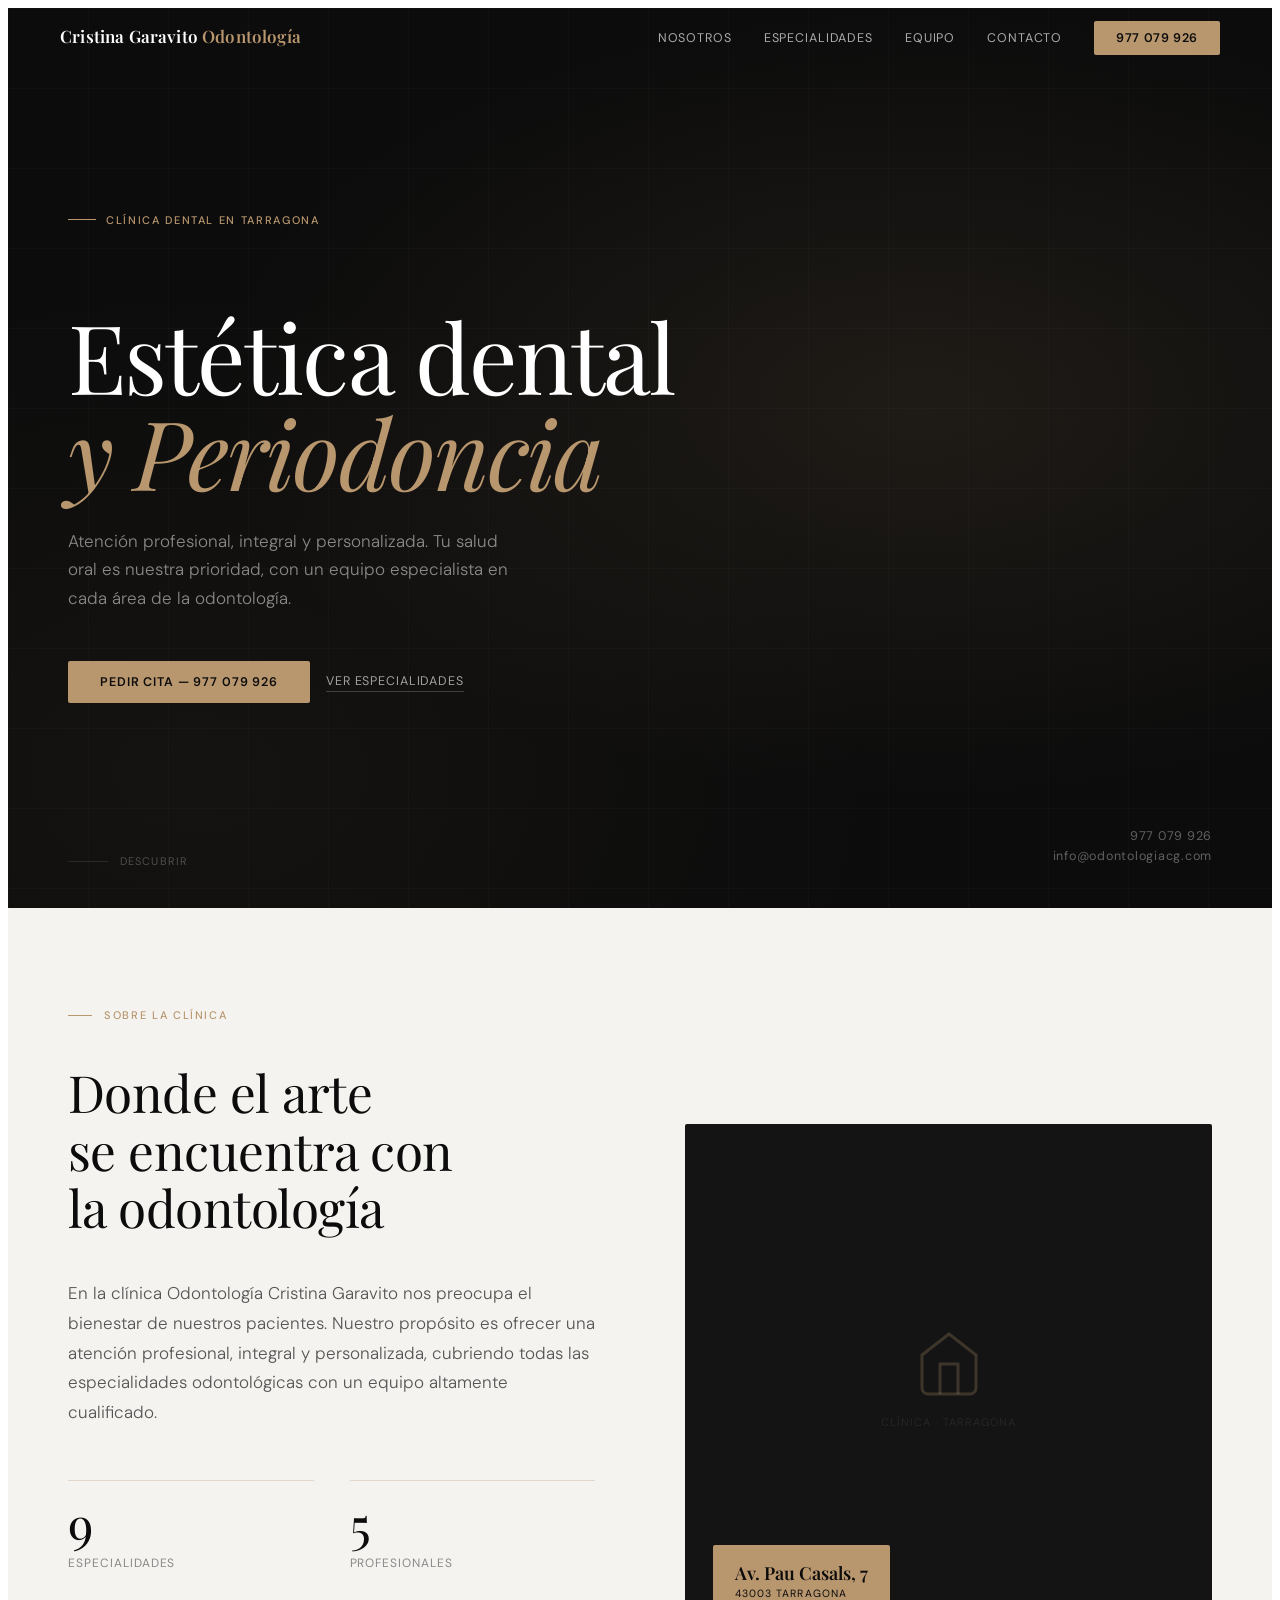
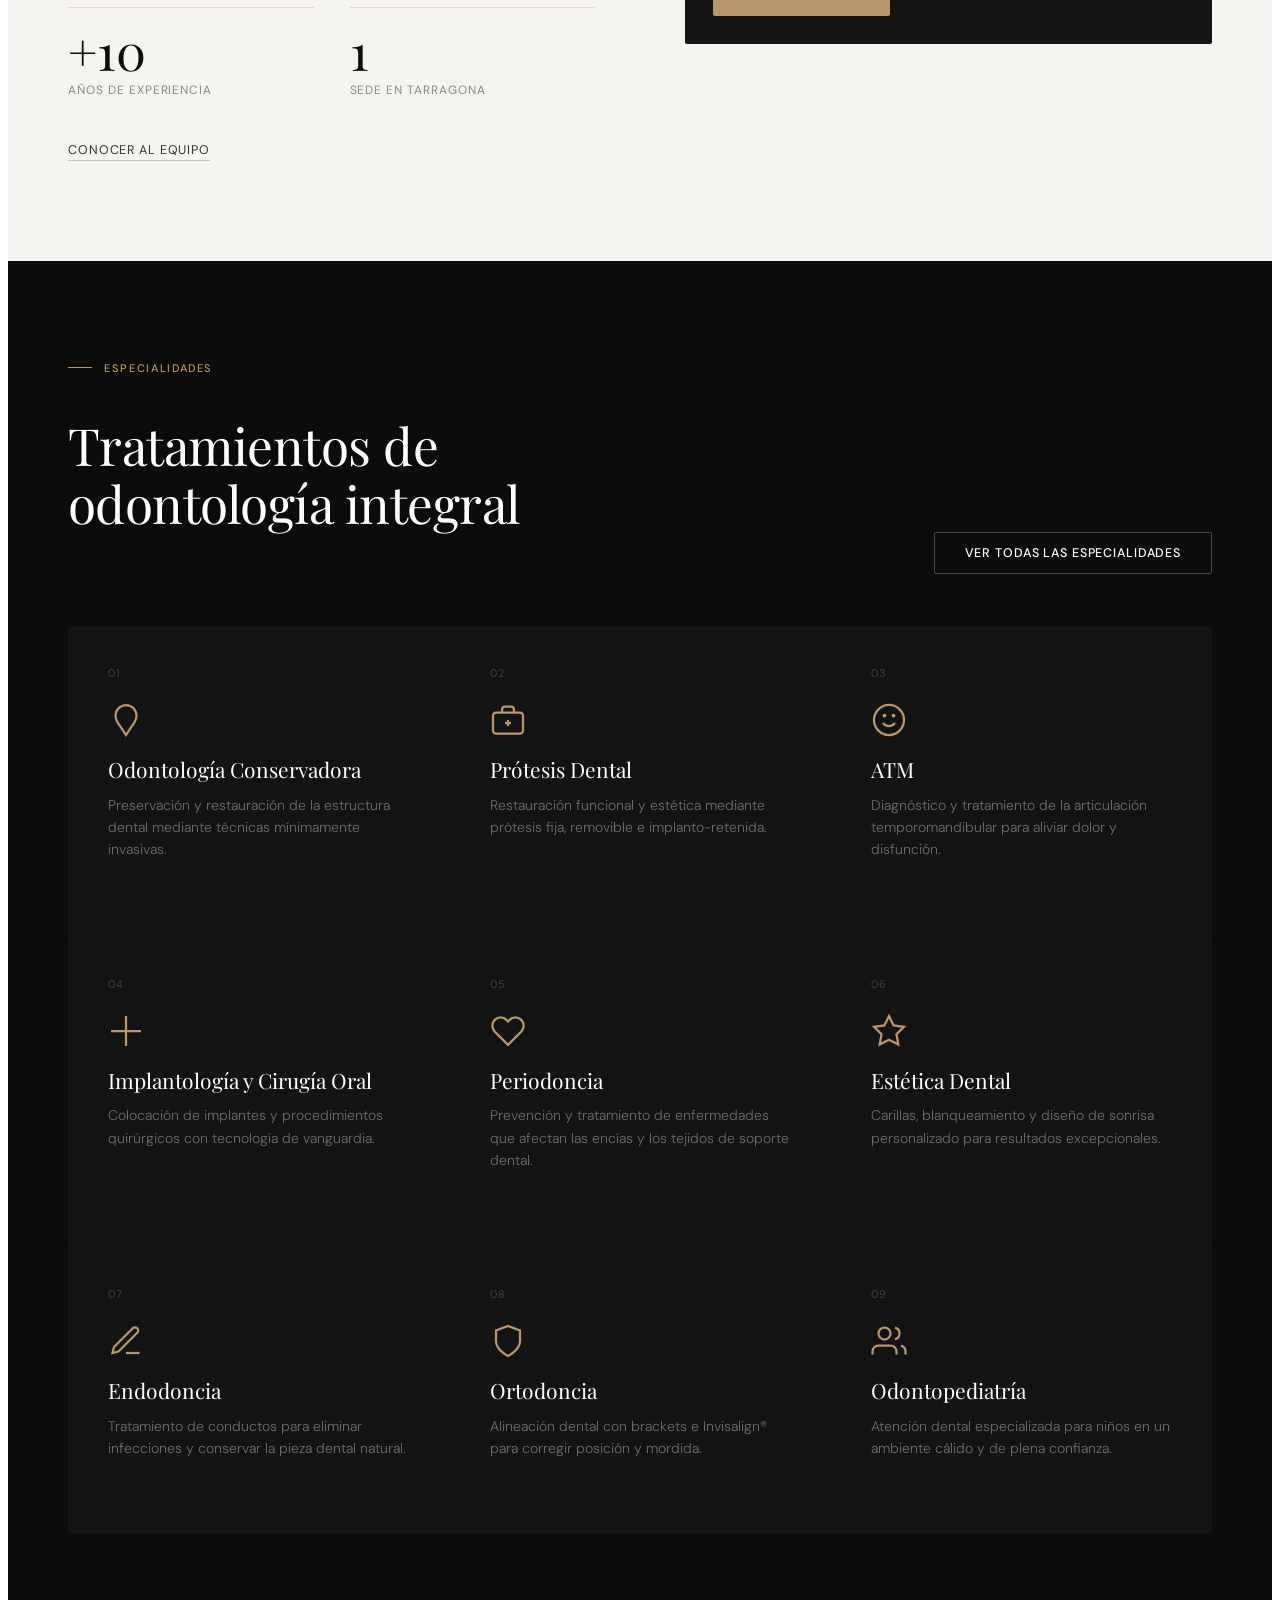
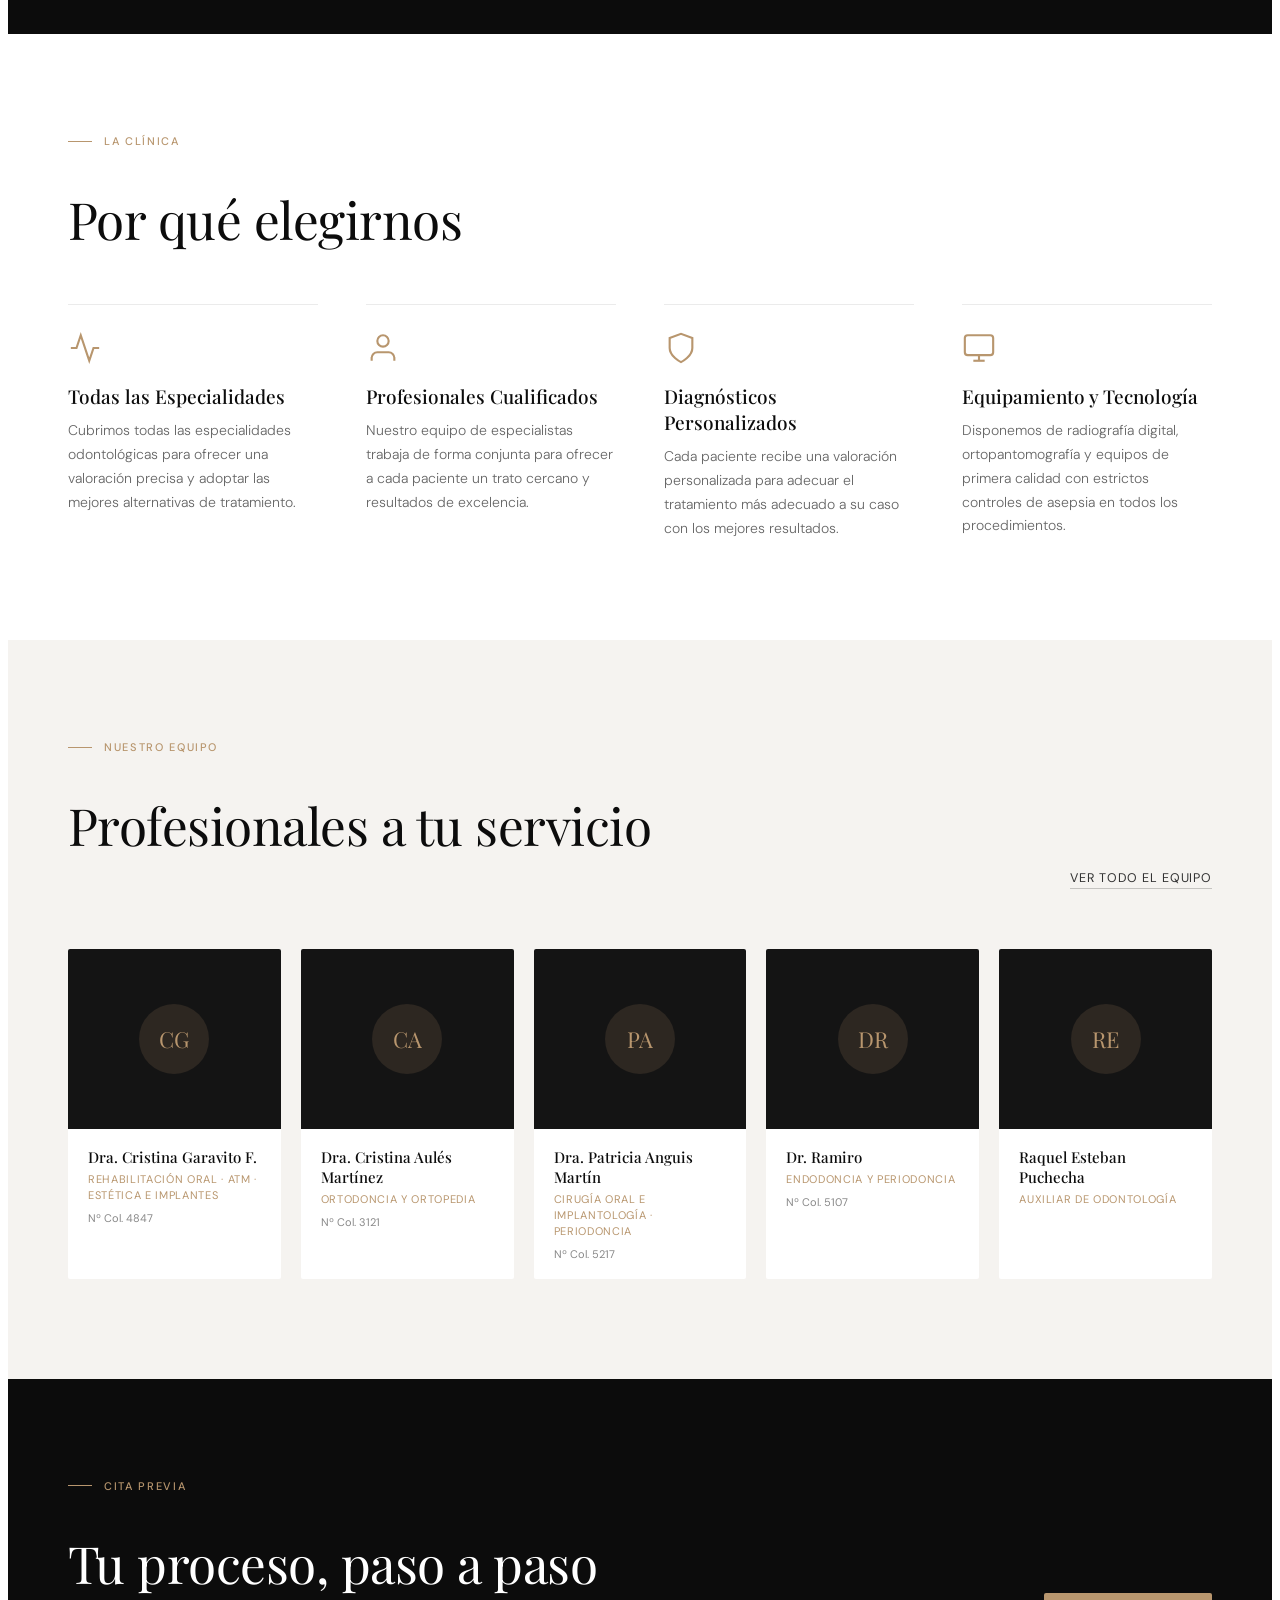
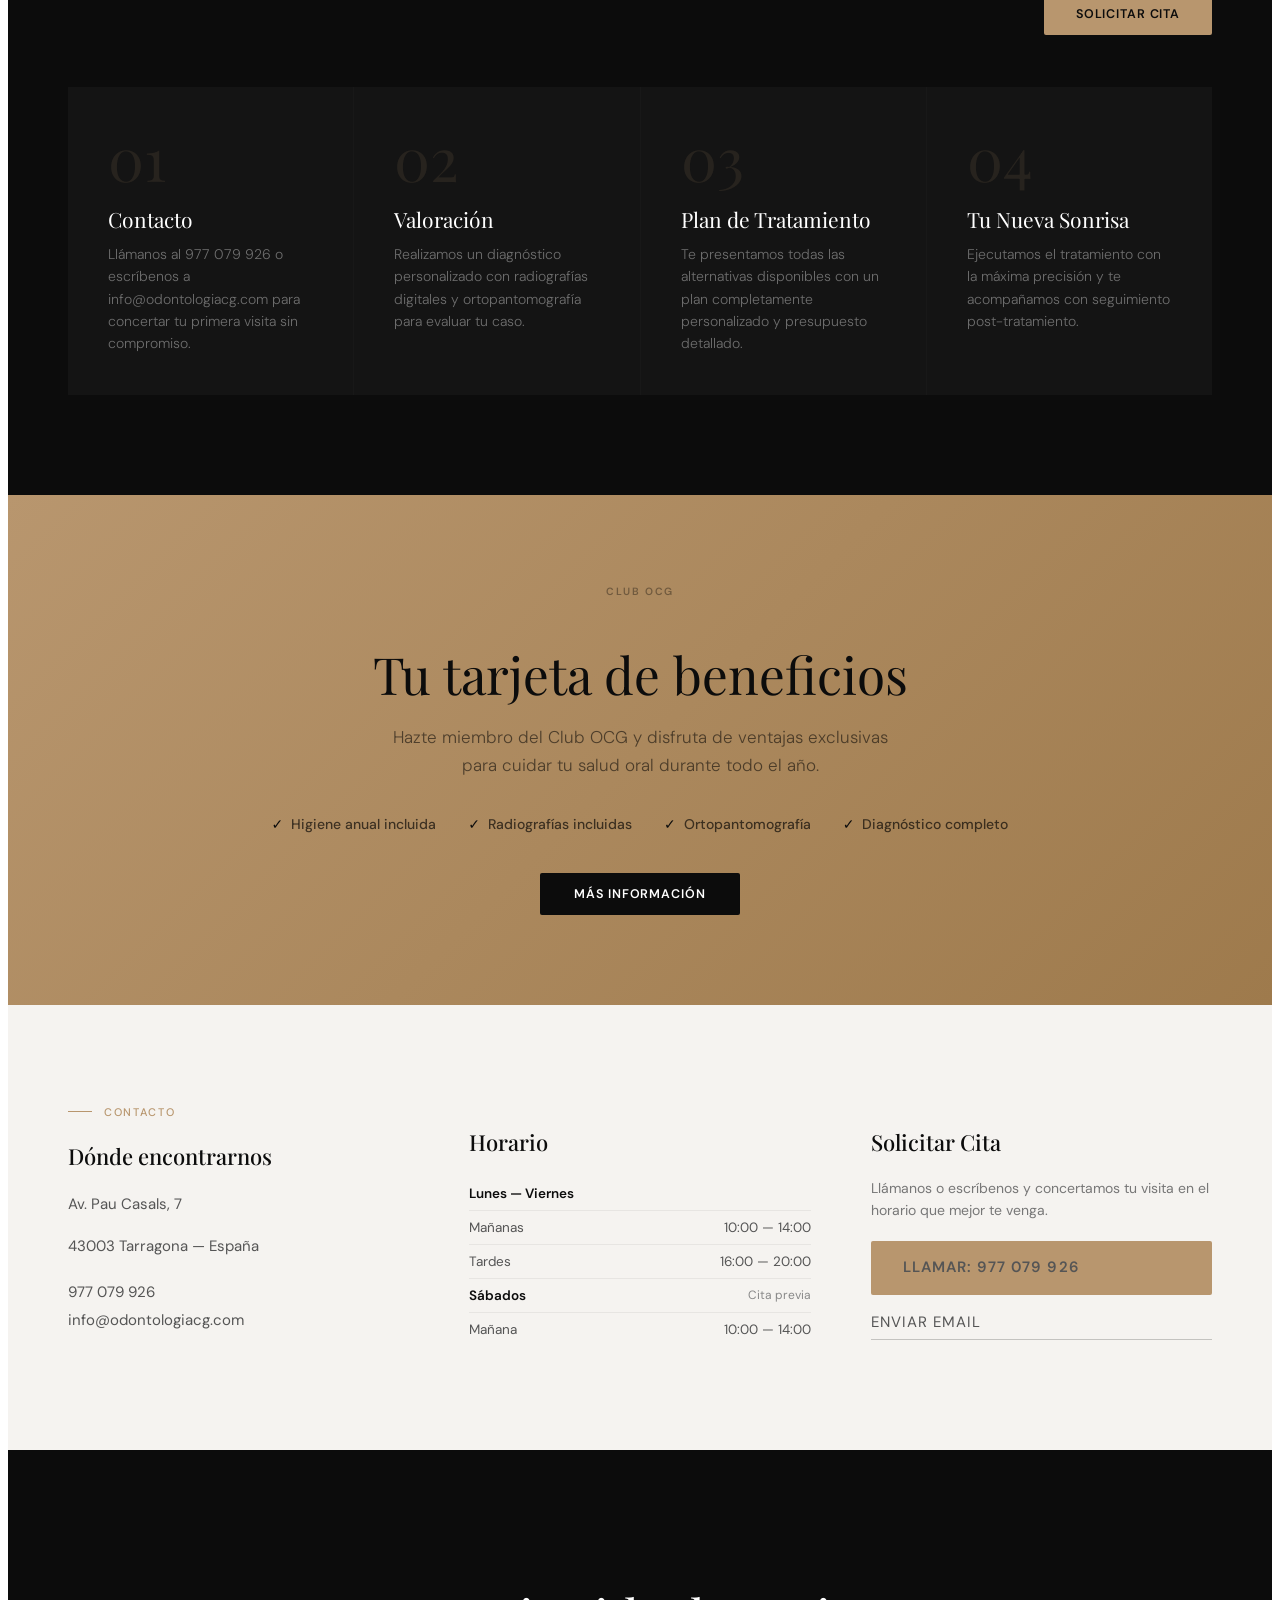
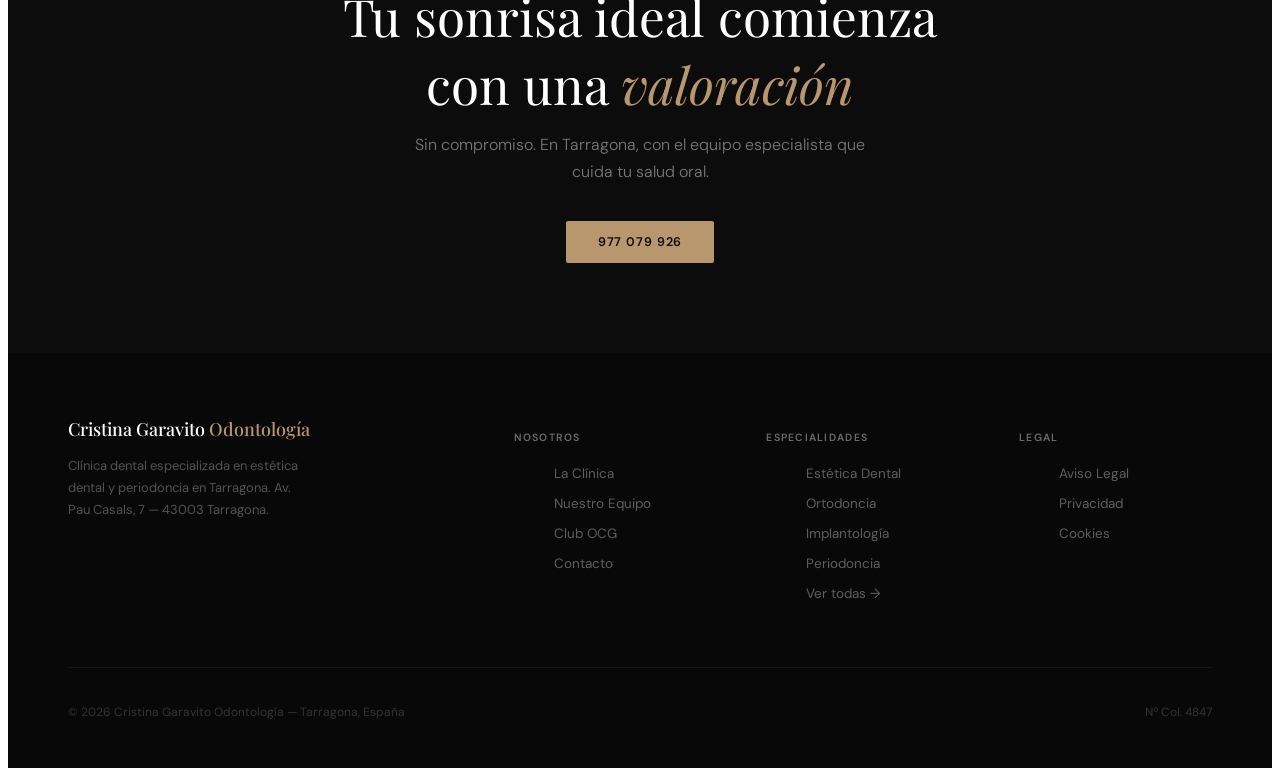
<file: index.html>
<!DOCTYPE html>
<html lang="es">
<head>
  <meta charset="UTF-8">
  <meta name="viewport" content="width=device-width, initial-scale=1.0">
  <title>Cristina Garavito Odontología | Estética Dental y Periodoncia en Tarragona</title>
  <meta name="description" content="Clínica dental en Tarragona especializada en estética dental y periodoncia. Cubrimos todas las especialidades odontológicas con un equipo altamente cualificado. Av. Pau Casals, 7.">
  <meta name="keywords" content="dentista tarragona, odontología tarragona, estética dental tarragona, periodoncia tarragona, implantes dentales tarragona, ortodoncia tarragona, clínica dental tarragona">
  <meta name="author" content="Cristina Garavito Odontología">
  <meta property="og:title" content="Cristina Garavito Odontología | Tarragona">
  <meta property="og:description" content="Clínica dental en Tarragona especializada en estética dental, periodoncia y todas las especialidades odontológicas.">
  <meta property="og:type" content="website">
  <meta property="og:url" content="https://www.odontologiacg.com">
  <link rel="canonical" href="https://www.odontologiacg.com">
  <link rel="preconnect" href="https://fonts.googleapis.com">
  <link rel="preconnect" href="https://fonts.gstatic.com" crossorigin>
  <link href="https://fonts.googleapis.com/css2?family=Playfair+Display:ital,wght@0,400;0,500;0,600;1,400&family=DM+Sans:wght@300;400;500;600&display=swap" rel="stylesheet">
  <link rel="stylesheet" href="css/shared.css">
  <style>
    /* ── HOME-ONLY STYLES ── */

    /* HERO */
    #inicio {
      position: relative;
      height: 100vh;
      min-height: 680px;
      display: flex;
      align-items: center;
      background: var(--black);
      overflow: hidden;
    }
    .hero-bg {
      position: absolute; inset: 0;
      background:
        radial-gradient(ellipse at 72% 44%, rgba(184,150,110,0.11) 0%, transparent 55%),
        radial-gradient(ellipse at 15% 85%, rgba(184,150,110,0.05) 0%, transparent 45%);
    }
    .hero-grid {
      position: absolute; inset: 0;
      background-image:
        linear-gradient(rgba(255,255,255,0.018) 1px, transparent 1px),
        linear-gradient(90deg, rgba(255,255,255,0.018) 1px, transparent 1px);
      background-size: 80px 80px;
    }
    .hero-content {
      position: relative; z-index: 2;
      padding: 0 60px;
      max-width: 820px;
    }
    .hero-tag {
      display: flex; align-items: center; gap: 10px;
      color: var(--gold);
      font-size: 11px; font-weight: 500;
      letter-spacing: 0.15em; text-transform: uppercase;
      margin-bottom: 32px;
    }
    .hero-tag::before {
      content: ''; display: block;
      width: 28px; height: 1px; background: var(--gold);
    }
    .hero-h1 {
      font-family: var(--serif);
      font-size: clamp(50px, 7.5vw, 100px);
      font-weight: 400;
      color: var(--white);
      line-height: 1.0;
      letter-spacing: -0.02em;
      margin-bottom: 28px;
    }
    .hero-h1 em { font-style: italic; color: var(--gold); }
    .hero-desc {
      font-size: 17px;
      color: rgba(255,255,255,0.5);
      line-height: 1.7; font-weight: 300;
      max-width: 460px; margin-bottom: 48px;
    }
    .hero-actions { display: flex; gap: 16px; align-items: center; flex-wrap: wrap; }
    .hero-scroll {
      position: absolute; bottom: 40px; left: 60px; z-index: 2;
      display: flex; align-items: center; gap: 12px;
      color: rgba(255,255,255,0.25); font-size: 11px;
      letter-spacing: 0.1em; text-transform: uppercase;
    }
    .scroll-line {
      width: 40px; height: 1px;
      background: rgba(255,255,255,0.1);
      position: relative; overflow: hidden;
    }
    .scroll-line::after {
      content: '';
      position: absolute; left: -100%; top: 0;
      width: 100%; height: 100%;
      background: var(--gold);
      animation: scrollAnim 2.2s ease infinite;
    }
    @keyframes scrollAnim { 0%{left:-100%} 100%{left:100%} }
    .hero-contact {
      position: absolute; bottom: 40px; right: 60px; z-index: 2;
      text-align: right;
    }
    .hero-contact a {
      display: block; color: rgba(255,255,255,0.35);
      font-size: 12.5px; letter-spacing: 0.06em; text-decoration: none;
      transition: color 0.2s; margin-bottom: 4px;
    }
    .hero-contact a:hover { color: var(--gold); }

    /* ABOUT */
    #nosotros {
      padding: 100px 60px;
      background: var(--off-white);
      display: grid;
      grid-template-columns: 1fr 1fr;
      gap: 90px;
      align-items: center;
    }
    .about-desc {
      font-size: 17px; color: #555; line-height: 1.75;
      margin-top: 24px; font-weight: 300;
    }
    .about-stats {
      display: grid; grid-template-columns: 1fr 1fr;
      gap: 36px; margin-top: 52px;
    }
    .stat { border-top: 1px solid rgba(184,150,110,0.3); padding-top: 18px; }
    .stat-num {
      font-family: var(--serif);
      font-size: 50px; font-weight: 400;
      color: var(--black); line-height: 1;
    }
    .stat-label {
      font-size: 12px; color: var(--gray);
      letter-spacing: 0.08em; text-transform: uppercase; margin-top: 6px;
    }
    .about-img {
      background: var(--dark);
      height: 520px; border-radius: 2px;
      display: flex; align-items: center; justify-content: center;
      position: relative; overflow: hidden;
    }
    .about-img-ph {
      text-align: center; color: rgba(255,255,255,0.1);
    }
    .about-badge {
      position: absolute; bottom: 28px; left: 28px;
      background: var(--gold); color: var(--black);
      padding: 16px 22px; border-radius: 2px;
    }
    .about-badge strong { display: block; font-family: var(--serif); font-size: 18px; font-weight: 600; }
    .about-badge span { display: block; font-size: 10.5px; letter-spacing: 0.1em; text-transform: uppercase; margin-top: 2px; }

    /* SERVICES */
    #servicios {
      background: var(--black);
      padding: 100px 60px;
    }
    .services-header {
      display: flex; justify-content: space-between;
      align-items: flex-end; margin-bottom: 52px;
    }
    .services-grid {
      display: grid; grid-template-columns: repeat(3, 1fr);
      gap: 1px; background: rgba(255,255,255,0.05);
    }
    .svc-card {
      background: var(--dark); padding: 40px;
      transition: background 0.25s;
      position: relative; overflow: hidden;
      text-decoration: none; display: block;
    }
    .svc-card:hover { background: var(--mid); }
    .svc-card::after {
      content: ''; position: absolute;
      bottom: 0; left: 0; width: 0; height: 1px;
      background: var(--gold); transition: width 0.4s;
    }
    .svc-card:hover::after { width: 100%; }
    .svc-num {
      display: block; font-size: 11px;
      color: rgba(184,150,110,0.35);
      letter-spacing: 0.1em; margin-bottom: 22px;
    }
    .svc-icon { width: 36px; height: 36px; color: var(--gold); margin-bottom: 18px; display: block; }
    .svc-name {
      font-family: var(--serif); font-size: 21px;
      color: var(--white); font-weight: 400;
      line-height: 1.3; margin-bottom: 10px;
    }
    .svc-desc { font-size: 14px; color: rgba(255,255,255,0.38); line-height: 1.6; font-weight: 300; }
    .svc-link {
      display: flex; align-items: center; gap: 6px;
      font-size: 11.5px; color: var(--gold);
      letter-spacing: 0.06em; text-transform: uppercase;
      margin-top: 20px; opacity: 0;
      transition: opacity 0.25s;
    }
    .svc-card:hover .svc-link { opacity: 1; }

    /* PILLARS */
    #clinica { padding: 100px 60px; background: var(--white); }
    .pillars-grid {
      display: grid; grid-template-columns: repeat(4, 1fr);
      gap: 48px; margin-top: 56px;
    }
    .pillar { border-top: 1px solid rgba(0,0,0,0.08); padding-top: 26px; }
    .pillar-icon { width: 34px; height: 34px; color: var(--gold); margin-bottom: 18px; display: block; }
    .pillar-title { font-family: var(--serif); font-size: 19px; font-weight: 500; color: var(--black); margin-bottom: 10px; }
    .pillar-desc { font-size: 14px; color: #666; line-height: 1.7; font-weight: 300; }

    /* TEAM TEASER */
    #equipo { padding: 100px 60px; background: var(--off-white); }
    .team-row {
      display: grid; grid-template-columns: repeat(5, 1fr);
      gap: 20px; margin-top: 52px;
    }
    .team-card {
      background: var(--white); border-radius: 2px;
      overflow: hidden; transition: transform 0.3s, box-shadow 0.3s;
      text-decoration: none; display: block;
    }
    .team-card:hover { transform: translateY(-4px); box-shadow: 0 16px 40px rgba(0,0,0,0.09); }
    .team-photo {
      height: 180px; background: var(--dark);
      display: flex; align-items: center; justify-content: center;
    }
    .team-initials {
      width: 70px; height: 70px; border-radius: 50%;
      background: rgba(184,150,110,0.15);
      display: flex; align-items: center; justify-content: center;
      font-family: var(--serif); font-size: 22px; color: var(--gold);
    }
    .team-info { padding: 18px 20px; }
    .team-name { font-family: var(--serif); font-size: 15px; color: var(--black); font-weight: 500; margin-bottom: 5px; }
    .team-role { font-size: 11px; color: var(--gold); letter-spacing: 0.06em; text-transform: uppercase; line-height: 1.45; }
    .team-col { font-size: 11px; color: var(--gray); margin-top: 7px; }

    /* PROCESS */
    #proceso { padding: 100px 60px; background: var(--black); }
    .process-header { display: flex; justify-content: space-between; align-items: flex-end; margin-bottom: 52px; }
    .process-grid {
      display: grid; grid-template-columns: repeat(4, 1fr);
      gap: 1px; background: rgba(255,255,255,0.05);
    }
    .step {
      background: var(--dark); padding: 40px;
    }
    .step-num {
      font-family: var(--serif); font-size: 60px;
      color: rgba(184,150,110,0.12); line-height: 1;
      font-weight: 400; margin-bottom: 18px;
    }
    .step-title { font-family: var(--serif); font-size: 21px; color: var(--white); font-weight: 400; margin-bottom: 10px; }
    .step-desc { font-size: 14px; color: rgba(255,255,255,0.38); line-height: 1.6; font-weight: 300; }

    /* CLUB OCG */
    #club {
      background: linear-gradient(135deg, var(--gold) 0%, #9e7a4c 100%);
      padding: 90px 60px; text-align: center;
    }
    .club-pre { font-size: 10.5px; font-weight: 600; letter-spacing: 0.15em; text-transform: uppercase; color: rgba(0,0,0,0.35); margin-bottom: 14px; }
    .club-title { font-family: var(--serif); font-size: clamp(36px, 4vw, 52px); color: var(--black); font-weight: 400; margin-bottom: 16px; }
    .club-desc { font-size: 17px; color: rgba(0,0,0,0.55); max-width: 520px; margin: 0 auto 36px; line-height: 1.6; font-weight: 300; }
    .club-benefits {
      display: flex; justify-content: center; gap: 32px;
      flex-wrap: wrap; margin-bottom: 40px;
    }
    .club-benefit {
      display: flex; align-items: center; gap: 8px;
      font-size: 14px; color: rgba(0,0,0,0.65); font-weight: 500;
    }
    .club-benefit::before { content: '✓'; font-weight: 700; color: var(--black); }
    .btn-dark-solid {
      display: inline-block; background: var(--black); color: var(--white);
      padding: 13px 34px; border-radius: 2px;
      font-size: 12.5px; font-weight: 600; letter-spacing: 0.07em;
      text-transform: uppercase; text-decoration: none;
      transition: background 0.2s;
    }
    .btn-dark-solid:hover { background: #2a2a2a; }

    /* CONTACT STRIP */
    #contacto {
      padding: 100px 60px; background: var(--off-white);
      display: grid; grid-template-columns: 1fr 1fr 1fr; gap: 60px;
    }
    .contact-block h3 {
      font-family: var(--serif); font-size: 22px;
      font-weight: 500; color: var(--black); margin-bottom: 20px;
    }
    .contact-block p, .contact-block a {
      font-size: 15px; color: #555; line-height: 1.85;
      text-decoration: none; display: block;
    }
    .contact-block a:hover { color: var(--gold); }
    .hours-row {
      display: flex; justify-content: space-between;
      font-size: 13.5px; color: #555;
      padding: 8px 0; border-bottom: 1px solid rgba(0,0,0,0.06);
    }
    .hours-row:last-child { border-bottom: none; }
    .hours-label { font-weight: 600; color: var(--black); }

    @media(max-width:1024px){
      #nosotros { grid-template-columns: 1fr; padding: 70px 24px; }
      #servicios, #clinica, #equipo, #proceso, #club, #contacto { padding: 70px 24px; }
      .services-grid { grid-template-columns: 1fr 1fr; }
      .pillars-grid { grid-template-columns: 1fr 1fr; }
      .team-row { grid-template-columns: repeat(3, 1fr); }
      .process-grid { grid-template-columns: 1fr 1fr; }
      #contacto { grid-template-columns: 1fr; }
      .hero-content { padding: 0 24px; }
      .hero-scroll, .hero-contact { display: none; }
      .services-header { flex-direction: column; align-items: flex-start; gap: 24px; }
      .process-header { flex-direction: column; align-items: flex-start; gap: 24px; }
    }
    @media(max-width:640px){
      .services-grid { grid-template-columns: 1fr; }
      .pillars-grid { grid-template-columns: 1fr; }
      .team-row { grid-template-columns: 1fr 1fr; }
      .process-grid { grid-template-columns: 1fr; }
    }
  </style>
</head>
<body>

<!-- ── NAV ── -->
<nav id="nav">
  <a href="index.html" class="nav-logo">Cristina Garavito <span>Odontología</span></a>
  <ul class="nav-links">
    <li><a href="#nosotros">Nosotros</a></li>
    <li><a href="especialidades.html">Especialidades</a></li>
    <li><a href="equipo.html">Equipo</a></li>
    <li><a href="contacto.html">Contacto</a></li>
    <li><a href="tel:977079926" class="nav-cta">977 079 926</a></li>
  </ul>
</nav>

<!-- ── HERO ── -->
<section id="inicio">
  <div class="hero-bg"></div>
  <div class="hero-grid"></div>
  <div class="hero-content">
    <div class="hero-tag">Clínica dental en Tarragona</div>
    <h1 class="hero-h1">Estética dental<br><em>y Periodoncia</em></h1>
    <p class="hero-desc">
      Atención profesional, integral y personalizada. Tu salud oral es nuestra prioridad, con un equipo especialista en cada área de la odontología.
    </p>
    <div class="hero-actions">
      <a href="tel:977079926" class="btn-primary">Pedir Cita — 977 079 926</a>
      <a href="especialidades.html" class="btn-ghost">Ver Especialidades</a>
    </div>
  </div>
  <div class="hero-scroll"><span class="scroll-line"></span>Descubrir</div>
  <div class="hero-contact">
    <a href="tel:977079926">977 079 926</a>
    <a href="mailto:info@odontologiacg.com">info@odontologiacg.com</a>
  </div>
</section>

<!-- ── SOBRE NOSOTROS ── -->
<section id="nosotros">
  <div class="about-text">
    <div class="section-tag">Sobre la Clínica</div>
    <h2 class="section-title">Donde el arte<br>se encuentra con<br>la odontología</h2>
    <p class="about-desc">
      En la clínica Odontología Cristina Garavito nos preocupa el bienestar de nuestros pacientes. Nuestro propósito es ofrecer una atención profesional, integral y personalizada, cubriendo todas las especialidades odontológicas con un equipo altamente cualificado.
    </p>
    <div class="about-stats">
      <div class="stat">
        <div class="stat-num" data-target="9">9</div>
        <div class="stat-label">Especialidades</div>
      </div>
      <div class="stat">
        <div class="stat-num" data-target="5">5</div>
        <div class="stat-label">Profesionales</div>
      </div>
      <div class="stat">
        <div class="stat-num">+10</div>
        <div class="stat-label">Años de experiencia</div>
      </div>
      <div class="stat">
        <div class="stat-num">1</div>
        <div class="stat-label">Sede en Tarragona</div>
      </div>
    </div>
    <div style="margin-top:40px">
      <a href="equipo.html" class="btn-ghost-dark">Conocer al equipo</a>
    </div>
  </div>
  <div class="about-img">
    <div class="about-img-ph">
      <svg width="72" height="72" viewBox="0 0 24 24" fill="none" stroke="rgba(184,150,110,0.25)" stroke-width="1">
        <path d="M3 9l9-7 9 7v11a2 2 0 0 1-2 2H5a2 2 0 0 1-2-2z"/><polyline points="9 22 9 12 15 12 15 22"/>
      </svg>
      <p style="font-size:11px;letter-spacing:0.1em;text-transform:uppercase;margin-top:10px;color:rgba(255,255,255,0.08)">Clínica · Tarragona</p>
    </div>
    <div class="about-badge">
      <strong>Av. Pau Casals, 7</strong>
      <span>43003 Tarragona</span>
    </div>
  </div>
</section>

<!-- ── ESPECIALIDADES ── -->
<section id="servicios">
  <div class="services-header">
    <div>
      <div class="section-tag">Especialidades</div>
      <h2 class="section-title light">Tratamientos de<br>odontología integral</h2>
    </div>
    <a href="especialidades.html" class="btn-outline">Ver todas las especialidades</a>
  </div>
  <div class="services-grid">

    <a href="especialidades/odontologia-conservadora.html" class="svc-card">
      <span class="svc-num">01</span>
      <svg class="svc-icon" viewBox="0 0 24 24" fill="none" stroke="currentColor" stroke-width="1.5"><path d="M12 2C8 2 5 5.5 5 9c0 2.5 1.5 5 3 7l4 6 4-6c1.5-2 3-4.5 3-7 0-3.5-3-7-7-7z"/></svg>
      <div class="svc-name">Odontología Conservadora</div>
      <div class="svc-desc">Preservación y restauración de la estructura dental mediante técnicas mínimamente invasivas.</div>
      <div class="svc-link">Saber más <span>→</span></div>
    </a>

    <a href="especialidades/protesis-dental.html" class="svc-card">
      <span class="svc-num">02</span>
      <svg class="svc-icon" viewBox="0 0 24 24" fill="none" stroke="currentColor" stroke-width="1.5"><rect x="2" y="7" width="20" height="14" rx="2"/><path d="M16 7V5a2 2 0 0 0-2-2h-4a2 2 0 0 0-2 2v2"/><line x1="12" y1="12" x2="12" y2="16"/><line x1="10" y1="14" x2="14" y2="14"/></svg>
      <div class="svc-name">Prótesis Dental</div>
      <div class="svc-desc">Restauración funcional y estética mediante prótesis fija, removible e implanto-retenida.</div>
      <div class="svc-link">Saber más <span>→</span></div>
    </a>

    <a href="especialidades/atm.html" class="svc-card">
      <span class="svc-num">03</span>
      <svg class="svc-icon" viewBox="0 0 24 24" fill="none" stroke="currentColor" stroke-width="1.5"><circle cx="12" cy="12" r="10"/><path d="M8 14s1.5 2 4 2 4-2 4-2"/><line x1="9" y1="9" x2="9.01" y2="9" stroke-linecap="round" stroke-width="2.5"/><line x1="15" y1="9" x2="15.01" y2="9" stroke-linecap="round" stroke-width="2.5"/></svg>
      <div class="svc-name">ATM</div>
      <div class="svc-desc">Diagnóstico y tratamiento de la articulación temporomandibular para aliviar dolor y disfunción.</div>
      <div class="svc-link">Saber más <span>→</span></div>
    </a>

    <a href="especialidades/implantologia.html" class="svc-card">
      <span class="svc-num">04</span>
      <svg class="svc-icon" viewBox="0 0 24 24" fill="none" stroke="currentColor" stroke-width="1.5"><path d="M12 22V12m0 0V2m0 10H2m10 0h10"/></svg>
      <div class="svc-name">Implantología y Cirugía Oral</div>
      <div class="svc-desc">Colocación de implantes y procedimientos quirúrgicos con tecnología de vanguardia.</div>
      <div class="svc-link">Saber más <span>→</span></div>
    </a>

    <a href="especialidades/periodoncia.html" class="svc-card">
      <span class="svc-num">05</span>
      <svg class="svc-icon" viewBox="0 0 24 24" fill="none" stroke="currentColor" stroke-width="1.5"><path d="M20.84 4.61a5.5 5.5 0 0 0-7.78 0L12 5.67l-1.06-1.06a5.5 5.5 0 0 0-7.78 7.78l1.06 1.06L12 21.23l7.78-7.78 1.06-1.06a5.5 5.5 0 0 0 0-7.78z"/></svg>
      <div class="svc-name">Periodoncia</div>
      <div class="svc-desc">Prevención y tratamiento de enfermedades que afectan las encías y los tejidos de soporte dental.</div>
      <div class="svc-link">Saber más <span>→</span></div>
    </a>

    <a href="especialidades/estetica-dental.html" class="svc-card">
      <span class="svc-num">06</span>
      <svg class="svc-icon" viewBox="0 0 24 24" fill="none" stroke="currentColor" stroke-width="1.5"><polygon points="12 2 15.09 8.26 22 9.27 17 14.14 18.18 21.02 12 17.77 5.82 21.02 7 14.14 2 9.27 8.91 8.26 12 2"/></svg>
      <div class="svc-name">Estética Dental</div>
      <div class="svc-desc">Carillas, blanqueamiento y diseño de sonrisa personalizado para resultados excepcionales.</div>
      <div class="svc-link">Saber más <span>→</span></div>
    </a>

    <a href="especialidades/endodoncia.html" class="svc-card">
      <span class="svc-num">07</span>
      <svg class="svc-icon" viewBox="0 0 24 24" fill="none" stroke="currentColor" stroke-width="1.5"><path d="M12 20h9"/><path d="M16.5 3.5a2.121 2.121 0 0 1 3 3L7 19l-4 1 1-4L16.5 3.5z"/></svg>
      <div class="svc-name">Endodoncia</div>
      <div class="svc-desc">Tratamiento de conductos para eliminar infecciones y conservar la pieza dental natural.</div>
      <div class="svc-link">Saber más <span>→</span></div>
    </a>

    <a href="especialidades/ortodoncia.html" class="svc-card">
      <span class="svc-num">08</span>
      <svg class="svc-icon" viewBox="0 0 24 24" fill="none" stroke="currentColor" stroke-width="1.5"><path d="M12 22s8-4 8-10V5l-8-3-8 3v7c0 6 8 10 8 10z"/></svg>
      <div class="svc-name">Ortodoncia</div>
      <div class="svc-desc">Alineación dental con brackets e Invisalign® para corregir posición y mordida.</div>
      <div class="svc-link">Saber más <span>→</span></div>
    </a>

    <a href="especialidades/odontopediatria.html" class="svc-card">
      <span class="svc-num">09</span>
      <svg class="svc-icon" viewBox="0 0 24 24" fill="none" stroke="currentColor" stroke-width="1.5"><path d="M17 21v-2a4 4 0 0 0-4-4H5a4 4 0 0 0-4 4v2"/><circle cx="9" cy="7" r="4"/><path d="M23 21v-2a4 4 0 0 0-3-3.87"/><path d="M16 3.13a4 4 0 0 1 0 7.75"/></svg>
      <div class="svc-name">Odontopediatría</div>
      <div class="svc-desc">Atención dental especializada para niños en un ambiente cálido y de plena confianza.</div>
      <div class="svc-link">Saber más <span>→</span></div>
    </a>

  </div>
</section>

<!-- ── POR QUÉ ELEGIRNOS ── -->
<section id="clinica">
  <div class="section-tag">La Clínica</div>
  <h2 class="section-title">Por qué elegirnos</h2>
  <div class="pillars-grid">
    <div class="pillar">
      <svg class="pillar-icon" viewBox="0 0 24 24" fill="none" stroke="currentColor" stroke-width="1.5"><polyline points="22 12 18 12 15 21 9 3 6 12 2 12"/></svg>
      <div class="pillar-title">Todas las Especialidades</div>
      <div class="pillar-desc">Cubrimos todas las especialidades odontológicas para ofrecer una valoración precisa y adoptar las mejores alternativas de tratamiento.</div>
    </div>
    <div class="pillar">
      <svg class="pillar-icon" viewBox="0 0 24 24" fill="none" stroke="currentColor" stroke-width="1.5"><path d="M20 21v-2a4 4 0 0 0-4-4H8a4 4 0 0 0-4 4v2"/><circle cx="12" cy="7" r="4"/></svg>
      <div class="pillar-title">Profesionales Cualificados</div>
      <div class="pillar-desc">Nuestro equipo de especialistas trabaja de forma conjunta para ofrecer a cada paciente un trato cercano y resultados de excelencia.</div>
    </div>
    <div class="pillar">
      <svg class="pillar-icon" viewBox="0 0 24 24" fill="none" stroke="currentColor" stroke-width="1.5"><path d="M12 22s8-4 8-10V5l-8-3-8 3v7c0 6 8 10 8 10z"/></svg>
      <div class="pillar-title">Diagnósticos Personalizados</div>
      <div class="pillar-desc">Cada paciente recibe una valoración personalizada para adecuar el tratamiento más adecuado a su caso con los mejores resultados.</div>
    </div>
    <div class="pillar">
      <svg class="pillar-icon" viewBox="0 0 24 24" fill="none" stroke="currentColor" stroke-width="1.5"><rect x="2" y="3" width="20" height="14" rx="2"/><line x1="8" y1="21" x2="16" y2="21"/><line x1="12" y1="17" x2="12" y2="21"/></svg>
      <div class="pillar-title">Equipamiento y Tecnología</div>
      <div class="pillar-desc">Disponemos de radiografía digital, ortopantomografía y equipos de primera calidad con estrictos controles de asepsia en todos los procedimientos.</div>
    </div>
  </div>
</section>

<!-- ── EQUIPO ── -->
<section id="equipo">
  <div style="display:flex;justify-content:space-between;align-items:flex-end;margin-bottom:0">
    <div>
      <div class="section-tag">Nuestro Equipo</div>
      <h2 class="section-title">Profesionales a tu servicio</h2>
    </div>
    <a href="equipo.html" class="btn-ghost-dark" style="margin-bottom:8px">Ver todo el equipo</a>
  </div>
  <div class="team-row">
    <a href="equipo.html" class="team-card">
      <div class="team-photo"><div class="team-initials">CG</div></div>
      <div class="team-info">
        <div class="team-name">Dra. Cristina Garavito F.</div>
        <div class="team-role">Rehabilitación Oral · ATM · Estética e Implantes</div>
        <div class="team-col">Nº Col. 4847</div>
      </div>
    </a>
    <a href="equipo.html" class="team-card">
      <div class="team-photo"><div class="team-initials">CA</div></div>
      <div class="team-info">
        <div class="team-name">Dra. Cristina Aulés Martínez</div>
        <div class="team-role">Ortodoncia y Ortopedia</div>
        <div class="team-col">Nº Col. 3121</div>
      </div>
    </a>
    <a href="equipo.html" class="team-card">
      <div class="team-photo"><div class="team-initials">PA</div></div>
      <div class="team-info">
        <div class="team-name">Dra. Patricia Anguis Martín</div>
        <div class="team-role">Cirugía Oral e Implantología · Periodoncia</div>
        <div class="team-col">Nº Col. 5217</div>
      </div>
    </a>
    <a href="equipo.html" class="team-card">
      <div class="team-photo"><div class="team-initials">DR</div></div>
      <div class="team-info">
        <div class="team-name">Dr. Ramiro</div>
        <div class="team-role">Endodoncia y Periodoncia</div>
        <div class="team-col">Nº Col. 5107</div>
      </div>
    </a>
    <a href="equipo.html" class="team-card">
      <div class="team-photo"><div class="team-initials">RE</div></div>
      <div class="team-info">
        <div class="team-name">Raquel Esteban Puchecha</div>
        <div class="team-role">Auxiliar de Odontología</div>
      </div>
    </a>
  </div>
</section>

<!-- ── PROCESO ── -->
<section id="proceso">
  <div class="process-header">
    <div>
      <div class="section-tag">Cita Previa</div>
      <h2 class="section-title light">Tu proceso, paso a paso</h2>
    </div>
    <a href="contacto.html" class="btn-primary">Solicitar Cita</a>
  </div>
  <div class="process-grid">
    <div class="step">
      <div class="step-num">01</div>
      <div class="step-title">Contacto</div>
      <div class="step-desc">Llámanos al 977 079 926 o escríbenos a info@odontologiacg.com para concertar tu primera visita sin compromiso.</div>
    </div>
    <div class="step">
      <div class="step-num">02</div>
      <div class="step-title">Valoración</div>
      <div class="step-desc">Realizamos un diagnóstico personalizado con radiografías digitales y ortopantomografía para evaluar tu caso.</div>
    </div>
    <div class="step">
      <div class="step-num">03</div>
      <div class="step-title">Plan de Tratamiento</div>
      <div class="step-desc">Te presentamos todas las alternativas disponibles con un plan completamente personalizado y presupuesto detallado.</div>
    </div>
    <div class="step">
      <div class="step-num">04</div>
      <div class="step-title">Tu Nueva Sonrisa</div>
      <div class="step-desc">Ejecutamos el tratamiento con la máxima precisión y te acompañamos con seguimiento post-tratamiento.</div>
    </div>
  </div>
</section>

<!-- ── CLUB OCG ── -->
<section id="club">
  <div class="club-pre">Club OCG</div>
  <h2 class="club-title">Tu tarjeta de beneficios</h2>
  <p class="club-desc">Hazte miembro del Club OCG y disfruta de ventajas exclusivas para cuidar tu salud oral durante todo el año.</p>
  <div class="club-benefits">
    <div class="club-benefit">Higiene anual incluida</div>
    <div class="club-benefit">Radiografías incluidas</div>
    <div class="club-benefit">Ortopantomografía</div>
    <div class="club-benefit">Diagnóstico completo</div>
  </div>
  <a href="contacto.html" class="btn-dark-solid">Más Información</a>
</section>

<!-- ── CONTACTO STRIP ── -->
<section id="contacto">
  <div class="contact-block">
    <div class="section-tag">Contacto</div>
    <h3>Dónde encontrarnos</h3>
    <p>Av. Pau Casals, 7</p>
    <p>43003 Tarragona — España</p>
    <p style="margin-top:18px">
      <a href="tel:977079926">977 079 926</a>
      <a href="mailto:info@odontologiacg.com">info@odontologiacg.com</a>
    </p>
  </div>
  <div class="contact-block">
    <h3>Horario</h3>
    <div class="hours-row"><span class="hours-label">Lunes — Viernes</span></div>
    <div class="hours-row"><span>Mañanas</span><span>10:00 — 14:00</span></div>
    <div class="hours-row"><span>Tardes</span><span>16:00 — 20:00</span></div>
    <div class="hours-row"><span class="hours-label">Sábados</span><span style="font-size:12px;color:var(--gray)">Cita previa</span></div>
    <div class="hours-row"><span>Mañana</span><span>10:00 — 14:00</span></div>
  </div>
  <div class="contact-block">
    <h3>Solicitar Cita</h3>
    <p style="font-size:14px;color:#777;margin-bottom:20px;line-height:1.6">Llámanos o escríbenos y concertamos tu visita en el horario que mejor te venga.</p>
    <a href="tel:977079926" class="btn-primary" style="margin-bottom:14px">Llamar: 977 079 926</a>
    <div style="margin-top:14px">
      <a href="mailto:info@odontologiacg.com" class="btn-ghost-dark">Enviar email</a>
    </div>
  </div>
</section>

<!-- ── CTA ── -->
<section class="cta-banner">
  <h2>Tu sonrisa ideal comienza<br>con una <em>valoración</em></h2>
  <p>Sin compromiso. En Tarragona, con el equipo especialista que cuida tu salud oral.</p>
  <a href="tel:977079926" class="btn-primary">977 079 926</a>
</section>

<!-- ── FOOTER ── -->
<footer>
  <div class="footer-top">
    <div class="footer-brand">
      <a href="index.html" class="logo">Cristina Garavito <span>Odontología</span></a>
      <p>Clínica dental especializada en estética dental y periodoncia en Tarragona. Av. Pau Casals, 7 — 43003 Tarragona.</p>
    </div>
    <div class="footer-col">
      <h4>Nosotros</h4>
      <ul>
        <li><a href="#nosotros">La Clínica</a></li>
        <li><a href="equipo.html">Nuestro Equipo</a></li>
        <li><a href="#club">Club OCG</a></li>
        <li><a href="contacto.html">Contacto</a></li>
      </ul>
    </div>
    <div class="footer-col">
      <h4>Especialidades</h4>
      <ul>
        <li><a href="especialidades/estetica-dental.html">Estética Dental</a></li>
        <li><a href="especialidades/ortodoncia.html">Ortodoncia</a></li>
        <li><a href="especialidades/implantologia.html">Implantología</a></li>
        <li><a href="especialidades/periodoncia.html">Periodoncia</a></li>
        <li><a href="especialidades.html">Ver todas →</a></li>
      </ul>
    </div>
    <div class="footer-col">
      <h4>Legal</h4>
      <ul>
        <li><a href="https://www.odontologiacg.com/aviso-legal/">Aviso Legal</a></li>
        <li><a href="https://www.odontologiacg.com/politica-de-privacidad/">Privacidad</a></li>
        <li><a href="https://www.odontologiacg.com/uso-de-cookies/">Cookies</a></li>
      </ul>
    </div>
  </div>
  <div class="footer-bottom">
    <p>© 2026 Cristina Garavito Odontología — Tarragona, España</p>
    <p>Nº Col. 4847</p>
  </div>
</footer>

<script>
  // Nav scroll
  const nav = document.getElementById('nav');
  window.addEventListener('scroll', () => {
    nav.classList.toggle('scrolled', window.scrollY > 60);
  }, { passive: true });

  // Counter animation
  const counters = document.querySelectorAll('[data-target]');
  const io = new IntersectionObserver((entries) => {
    entries.forEach(e => {
      if (!e.isIntersecting) return;
      const el = e.target;
      const target = +el.dataset.target;
      let start = null;
      const dur = 1000;
      const step = (ts) => {
        if (!start) start = ts;
        const p = Math.min((ts - start) / dur, 1);
        el.textContent = Math.floor(p * target);
        if (p < 1) requestAnimationFrame(step);
        else el.textContent = target;
      };
      requestAnimationFrame(step);
      io.unobserve(el);
    });
  }, { threshold: 0.5 });
  counters.forEach(c => io.observe(c));

  // FAQ (shared)
  document.querySelectorAll('.faq-q').forEach(q => {
    q.addEventListener('click', () => {
      const item = q.closest('.faq-item');
      item.classList.toggle('open');
    });
  });
</script>
</body>
</html>
</file>
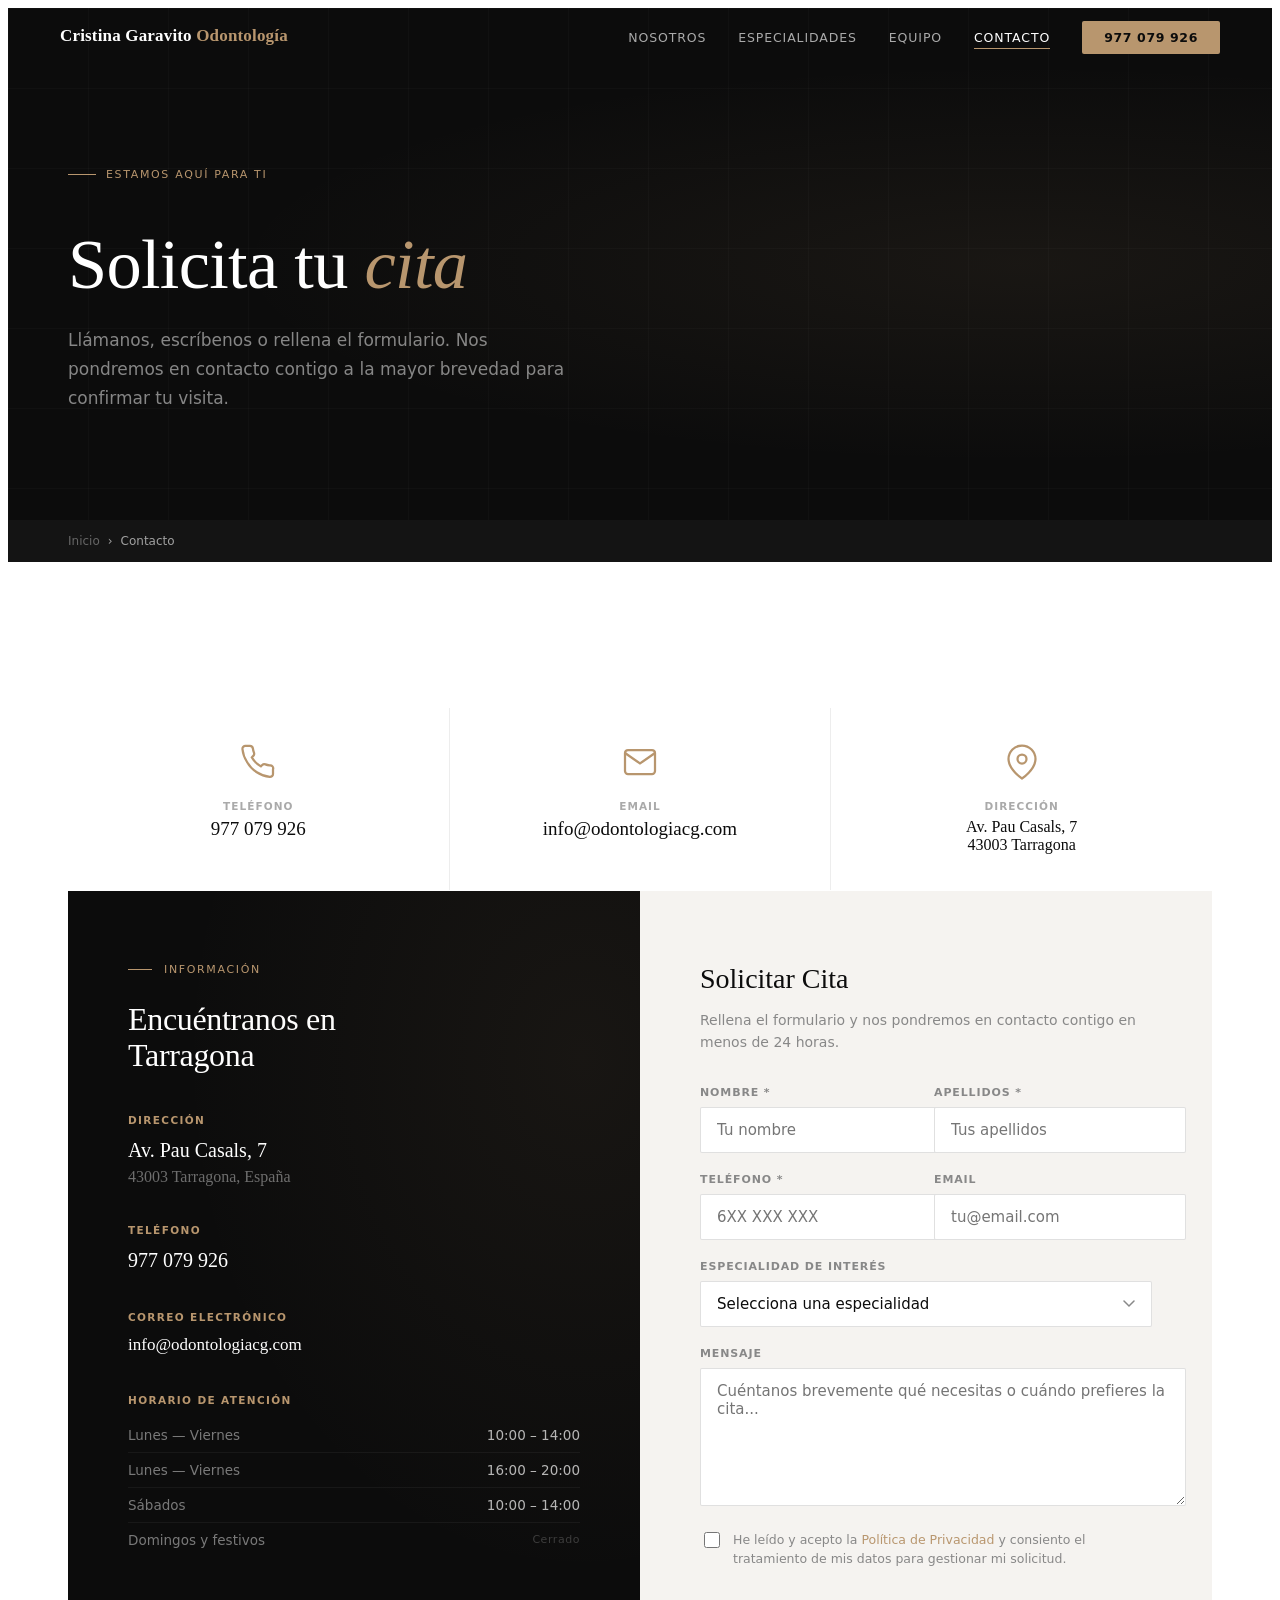
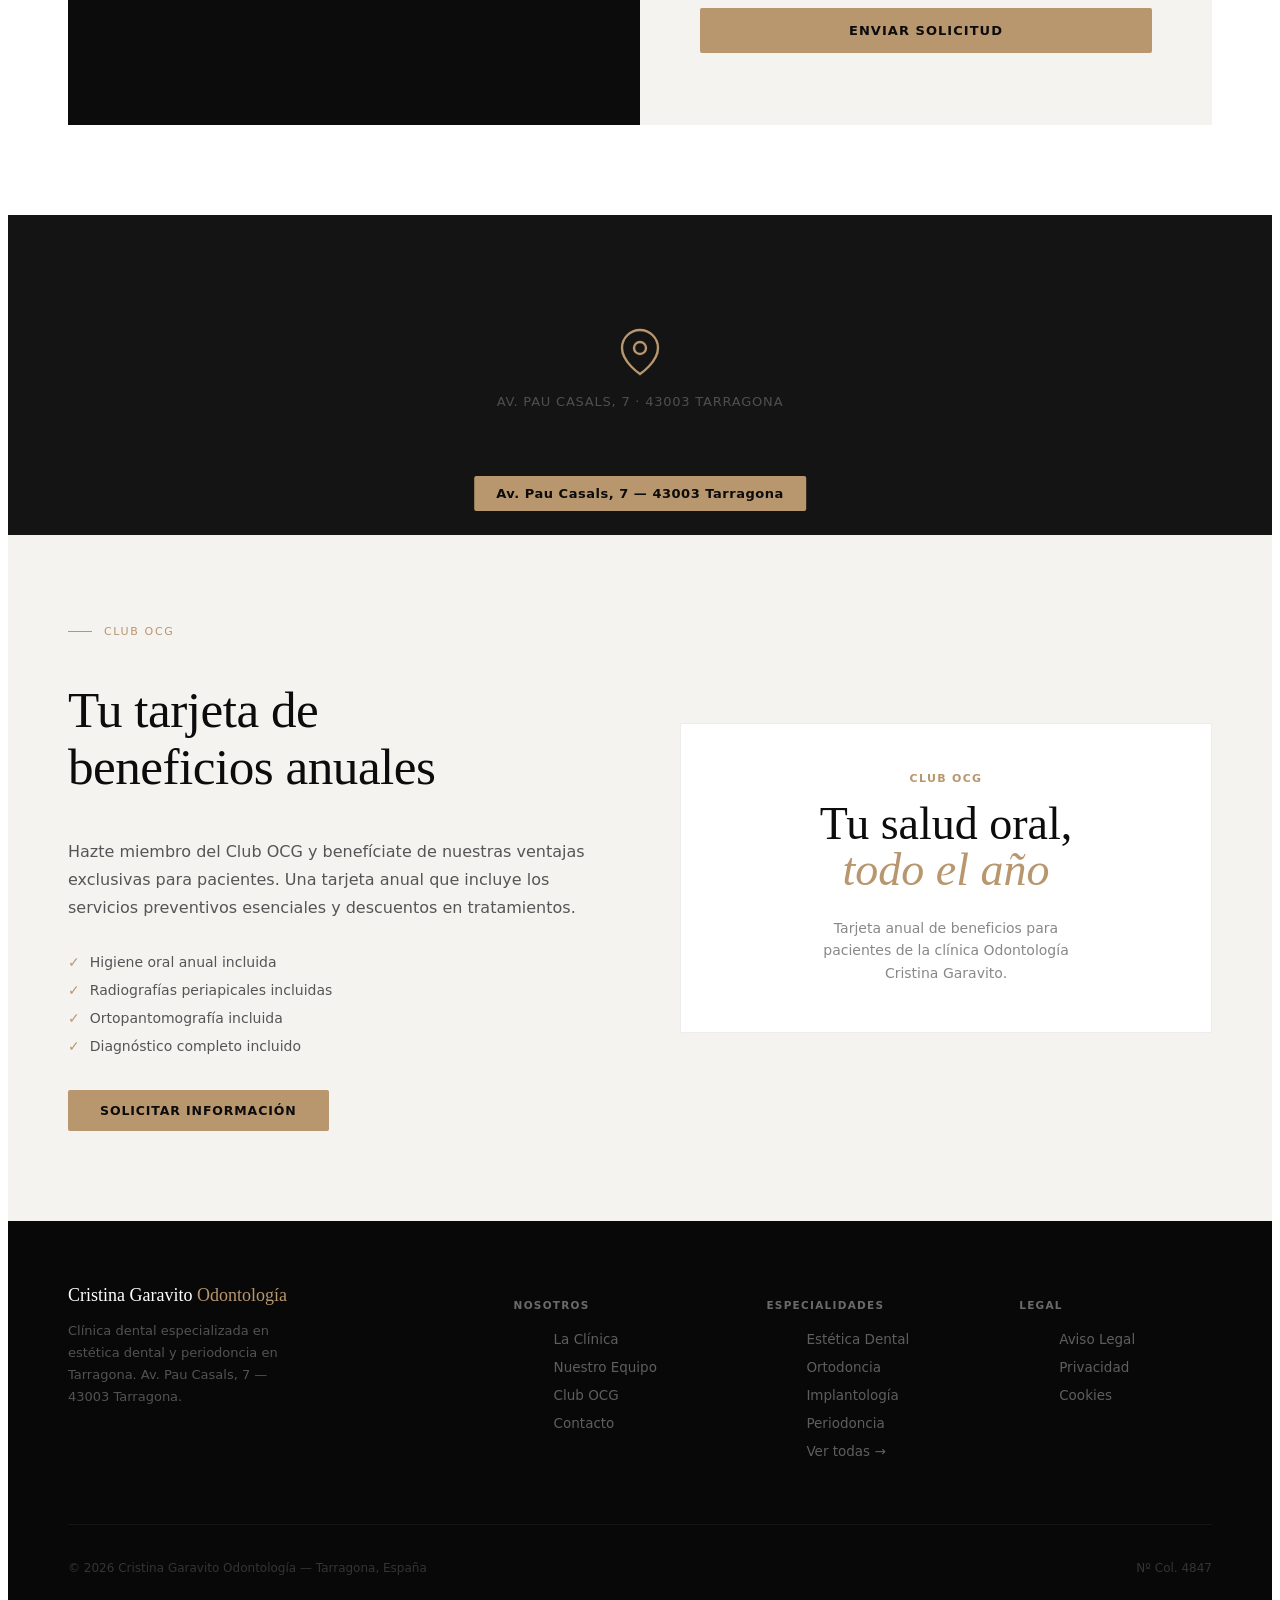
<file: contacto.html>
﻿<!DOCTYPE html>
<html lang="es">
<head>
  <meta charset="UTF-8">
  <meta name="viewport" content="width=device-width, initial-scale=1.0">
  <title>Contacto | Odontología Cristina Garavito — Tarragona</title>
  <meta name="description" content="Contacta con Odontología Cristina Garavito en Tarragona. Av. Pau Casals, 7 — 43003 Tarragona. Teléfono: 977 079 926. Horario: Lun-Vie 10-14h y 16-20h, Sáb 10-14h.">
  <link rel="canonical" href="https://www.odontologiacg.com/contacto/">
  <link rel="stylesheet" href="css/shared.css">
  <style>
    .contact-layout {
      display: grid;
      grid-template-columns: 1fr 1fr;
      gap: 0;
      min-height: 620px;
    }
    .contact-left {
      background: var(--black);
      padding: 72px 60px;
      position: relative;
      overflow: hidden;
    }
    .contact-left::before {
      content: '';
      position: absolute;
      top: 0; right: 0; bottom: 0; left: 0;
      background: radial-gradient(ellipse at 90% 20%, rgba(184,150,110,0.07) 0%, transparent 55%);
      pointer-events: none;
    }
    .contact-right {
      background: var(--off-white);
      padding: 72px 60px;
    }
    .contact-info-blocks {
      display: flex;
      flex-direction: column;
      gap: 36px;
      margin-top: 40px;
    }
    .contact-info-block {}
    .contact-info-label {
      font-size: 10.5px;
      font-weight: 600;
      letter-spacing: 0.13em;
      text-transform: uppercase;
      color: var(--gold);
      margin-bottom: 10px;
    }
    .contact-info-value {
      font-family: var(--serif);
      font-size: 20px;
      color: var(--white);
      line-height: 1.45;
      text-decoration: none;
      display: block;
      transition: color 0.2s;
    }
    a.contact-info-value:hover { color: var(--gold); }
    .contact-info-sub {
      font-size: 13px;
      color: rgba(255,255,255,0.3);
      margin-top: 4px;
      line-height: 1.5;
    }

    /* Hours table */
    .hours-table { margin-top: 12px; }
    .hours-row-2 {
      display: flex;
      justify-content: space-between;
      align-items: center;
      padding: 9px 0;
      border-bottom: 1px solid rgba(255,255,255,0.05);
      font-size: 13.5px;
    }
    .hours-row-2:last-child { border-bottom: none; }
    .hours-day { color: rgba(255,255,255,0.45); }
    .hours-time { color: rgba(255,255,255,0.7); font-weight: 500; }
    .hours-closed { color: rgba(255,255,255,0.2); font-size: 11px; letter-spacing: 0.05em; }

    /* Form */
    .form-title {
      font-family: var(--serif);
      font-size: 28px; font-weight: 400;
      color: var(--black); margin-bottom: 8px;
    }
    .form-subtitle {
      font-size: 14px; color: #888;
      margin-bottom: 32px; line-height: 1.6;
    }
    .form-group { margin-bottom: 20px; }
    .form-label {
      display: block;
      font-size: 11px;
      font-weight: 600;
      letter-spacing: 0.08em;
      text-transform: uppercase;
      color: #888;
      margin-bottom: 8px;
    }
    .form-input, .form-select, .form-textarea {
      width: 100%;
      background: var(--white);
      border: 1px solid rgba(0,0,0,0.12);
      border-radius: 2px;
      padding: 13px 16px;
      font-size: 15px;
      color: var(--black);
      font-family: var(--sans);
      transition: border-color 0.2s, box-shadow 0.2s;
      outline: none;
      -webkit-appearance: none;
    }
    .form-input:focus, .form-select:focus, .form-textarea:focus {
      border-color: var(--gold);
      box-shadow: 0 0 0 3px rgba(184,150,110,0.1);
    }
    .form-textarea { resize: vertical; min-height: 110px; }
    .form-select {
      background-image: url("data:image/svg+xml,%3Csvg xmlns='http://www.w3.org/2000/svg' width='12' height='8' viewBox='0 0 12 8'%3E%3Cpath d='M1 1l5 5 5-5' stroke='%23888' stroke-width='1.5' fill='none' stroke-linecap='round'/%3E%3C/svg%3E");
      background-repeat: no-repeat;
      background-position: right 16px center;
      padding-right: 40px;
      cursor: pointer;
    }
    .form-row { display: grid; grid-template-columns: 1fr 1fr; gap: 16px; }
    .form-check {
      display: flex; align-items: flex-start; gap: 10px;
      margin-top: 4px;
    }
    .form-check input[type="checkbox"] {
      width: 16px; height: 16px;
      margin-top: 2px; flex-shrink: 0;
      accent-color: var(--gold);
      cursor: pointer;
    }
    .form-check-label {
      font-size: 12.5px; color: #888; line-height: 1.55;
    }
    .form-check-label a { color: var(--gold); text-decoration: none; }
    .form-submit {
      width: 100%; margin-top: 20px;
      background: var(--gold); color: var(--black);
      border: none; border-radius: 2px;
      padding: 15px; font-size: 13px;
      font-weight: 700; letter-spacing: 0.08em;
      text-transform: uppercase;
      cursor: pointer; font-family: var(--sans);
      transition: background 0.2s, transform 0.15s;
    }
    .form-submit:hover { background: var(--gold-light); transform: translateY(-1px); }
    .form-success {
      display: none;
      background: rgba(184,150,110,0.08);
      border: 1px solid rgba(184,150,110,0.2);
      border-radius: 2px; padding: 20px 24px;
      text-align: center; margin-top: 16px;
    }
    .form-success p { font-size: 15px; color: var(--black); }
    .form-success strong { color: var(--gold); }

    /* Map placeholder */
    .map-strip {
      background: var(--dark);
      height: 320px;
      display: flex; align-items: center; justify-content: center;
      position: relative; overflow: hidden;
    }
    .map-strip-inner {
      text-align: center;
    }
    .map-strip-inner p {
      font-size: 13px; color: rgba(255,255,255,0.25);
      letter-spacing: 0.06em; text-transform: uppercase;
      margin-top: 14px;
    }
    .map-pin {
      width: 48px; height: 48px; color: var(--gold);
      margin: 0 auto;
    }
    .map-address {
      position: absolute; bottom: 24px; left: 50%; transform: translateX(-50%);
      background: var(--gold); color: var(--black);
      padding: 10px 22px; border-radius: 2px; white-space: nowrap;
      font-size: 13px; font-weight: 600; letter-spacing: 0.04em;
    }

    /* Quick contact */
    .quick-grid {
      display: grid;
      grid-template-columns: repeat(3, 1fr);
      gap: 1px;
      background: rgba(0,0,0,0.07);
      margin-top: 56px;
    }
    .quick-card {
      background: var(--white);
      padding: 36px;
      text-align: center;
      text-decoration: none;
      display: block;
      transition: background 0.2s;
    }
    .quick-card:hover { background: var(--off-white); }
    .quick-icon {
      width: 36px; height: 36px; color: var(--gold);
      margin: 0 auto 16px;
    }
    .quick-label {
      font-size: 10.5px; font-weight: 600;
      letter-spacing: 0.1em; text-transform: uppercase;
      color: #aaa; margin-bottom: 6px;
    }
    .quick-value {
      font-family: var(--serif); font-size: 19px;
      color: var(--black); font-weight: 400;
    }

    @media(max-width:1024px){
      .contact-layout { grid-template-columns: 1fr; }
      .contact-left { padding: 56px 24px; }
      .contact-right { padding: 56px 24px; }
      .form-row { grid-template-columns: 1fr; }
      .quick-grid { grid-template-columns: 1fr; }
    }
  </style>
</head>
<body>

<nav id="nav">
  <a href="index.html" class="nav-logo">Cristina Garavito <span>Odontología</span></a>
  <ul class="nav-links">
    <li><a href="index.html#nosotros">Nosotros</a></li>
    <li><a href="especialidades.html">Especialidades</a></li>
    <li><a href="equipo.html">Equipo</a></li>
    <li><a href="contacto.html" class="active">Contacto</a></li>
    <li><a href="tel:977079926" class="nav-cta">977 079 926</a></li>
  </ul>
</nav>

<div class="page-hero">
  <div class="page-hero-bg"></div>
  <div class="page-hero-grid"></div>
  <div class="page-hero-tag">Estamos aquí para ti</div>
  <h1>Solicita tu <em>cita</em></h1>
  <p>Llámanos, escríbenos o rellena el formulario. Nos pondremos en contacto contigo a la mayor brevedad para confirmar tu visita.</p>
</div>

<div class="breadcrumb">
  <a href="index.html">Inicio</a>
  <span>›</span>
  <span>Contacto</span>
</div>

<!-- QUICK CONTACT -->
<section class="content-section" style="padding-bottom:0">
  <div class="quick-grid">
    <a href="tel:977079926" class="quick-card">
      <svg class="quick-icon" viewBox="0 0 24 24" fill="none" stroke="currentColor" stroke-width="1.5"><path d="M22 16.92v3a2 2 0 0 1-2.18 2 19.79 19.79 0 0 1-8.63-3.07A19.5 19.5 0 0 1 4.69 12a19.79 19.79 0 0 1-3.07-8.67A2 2 0 0 1 3.6 1.27h3a2 2 0 0 1 2 1.72c.127.96.361 1.903.7 2.81a2 2 0 0 1-.45 2.11L7.91 8.91a16 16 0 0 0 6 6l.91-.91a2 2 0 0 1 2.11-.45c.907.339 1.85.573 2.81.7A2 2 0 0 1 22 16.92z"/></svg>
      <div class="quick-label">Teléfono</div>
      <div class="quick-value">977 079 926</div>
    </a>
    <a href="mailto:info@odontologiacg.com" class="quick-card">
      <svg class="quick-icon" viewBox="0 0 24 24" fill="none" stroke="currentColor" stroke-width="1.5"><path d="M4 4h16c1.1 0 2 .9 2 2v12c0 1.1-.9 2-2 2H4c-1.1 0-2-.9-2-2V6c0-1.1.9-2 2-2z"/><polyline points="22,6 12,13 2,6"/></svg>
      <div class="quick-label">Email</div>
      <div class="quick-value">info@odontologiacg.com</div>
    </a>
    <div class="quick-card" style="cursor:default">
      <svg class="quick-icon" viewBox="0 0 24 24" fill="none" stroke="currentColor" stroke-width="1.5"><path d="M21 10c0 7-9 13-9 13s-9-6-9-13a9 9 0 0 1 18 0z"/><circle cx="12" cy="10" r="3"/></svg>
      <div class="quick-label">Dirección</div>
      <div class="quick-value" style="font-size:16px">Av. Pau Casals, 7<br>43003 Tarragona</div>
    </div>
  </div>
</section>

<!-- CONTACTO PRINCIPAL -->
<section class="content-section" style="padding-top:0">
  <div class="contact-layout" style="margin-top:1px">

    <div class="contact-left">
      <div class="section-tag" style="margin-bottom:24px">Información</div>
      <h2 class="section-title light" style="font-size:32px">Encuéntranos en<br>Tarragona</h2>
      <div class="contact-info-blocks">

        <div class="contact-info-block">
          <div class="contact-info-label">Dirección</div>
          <span class="contact-info-value">Av. Pau Casals, 7</span>
          <span class="contact-info-value" style="font-size:16px;color:rgba(255,255,255,0.4)">43003 Tarragona, España</span>
        </div>

        <div class="contact-info-block">
          <div class="contact-info-label">Teléfono</div>
          <a href="tel:977079926" class="contact-info-value">977 079 926</a>
        </div>

        <div class="contact-info-block">
          <div class="contact-info-label">Correo electrónico</div>
          <a href="mailto:info@odontologiacg.com" class="contact-info-value" style="font-size:17px">info@odontologiacg.com</a>
        </div>

        <div class="contact-info-block">
          <div class="contact-info-label">Horario de Atención</div>
          <div class="hours-table">
            <div class="hours-row-2">
              <span class="hours-day">Lunes — Viernes</span>
              <span class="hours-time">10:00 – 14:00</span>
            </div>
            <div class="hours-row-2">
              <span class="hours-day">Lunes — Viernes</span>
              <span class="hours-time">16:00 – 20:00</span>
            </div>
            <div class="hours-row-2">
              <span class="hours-day">Sábados</span>
              <span class="hours-time">10:00 – 14:00</span>
            </div>
            <div class="hours-row-2">
              <span class="hours-day">Domingos y festivos</span>
              <span class="hours-closed">Cerrado</span>
            </div>
          </div>
        </div>

      </div>
    </div>

    <div class="contact-right">
      <div class="form-title">Solicitar Cita</div>
      <p class="form-subtitle">Rellena el formulario y nos pondremos en contacto contigo en menos de 24 horas.</p>

      <form id="contactForm" novalidate>
        <div class="form-row">
          <div class="form-group">
            <label class="form-label" for="nombre">Nombre *</label>
            <input class="form-input" type="text" id="nombre" name="nombre" placeholder="Tu nombre" required>
          </div>
          <div class="form-group">
            <label class="form-label" for="apellidos">Apellidos *</label>
            <input class="form-input" type="text" id="apellidos" name="apellidos" placeholder="Tus apellidos" required>
          </div>
        </div>
        <div class="form-row">
          <div class="form-group">
            <label class="form-label" for="telefono">Teléfono *</label>
            <input class="form-input" type="tel" id="telefono" name="telefono" placeholder="6XX XXX XXX" required>
          </div>
          <div class="form-group">
            <label class="form-label" for="email">Email</label>
            <input class="form-input" type="email" id="email" name="email" placeholder="tu@email.com">
          </div>
        </div>
        <div class="form-group">
          <label class="form-label" for="especialidad">Especialidad de interés</label>
          <select class="form-select" id="especialidad" name="especialidad">
            <option value="">Selecciona una especialidad</option>
            <option>Odontología Conservadora</option>
            <option>Prótesis Dental</option>
            <option>ATM</option>
            <option>Implantología y Cirugía Oral</option>
            <option>Periodoncia</option>
            <option>Estética Dental</option>
            <option>Endodoncia</option>
            <option>Ortodoncia</option>
            <option>Odontopediatría</option>
            <option>No sé, necesito valoración</option>
          </select>
        </div>
        <div class="form-group">
          <label class="form-label" for="mensaje">Mensaje</label>
          <textarea class="form-textarea" id="mensaje" name="mensaje" placeholder="Cuéntanos brevemente qué necesitas o cuándo prefieres la cita..."></textarea>
        </div>
        <div class="form-group">
          <div class="form-check">
            <input type="checkbox" id="privacidad" name="privacidad" required>
            <label class="form-check-label" for="privacidad">
              He leído y acepto la <a href="https://www.odontologiacg.com/politica-de-privacidad/" target="_blank">Política de Privacidad</a> y consiento el tratamiento de mis datos para gestionar mi solicitud.
            </label>
          </div>
        </div>
        <button type="submit" class="form-submit">Enviar Solicitud</button>
        <div class="form-success" id="formSuccess">
          <p><strong>¡Solicitud recibida!</strong><br>Nos pondremos en contacto contigo en las próximas 24 horas para confirmar tu cita.</p>
        </div>
      </form>
    </div>

  </div>
</section>

<!-- MAPA -->
<div class="map-strip">
  <div class="map-strip-inner">
    <svg class="map-pin" viewBox="0 0 24 24" fill="none" stroke="currentColor" stroke-width="1.2">
      <path d="M21 10c0 7-9 13-9 13s-9-6-9-13a9 9 0 0 1 18 0z"/><circle cx="12" cy="10" r="3"/>
    </svg>
    <p>Av. Pau Casals, 7 · 43003 Tarragona</p>
  </div>
  <div class="map-address">Av. Pau Casals, 7 — 43003 Tarragona</div>
</div>

<!-- CLUB OCG -->
<section class="content-section bg-off">
  <div class="two-col">
    <div>
      <div class="section-tag">Club OCG</div>
      <h2 class="section-title">Tu tarjeta de<br>beneficios anuales</h2>
      <p style="font-size:16px;color:#555;line-height:1.75;font-weight:300;margin-top:20px">Hazte miembro del Club OCG y benefíciate de nuestras ventajas exclusivas para pacientes. Una tarjeta anual que incluye los servicios preventivos esenciales y descuentos en tratamientos.</p>
      <div style="margin-top:32px;display:flex;flex-direction:column;gap:12px">
        <div style="display:flex;align-items:center;gap:10px;font-size:14px;color:#555">
          <span style="color:var(--gold);font-weight:700">✓</span> Higiene oral anual incluida
        </div>
        <div style="display:flex;align-items:center;gap:10px;font-size:14px;color:#555">
          <span style="color:var(--gold);font-weight:700">✓</span> Radiografías periapicales incluidas
        </div>
        <div style="display:flex;align-items:center;gap:10px;font-size:14px;color:#555">
          <span style="color:var(--gold);font-weight:700">✓</span> Ortopantomografía incluida
        </div>
        <div style="display:flex;align-items:center;gap:10px;font-size:14px;color:#555">
          <span style="color:var(--gold);font-weight:700">✓</span> Diagnóstico completo incluido
        </div>
      </div>
      <div style="margin-top:36px">
        <a href="tel:977079926" class="btn-primary">Solicitar Información</a>
      </div>
    </div>
    <div style="background:var(--white);border:1px solid rgba(0,0,0,0.07);border-radius:2px;padding:48px;display:flex;flex-direction:column;justify-content:center;align-items:center;text-align:center;gap:8px">
      <div style="font-size:11px;letter-spacing:0.12em;text-transform:uppercase;color:var(--gold);font-weight:600;margin-bottom:8px">Club OCG</div>
      <div style="font-family:var(--serif);font-size:46px;font-weight:400;color:var(--black);line-height:1">Tu salud oral,<br><em style="color:var(--gold)">todo el año</em></div>
      <div style="font-size:14px;color:#888;margin-top:16px;max-width:260px;line-height:1.6">Tarjeta anual de beneficios para pacientes de la clínica Odontología Cristina Garavito.</div>
    </div>
  </div>
</section>

<footer>
  <div class="footer-top">
    <div class="footer-brand">
      <a href="index.html" class="logo">Cristina Garavito <span>Odontología</span></a>
      <p>Clínica dental especializada en estética dental y periodoncia en Tarragona. Av. Pau Casals, 7 — 43003 Tarragona.</p>
    </div>
    <div class="footer-col">
      <h4>Nosotros</h4>
      <ul>
        <li><a href="index.html#nosotros">La Clínica</a></li>
        <li><a href="equipo.html">Nuestro Equipo</a></li>
        <li><a href="index.html#club">Club OCG</a></li>
        <li><a href="contacto.html">Contacto</a></li>
      </ul>
    </div>
    <div class="footer-col">
      <h4>Especialidades</h4>
      <ul>
        <li><a href="especialidades/estetica-dental.html">Estética Dental</a></li>
        <li><a href="especialidades/ortodoncia.html">Ortodoncia</a></li>
        <li><a href="especialidades/implantologia.html">Implantología</a></li>
        <li><a href="especialidades/periodoncia.html">Periodoncia</a></li>
        <li><a href="especialidades.html">Ver todas →</a></li>
      </ul>
    </div>
    <div class="footer-col">
      <h4>Legal</h4>
      <ul>
        <li><a href="https://www.odontologiacg.com/aviso-legal/">Aviso Legal</a></li>
        <li><a href="https://www.odontologiacg.com/politica-de-privacidad/">Privacidad</a></li>
        <li><a href="https://www.odontologiacg.com/uso-de-cookies/">Cookies</a></li>
      </ul>
    </div>
  </div>
  <div class="footer-bottom">
    <p>© 2026 Cristina Garavito Odontología — Tarragona, España</p>
    <p>Nº Col. 4847</p>
  </div>
</footer>

<script>
  const nav = document.getElementById('nav');
  window.addEventListener('scroll', () => nav.classList.toggle('scrolled', window.scrollY > 60), { passive: true });

  document.getElementById('contactForm').addEventListener('submit', function(e) {
    e.preventDefault();
    const nombre = document.getElementById('nombre').value.trim();
    const telefono = document.getElementById('telefono').value.trim();
    const privacidad = document.getElementById('privacidad').checked;
    if (!nombre || !telefono || !privacidad) {
      alert('Por favor, rellena los campos obligatorios y acepta la política de privacidad.');
      return;
    }
    document.getElementById('formSuccess').style.display = 'block';
    this.querySelector('.form-submit').disabled = true;
    this.querySelector('.form-submit').textContent = 'Enviado ✓';
    this.querySelector('.form-submit').style.background = '#555';
  });
</script>
</body>
</html>
                                                                                                                                                                                                                                                                                                                                                                                                                                                            
</file>
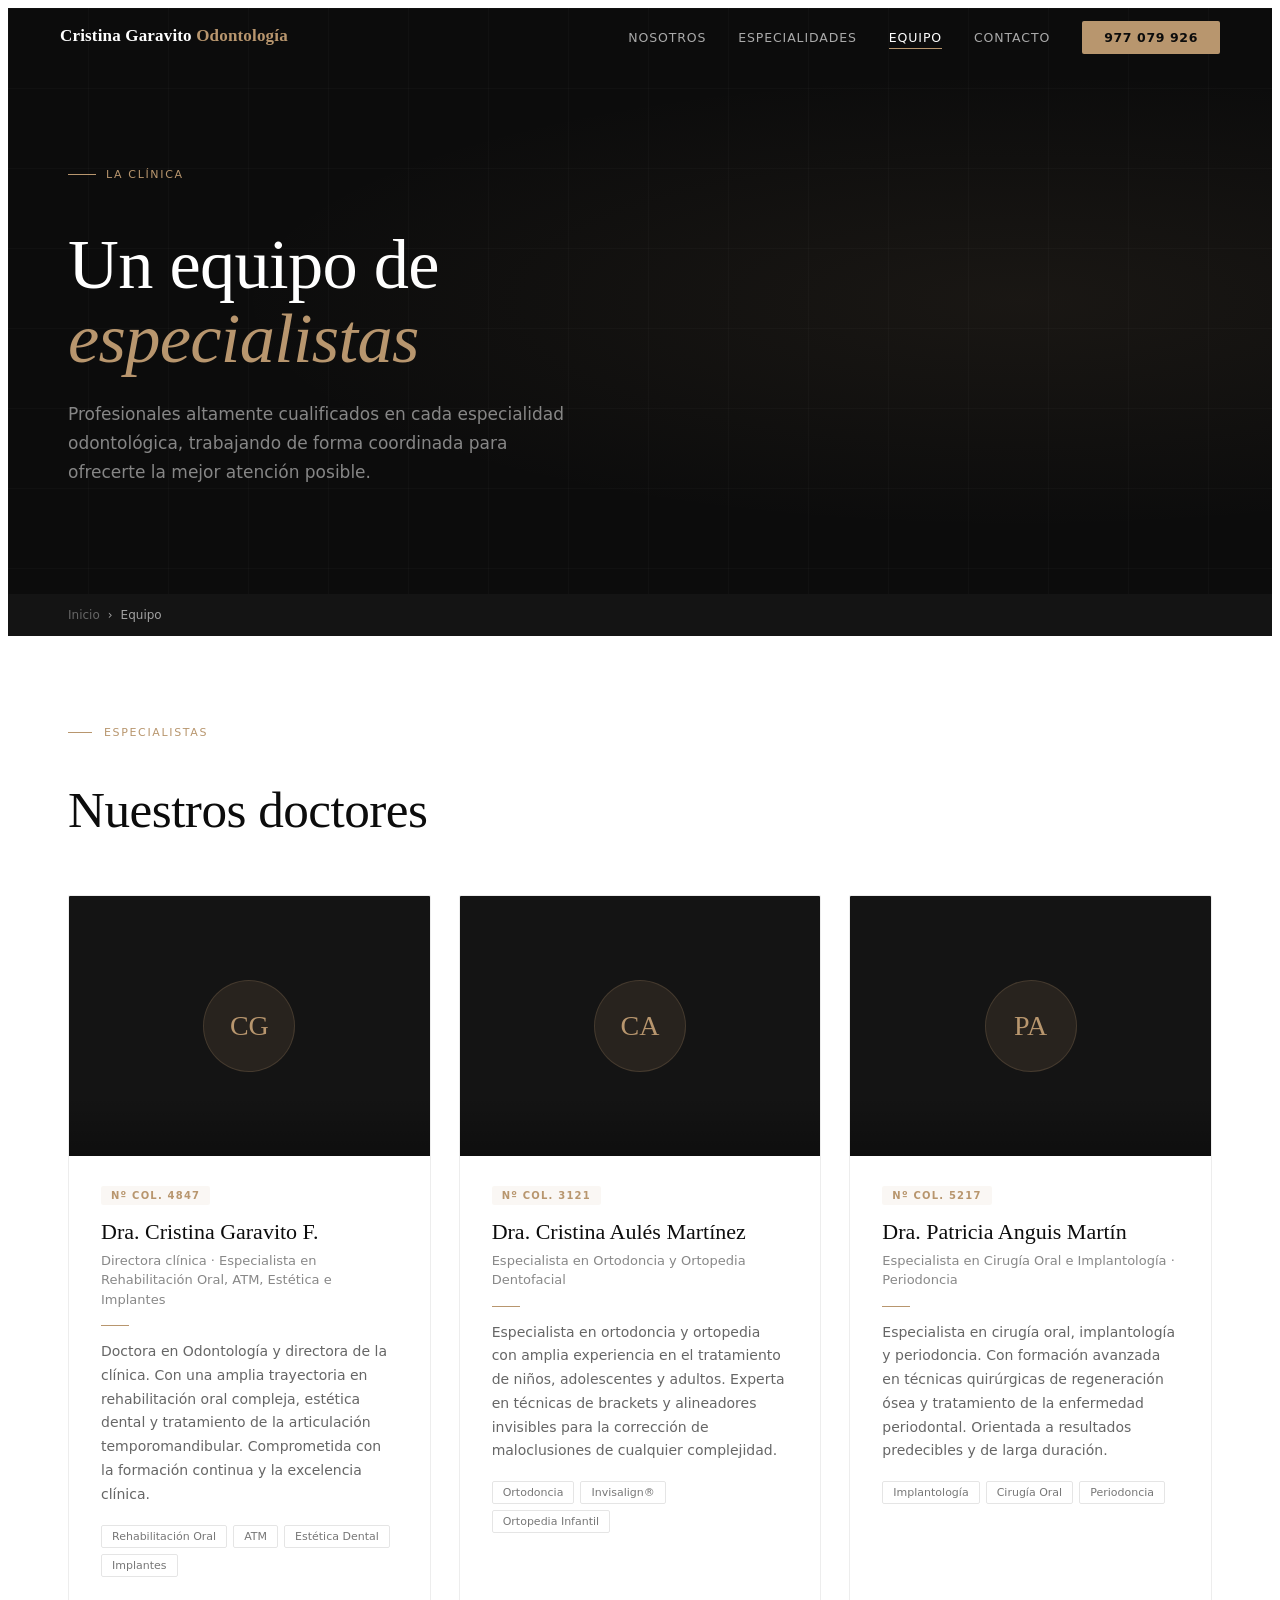
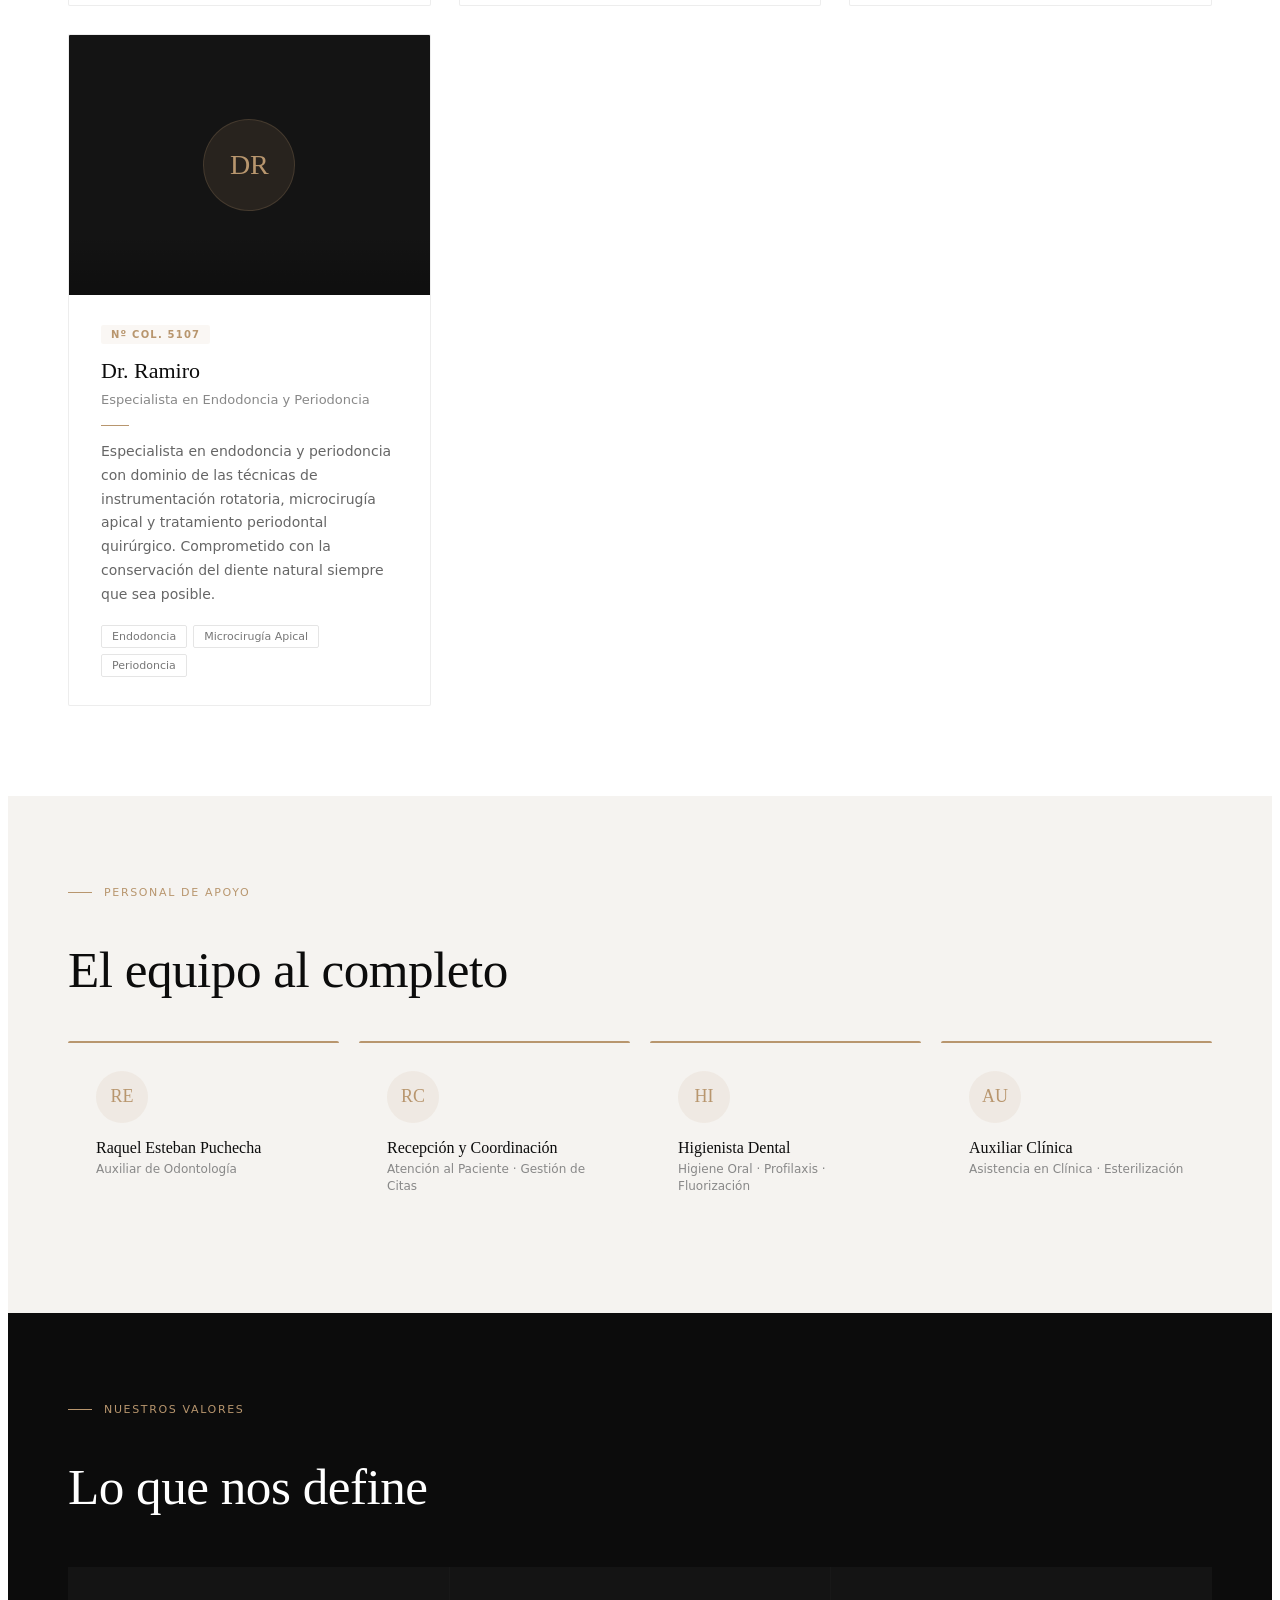
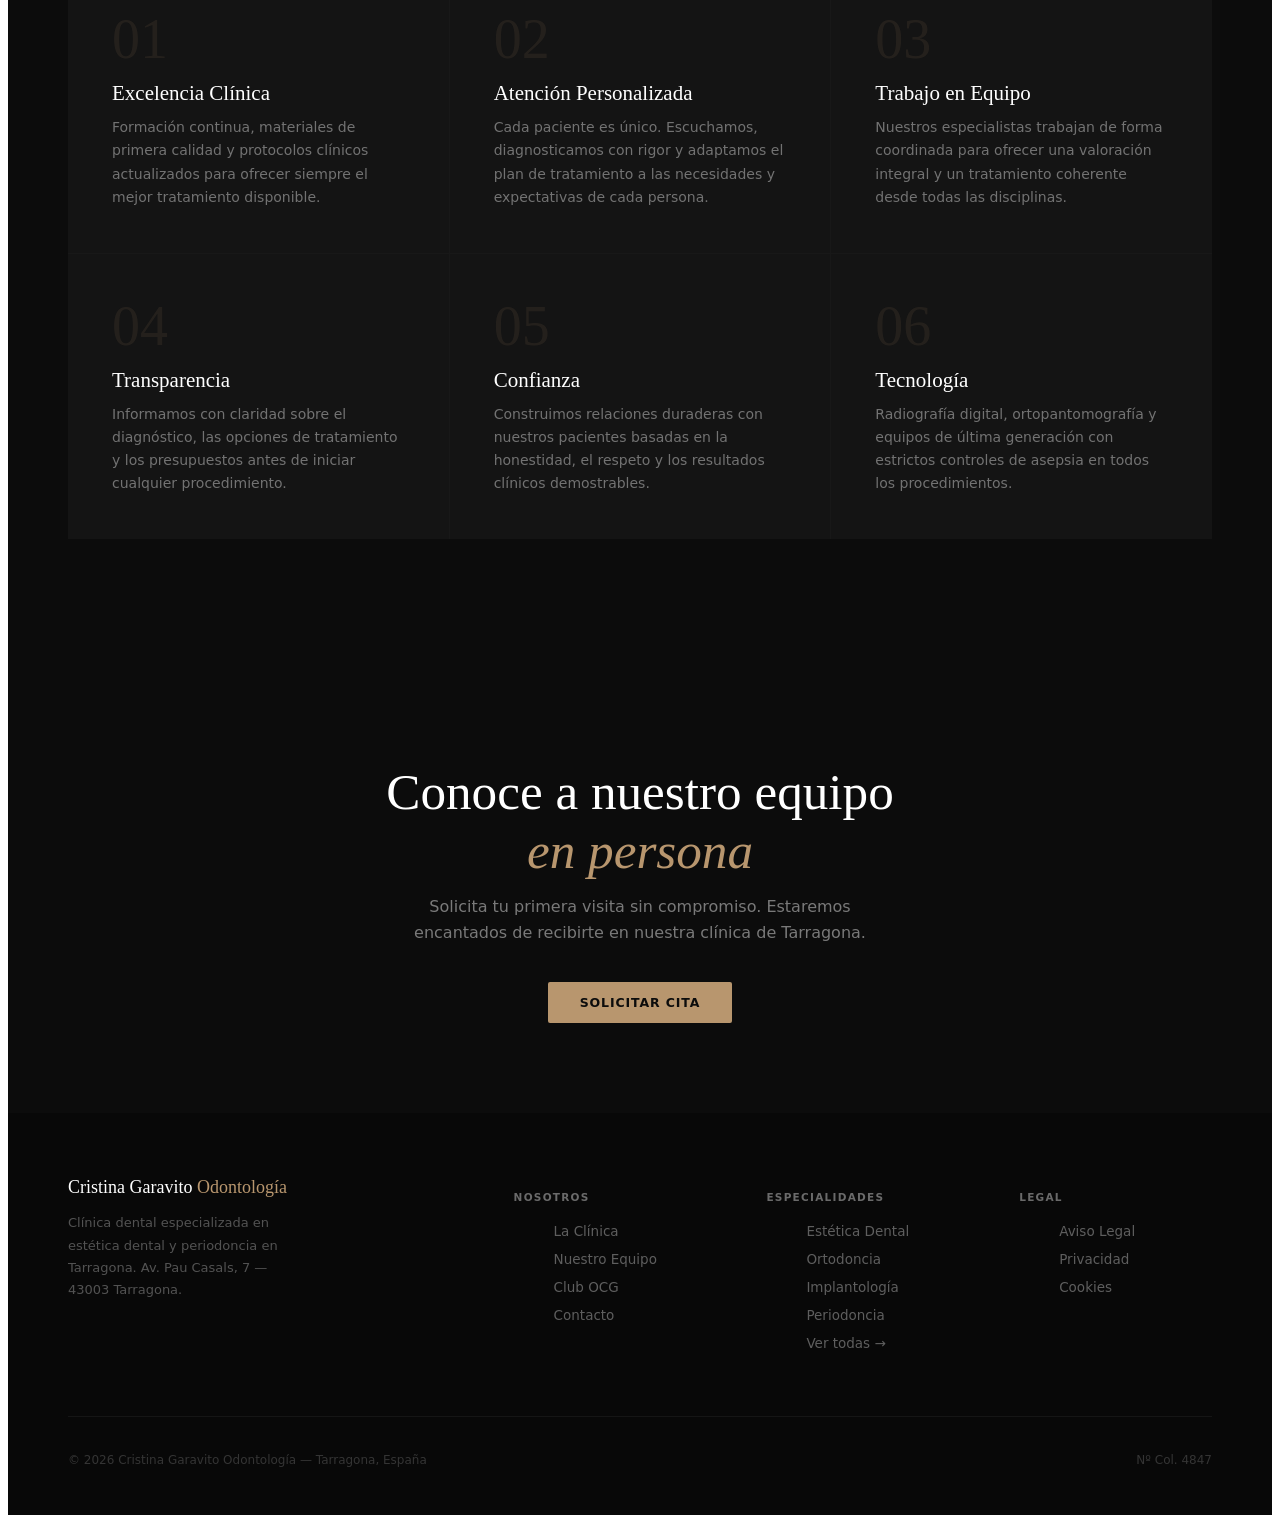
<file: equipo.html>
﻿<!DOCTYPE html>
<html lang="es">
<head>
  <meta charset="UTF-8">
  <meta name="viewport" content="width=device-width, initial-scale=1.0">
  <title>Nuestro Equipo | Odontología Cristina Garavito — Tarragona</title>
  <meta name="description" content="Conoce al equipo de especialistas de la clínica Odontología Cristina Garavito en Tarragona. Rehabilitación oral, ortodoncia, implantología, periodoncia y endodoncia.">
  <link rel="canonical" href="https://www.odontologiacg.com/equipo/">
  <link rel="stylesheet" href="css/shared.css">
  <style>
    .team-grid {
      display: grid;
      grid-template-columns: repeat(3, 1fr);
      gap: 28px;
      margin-top: 56px;
    }
    .team-full-card {
      background: var(--white);
      border: 1px solid rgba(0,0,0,0.07);
      border-radius: 2px;
      overflow: hidden;
      transition: box-shadow 0.3s, transform 0.3s;
    }
    .team-full-card:hover {
      box-shadow: 0 16px 48px rgba(0,0,0,0.09);
      transform: translateY(-3px);
    }
    .team-full-photo {
      height: 260px;
      background: var(--dark);
      display: flex;
      align-items: center;
      justify-content: center;
      position: relative;
      overflow: hidden;
    }
    .team-full-photo::after {
      content: '';
      position: absolute;
      bottom: 0; left: 0; right: 0;
      height: 60px;
      background: linear-gradient(to top, rgba(0,0,0,0.3), transparent);
    }
    .team-initials-lg {
      width: 90px; height: 90px;
      border-radius: 50%;
      background: rgba(184,150,110,0.12);
      border: 1px solid rgba(184,150,110,0.2);
      display: flex; align-items: center; justify-content: center;
      font-family: var(--serif);
      font-size: 28px; color: var(--gold);
    }
    .team-full-info { padding: 28px 32px; }
    .team-full-col {
      display: inline-block;
      font-size: 10px;
      font-weight: 600;
      letter-spacing: 0.12em;
      text-transform: uppercase;
      color: var(--gold);
      background: rgba(184,150,110,0.08);
      padding: 4px 10px;
      border-radius: 2px;
      margin-bottom: 14px;
    }
    .team-full-name {
      font-family: var(--serif);
      font-size: 22px; font-weight: 500;
      color: var(--black); margin-bottom: 6px;
    }
    .team-full-role {
      font-size: 13px; color: #888;
      line-height: 1.5; margin-bottom: 16px;
    }
    .team-full-divider {
      width: 28px; height: 1px;
      background: var(--gold); margin-bottom: 14px;
    }
    .team-full-desc {
      font-size: 14px; color: #666;
      line-height: 1.7; font-weight: 300;
    }
    .team-full-tags {
      display: flex; flex-wrap: wrap; gap: 6px;
      margin-top: 18px;
    }
    .team-tag {
      font-size: 11px;
      color: #777;
      border: 1px solid rgba(0,0,0,0.1);
      padding: 4px 10px;
      border-radius: 2px;
    }
    /* Staff card - smaller */
    .staff-grid {
      display: grid;
      grid-template-columns: repeat(4, 1fr);
      gap: 20px;
      margin-top: 40px;
    }
    .staff-card {
      background: var(--off-white);
      padding: 28px;
      border-radius: 2px;
      border-top: 2px solid var(--gold);
    }
    .staff-initial {
      width: 52px; height: 52px;
      border-radius: 50%;
      background: rgba(184,150,110,0.1);
      display: flex; align-items: center; justify-content: center;
      font-family: var(--serif); font-size: 18px; color: var(--gold);
      margin-bottom: 16px;
    }
    .staff-name { font-family: var(--serif); font-size: 16px; color: var(--black); font-weight: 500; margin-bottom: 4px; }
    .staff-role { font-size: 12px; color: #888; line-height: 1.4; }

    /* Values */
    .values-grid {
      display: grid;
      grid-template-columns: repeat(3, 1fr);
      gap: 1px;
      background: rgba(255,255,255,0.05);
      margin-top: 52px;
    }
    .value-card {
      background: var(--dark);
      padding: 44px;
    }
    .value-num {
      font-family: var(--serif);
      font-size: 56px; color: rgba(184,150,110,0.1);
      line-height: 1; font-weight: 400;
      margin-bottom: 14px;
    }
    .value-title {
      font-family: var(--serif); font-size: 21px;
      color: var(--white); font-weight: 400;
      margin-bottom: 10px;
    }
    .value-desc {
      font-size: 14px; color: rgba(255,255,255,0.4);
      line-height: 1.65; font-weight: 300;
    }

    @media(max-width:1024px){
      .team-grid { grid-template-columns: 1fr 1fr; }
      .staff-grid { grid-template-columns: 1fr 1fr; }
      .values-grid { grid-template-columns: 1fr 1fr; }
    }
    @media(max-width:640px){
      .team-grid { grid-template-columns: 1fr; }
      .staff-grid { grid-template-columns: 1fr; }
      .values-grid { grid-template-columns: 1fr; }
    }
  </style>
</head>
<body>

<nav id="nav">
  <a href="index.html" class="nav-logo">Cristina Garavito <span>Odontología</span></a>
  <ul class="nav-links">
    <li><a href="index.html#nosotros">Nosotros</a></li>
    <li><a href="especialidades.html">Especialidades</a></li>
    <li><a href="equipo.html" class="active">Equipo</a></li>
    <li><a href="contacto.html">Contacto</a></li>
    <li><a href="tel:977079926" class="nav-cta">977 079 926</a></li>
  </ul>
</nav>

<div class="page-hero">
  <div class="page-hero-bg"></div>
  <div class="page-hero-grid"></div>
  <div class="page-hero-tag">La clínica</div>
  <h1>Un equipo de <em>especialistas</em></h1>
  <p>Profesionales altamente cualificados en cada especialidad odontológica, trabajando de forma coordinada para ofrecerte la mejor atención posible.</p>
</div>

<div class="breadcrumb">
  <a href="index.html">Inicio</a>
  <span>›</span>
  <span>Equipo</span>
</div>

<!-- ESPECIALISTAS PRINCIPALES -->
<section class="content-section">
  <div class="section-tag">Especialistas</div>
  <h2 class="section-title">Nuestros doctores</h2>

  <div class="team-grid">

    <div class="team-full-card">
      <div class="team-full-photo">
        <div class="team-initials-lg">CG</div>
      </div>
      <div class="team-full-info">
        <span class="team-full-col">Nº Col. 4847</span>
        <div class="team-full-name">Dra. Cristina Garavito F.</div>
        <div class="team-full-role">Directora clínica · Especialista en Rehabilitación Oral, ATM, Estética e Implantes</div>
        <div class="team-full-divider"></div>
        <div class="team-full-desc">Doctora en Odontología y directora de la clínica. Con una amplia trayectoria en rehabilitación oral compleja, estética dental y tratamiento de la articulación temporomandibular. Comprometida con la formación continua y la excelencia clínica.</div>
        <div class="team-full-tags">
          <span class="team-tag">Rehabilitación Oral</span>
          <span class="team-tag">ATM</span>
          <span class="team-tag">Estética Dental</span>
          <span class="team-tag">Implantes</span>
        </div>
      </div>
    </div>

    <div class="team-full-card">
      <div class="team-full-photo">
        <div class="team-initials-lg">CA</div>
      </div>
      <div class="team-full-info">
        <span class="team-full-col">Nº Col. 3121</span>
        <div class="team-full-name">Dra. Cristina Aulés Martínez</div>
        <div class="team-full-role">Especialista en Ortodoncia y Ortopedia Dentofacial</div>
        <div class="team-full-divider"></div>
        <div class="team-full-desc">Especialista en ortodoncia y ortopedia con amplia experiencia en el tratamiento de niños, adolescentes y adultos. Experta en técnicas de brackets y alineadores invisibles para la corrección de maloclusiones de cualquier complejidad.</div>
        <div class="team-full-tags">
          <span class="team-tag">Ortodoncia</span>
          <span class="team-tag">Invisalign®</span>
          <span class="team-tag">Ortopedia Infantil</span>
        </div>
      </div>
    </div>

    <div class="team-full-card">
      <div class="team-full-photo">
        <div class="team-initials-lg">PA</div>
      </div>
      <div class="team-full-info">
        <span class="team-full-col">Nº Col. 5217</span>
        <div class="team-full-name">Dra. Patricia Anguis Martín</div>
        <div class="team-full-role">Especialista en Cirugía Oral e Implantología · Periodoncia</div>
        <div class="team-full-divider"></div>
        <div class="team-full-desc">Especialista en cirugía oral, implantología y periodoncia. Con formación avanzada en técnicas quirúrgicas de regeneración ósea y tratamiento de la enfermedad periodontal. Orientada a resultados predecibles y de larga duración.</div>
        <div class="team-full-tags">
          <span class="team-tag">Implantología</span>
          <span class="team-tag">Cirugía Oral</span>
          <span class="team-tag">Periodoncia</span>
        </div>
      </div>
    </div>

    <div class="team-full-card">
      <div class="team-full-photo">
        <div class="team-initials-lg">DR</div>
      </div>
      <div class="team-full-info">
        <span class="team-full-col">Nº Col. 5107</span>
        <div class="team-full-name">Dr. Ramiro</div>
        <div class="team-full-role">Especialista en Endodoncia y Periodoncia</div>
        <div class="team-full-divider"></div>
        <div class="team-full-desc">Especialista en endodoncia y periodoncia con dominio de las técnicas de instrumentación rotatoria, microcirugía apical y tratamiento periodontal quirúrgico. Comprometido con la conservación del diente natural siempre que sea posible.</div>
        <div class="team-full-tags">
          <span class="team-tag">Endodoncia</span>
          <span class="team-tag">Microcirugía Apical</span>
          <span class="team-tag">Periodoncia</span>
        </div>
      </div>
    </div>

  </div>
</section>

<!-- STAFF -->
<section class="content-section bg-off">
  <div class="section-tag">Personal de Apoyo</div>
  <h2 class="section-title">El equipo al completo</h2>
  <div class="staff-grid">
    <div class="staff-card">
      <div class="staff-initial">RE</div>
      <div class="staff-name">Raquel Esteban Puchecha</div>
      <div class="staff-role">Auxiliar de Odontología</div>
    </div>
    <div class="staff-card">
      <div class="staff-initial">RC</div>
      <div class="staff-name">Recepción y Coordinación</div>
      <div class="staff-role">Atención al Paciente · Gestión de Citas</div>
    </div>
    <div class="staff-card">
      <div class="staff-initial">HI</div>
      <div class="staff-name">Higienista Dental</div>
      <div class="staff-role">Higiene Oral · Profilaxis · Fluorización</div>
    </div>
    <div class="staff-card">
      <div class="staff-initial">AU</div>
      <div class="staff-name">Auxiliar Clínica</div>
      <div class="staff-role">Asistencia en Clínica · Esterilización</div>
    </div>
  </div>
</section>

<!-- VALORES -->
<section class="content-section bg-black">
  <div class="section-tag">Nuestros Valores</div>
  <h2 class="section-title light">Lo que nos define</h2>
  <div class="values-grid">
    <div class="value-card">
      <div class="value-num">01</div>
      <div class="value-title">Excelencia Clínica</div>
      <div class="value-desc">Formación continua, materiales de primera calidad y protocolos clínicos actualizados para ofrecer siempre el mejor tratamiento disponible.</div>
    </div>
    <div class="value-card">
      <div class="value-num">02</div>
      <div class="value-title">Atención Personalizada</div>
      <div class="value-desc">Cada paciente es único. Escuchamos, diagnosticamos con rigor y adaptamos el plan de tratamiento a las necesidades y expectativas de cada persona.</div>
    </div>
    <div class="value-card">
      <div class="value-num">03</div>
      <div class="value-title">Trabajo en Equipo</div>
      <div class="value-desc">Nuestros especialistas trabajan de forma coordinada para ofrecer una valoración integral y un tratamiento coherente desde todas las disciplinas.</div>
    </div>
    <div class="value-card">
      <div class="value-num">04</div>
      <div class="value-title">Transparencia</div>
      <div class="value-desc">Informamos con claridad sobre el diagnóstico, las opciones de tratamiento y los presupuestos antes de iniciar cualquier procedimiento.</div>
    </div>
    <div class="value-card">
      <div class="value-num">05</div>
      <div class="value-title">Confianza</div>
      <div class="value-desc">Construimos relaciones duraderas con nuestros pacientes basadas en la honestidad, el respeto y los resultados clínicos demostrables.</div>
    </div>
    <div class="value-card">
      <div class="value-num">06</div>
      <div class="value-title">Tecnología</div>
      <div class="value-desc">Radiografía digital, ortopantomografía y equipos de última generación con estrictos controles de asepsia en todos los procedimientos.</div>
    </div>
  </div>
</section>

<section class="cta-banner">
  <h2>Conoce a nuestro equipo<br><em>en persona</em></h2>
  <p>Solicita tu primera visita sin compromiso. Estaremos encantados de recibirte en nuestra clínica de Tarragona.</p>
  <a href="contacto.html" class="btn-primary">Solicitar Cita</a>
</section>

<footer>
  <div class="footer-top">
    <div class="footer-brand">
      <a href="index.html" class="logo">Cristina Garavito <span>Odontología</span></a>
      <p>Clínica dental especializada en estética dental y periodoncia en Tarragona. Av. Pau Casals, 7 — 43003 Tarragona.</p>
    </div>
    <div class="footer-col">
      <h4>Nosotros</h4>
      <ul>
        <li><a href="index.html#nosotros">La Clínica</a></li>
        <li><a href="equipo.html">Nuestro Equipo</a></li>
        <li><a href="index.html#club">Club OCG</a></li>
        <li><a href="contacto.html">Contacto</a></li>
      </ul>
    </div>
    <div class="footer-col">
      <h4>Especialidades</h4>
      <ul>
        <li><a href="especialidades/estetica-dental.html">Estética Dental</a></li>
        <li><a href="especialidades/ortodoncia.html">Ortodoncia</a></li>
        <li><a href="especialidades/implantologia.html">Implantología</a></li>
        <li><a href="especialidades/periodoncia.html">Periodoncia</a></li>
        <li><a href="especialidades.html">Ver todas →</a></li>
      </ul>
    </div>
    <div class="footer-col">
      <h4>Legal</h4>
      <ul>
        <li><a href="https://www.odontologiacg.com/aviso-legal/">Aviso Legal</a></li>
        <li><a href="https://www.odontologiacg.com/politica-de-privacidad/">Privacidad</a></li>
        <li><a href="https://www.odontologiacg.com/uso-de-cookies/">Cookies</a></li>
      </ul>
    </div>
  </div>
  <div class="footer-bottom">
    <p>© 2026 Cristina Garavito Odontología — Tarragona, España</p>
    <p>Nº Col. 4847</p>
  </div>
</footer>

<script>
  const nav = document.getElementById('nav');
  window.addEventListener('scroll', () => nav.classList.toggle('scrolled', window.scrollY > 60), { passive: true });
</script>
</body>
</html>
                                                                                                                                                                                                                                                                                                                                                                                                                            
</file>
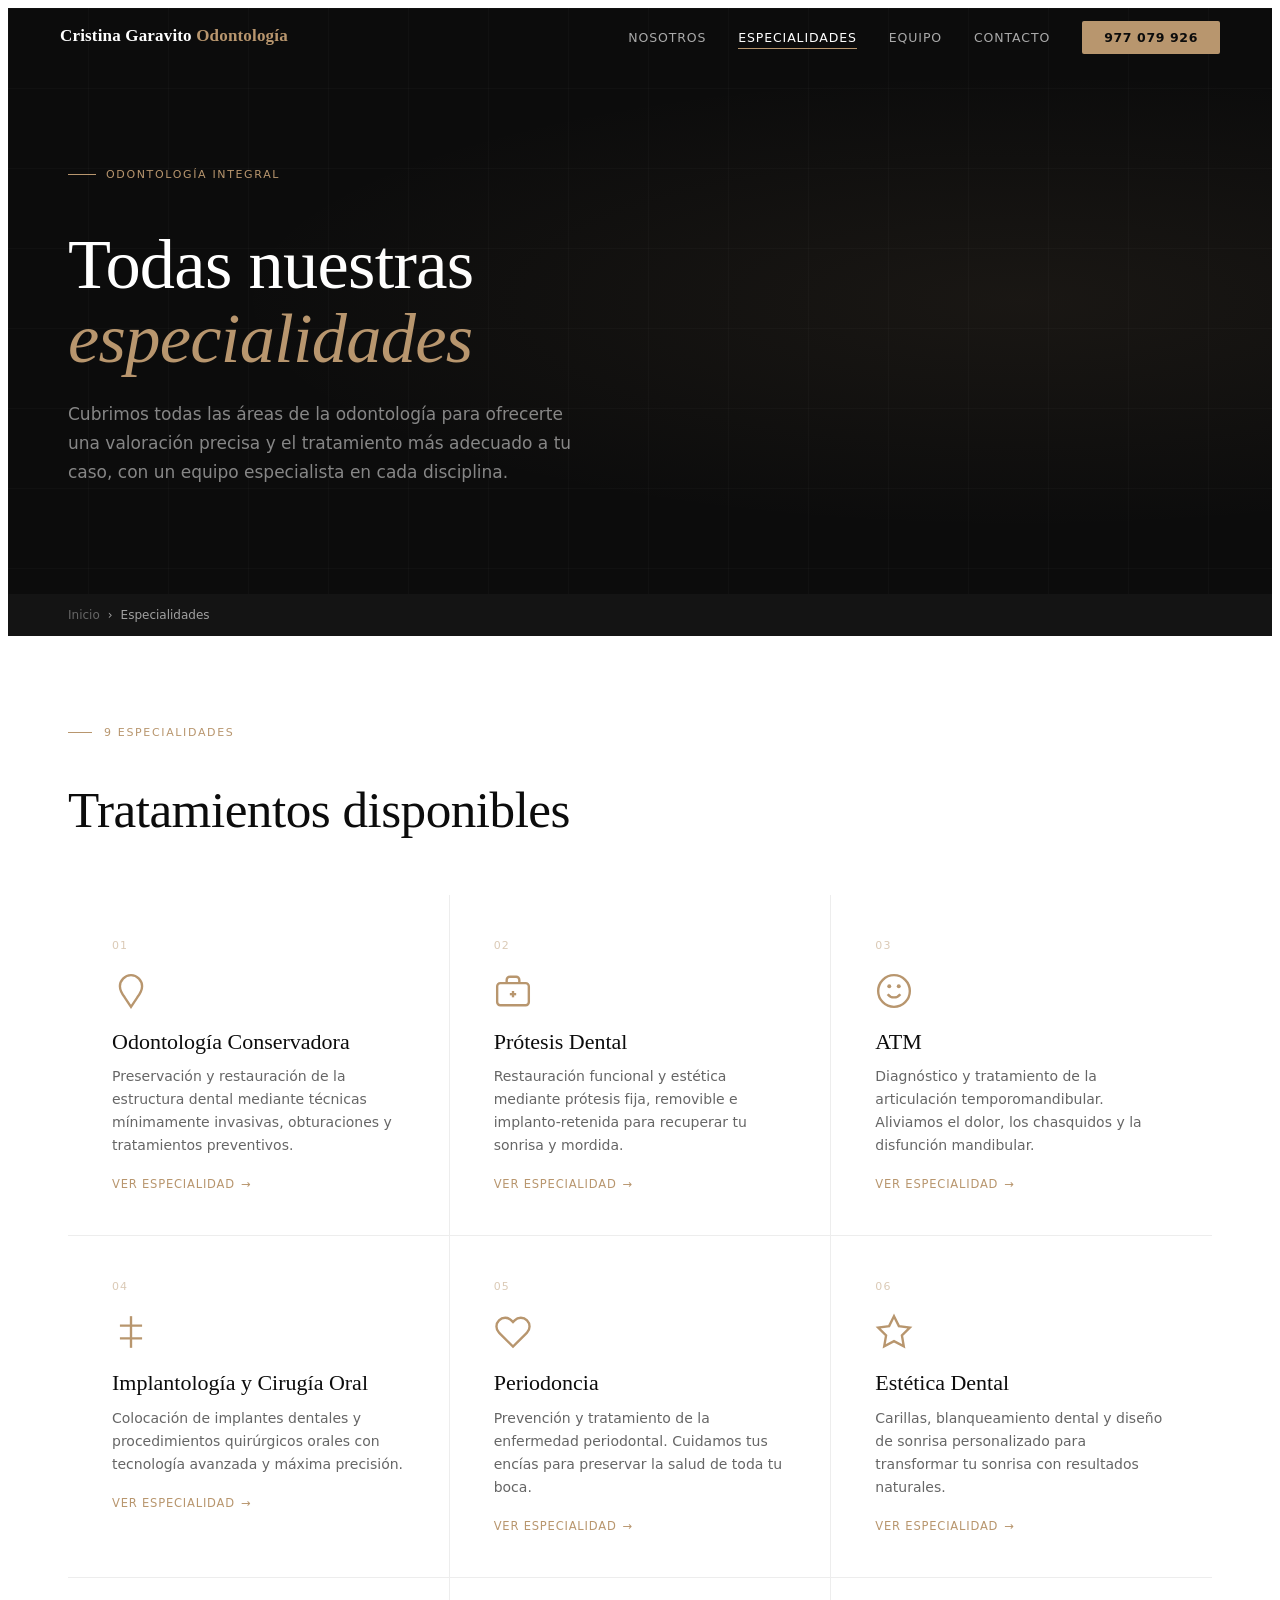
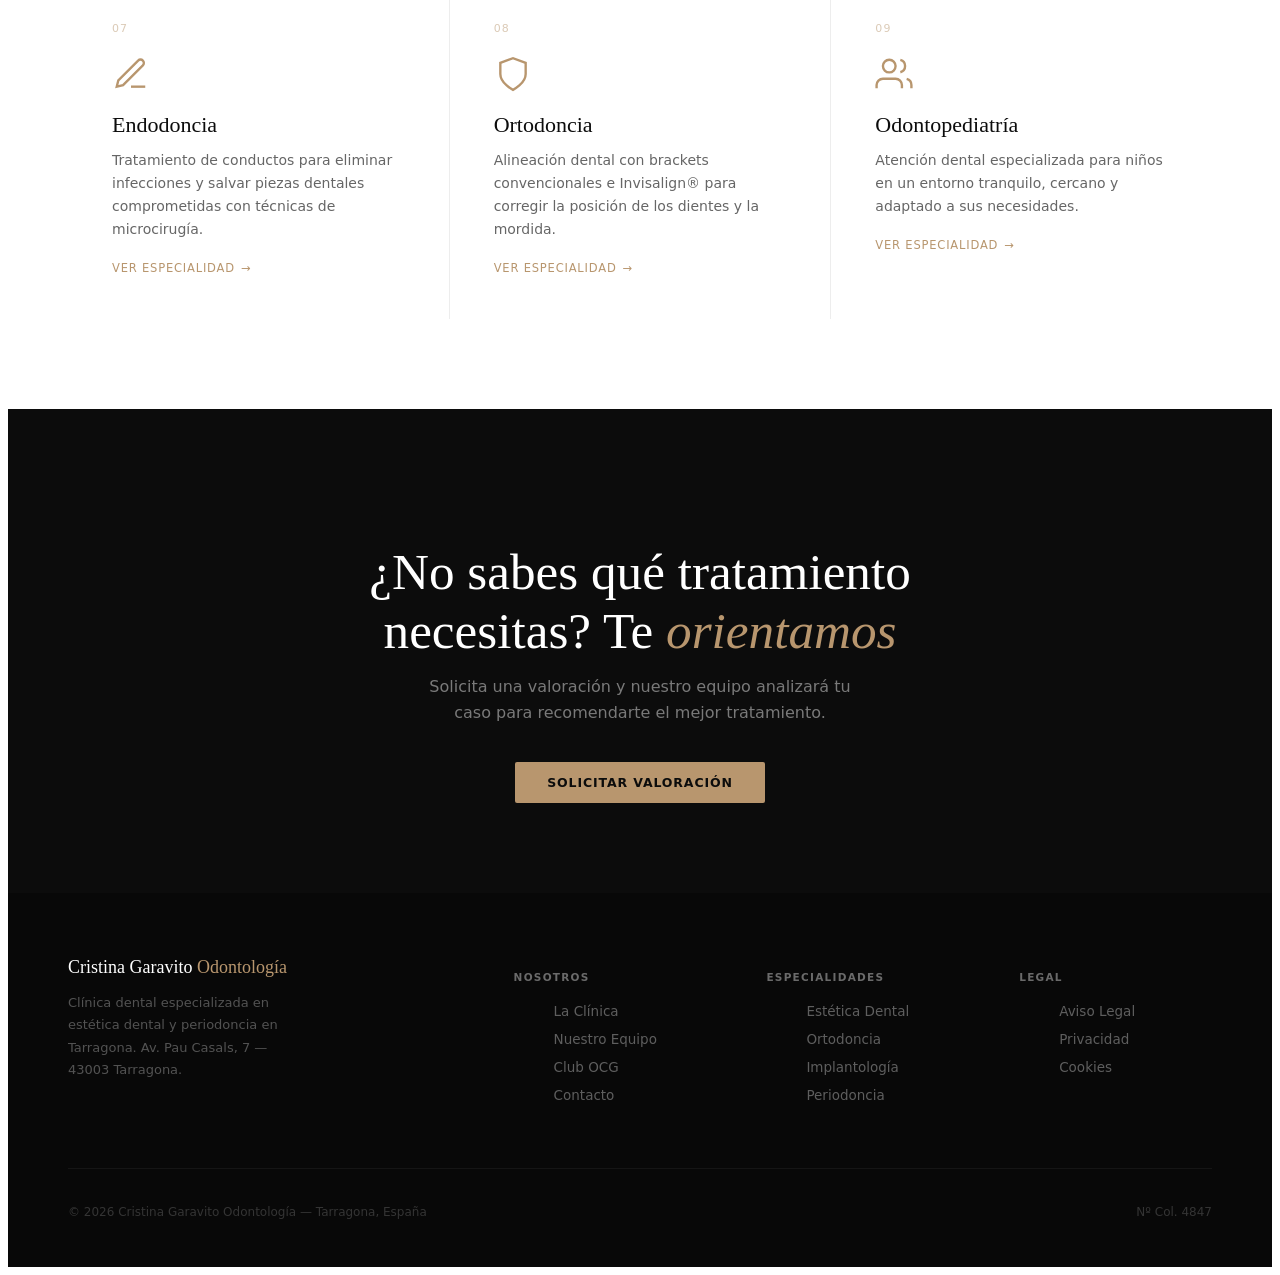
<file: especialidades.html>
﻿<!DOCTYPE html>
<html lang="es">
<head>
  <meta charset="UTF-8">
  <meta name="viewport" content="width=device-width, initial-scale=1.0">
  <title>Especialidades | Odontología Cristina Garavito — Tarragona</title>
  <meta name="description" content="Todas las especialidades odontológicas en un solo lugar. Odontología conservadora, prótesis dental, implantología, periodoncia, estética dental, endodoncia, ortodoncia y odontopediatría en Tarragona.">
  <link rel="canonical" href="https://www.odontologiacg.com/especialidades/">
  <link rel="stylesheet" href="css/shared.css">
  <style>
    .esp-grid {
      display: grid;
      grid-template-columns: repeat(3, 1fr);
      gap: 1px;
      background: rgba(0,0,0,0.07);
      margin-top: 56px;
    }
    .esp-card {
      background: var(--white);
      padding: 44px;
      text-decoration: none;
      display: block;
      transition: background 0.25s;
      position: relative;
      overflow: hidden;
    }
    .esp-card::after {
      content: '';
      position: absolute;
      bottom: 0; left: 0;
      width: 0; height: 2px;
      background: var(--gold);
      transition: width 0.4s;
    }
    .esp-card:hover { background: var(--off-white); }
    .esp-card:hover::after { width: 100%; }
    .esp-card-num {
      font-size: 11px;
      color: rgba(184,150,110,0.5);
      letter-spacing: 0.1em;
      display: block;
      margin-bottom: 20px;
    }
    .esp-card-icon {
      width: 38px; height: 38px;
      color: var(--gold);
      margin-bottom: 18px;
      display: block;
    }
    .esp-card-name {
      font-family: var(--serif);
      font-size: 22px;
      font-weight: 500;
      color: var(--black);
      margin-bottom: 10px;
      line-height: 1.25;
    }
    .esp-card-desc {
      font-size: 14px;
      color: #666;
      line-height: 1.65;
      font-weight: 300;
      margin-bottom: 20px;
    }
    .esp-card-link {
      display: flex; align-items: center; gap: 6px;
      font-size: 11.5px; color: var(--gold);
      letter-spacing: 0.07em; text-transform: uppercase;
      font-weight: 500;
    }
    @media(max-width:1024px){
      .esp-grid { grid-template-columns: 1fr 1fr; }
    }
    @media(max-width:640px){
      .esp-grid { grid-template-columns: 1fr; }
    }
  </style>
</head>
<body>
<nav id="nav">
  <a href="../index.html" class="nav-logo">Cristina Garavito <span>Odontología</span></a>
  <ul class="nav-links">
    <li><a href="../index.html#nosotros">Nosotros</a></li>
    <li><a href="especialidades.html" class="active">Especialidades</a></li>
    <li><a href="../equipo.html">Equipo</a></li>
    <li><a href="../contacto.html">Contacto</a></li>
    <li><a href="tel:977079926" class="nav-cta">977 079 926</a></li>
  </ul>
</nav>

<div class="page-hero">
  <div class="page-hero-bg"></div>
  <div class="page-hero-grid"></div>
  <div class="page-hero-tag">Odontología integral</div>
  <h1>Todas nuestras <em>especialidades</em></h1>
  <p>Cubrimos todas las áreas de la odontología para ofrecerte una valoración precisa y el tratamiento más adecuado a tu caso, con un equipo especialista en cada disciplina.</p>
</div>

<div class="breadcrumb">
  <a href="../index.html">Inicio</a>
  <span>›</span>
  <span>Especialidades</span>
</div>

<section class="content-section">
  <div class="section-tag">9 Especialidades</div>
  <h2 class="section-title">Tratamientos disponibles</h2>
  <div class="esp-grid">

    <a href="especialidades/odontologia-conservadora.html" class="esp-card">
      <span class="esp-card-num">01</span>
      <svg class="esp-card-icon" viewBox="0 0 24 24" fill="none" stroke="currentColor" stroke-width="1.5"><path d="M12 2C8 2 5 5.5 5 9c0 2.5 1.5 5 3 7l4 6 4-6c1.5-2 3-4.5 3-7 0-3.5-3-7-7-7z"/></svg>
      <div class="esp-card-name">Odontología Conservadora</div>
      <div class="esp-card-desc">Preservación y restauración de la estructura dental mediante técnicas mínimamente invasivas, obturaciones y tratamientos preventivos.</div>
      <div class="esp-card-link">Ver especialidad <span>→</span></div>
    </a>

    <a href="especialidades/protesis-dental.html" class="esp-card">
      <span class="esp-card-num">02</span>
      <svg class="esp-card-icon" viewBox="0 0 24 24" fill="none" stroke="currentColor" stroke-width="1.5"><rect x="2" y="7" width="20" height="14" rx="2"/><path d="M16 7V5a2 2 0 0 0-2-2h-4a2 2 0 0 0-2 2v2"/><line x1="12" y1="12" x2="12" y2="16"/><line x1="10" y1="14" x2="14" y2="14"/></svg>
      <div class="esp-card-name">Prótesis Dental</div>
      <div class="esp-card-desc">Restauración funcional y estética mediante prótesis fija, removible e implanto-retenida para recuperar tu sonrisa y mordida.</div>
      <div class="esp-card-link">Ver especialidad <span>→</span></div>
    </a>

    <a href="especialidades/atm.html" class="esp-card">
      <span class="esp-card-num">03</span>
      <svg class="esp-card-icon" viewBox="0 0 24 24" fill="none" stroke="currentColor" stroke-width="1.5"><circle cx="12" cy="12" r="10"/><path d="M8 14s1.5 2 4 2 4-2 4-2"/><line x1="9" y1="9" x2="9.01" y2="9" stroke-linecap="round" stroke-width="2.5"/><line x1="15" y1="9" x2="15.01" y2="9" stroke-linecap="round" stroke-width="2.5"/></svg>
      <div class="esp-card-name">ATM</div>
      <div class="esp-card-desc">Diagnóstico y tratamiento de la articulación temporomandibular. Aliviamos el dolor, los chasquidos y la disfunción mandibular.</div>
      <div class="esp-card-link">Ver especialidad <span>→</span></div>
    </a>

    <a href="especialidades/implantologia.html" class="esp-card">
      <span class="esp-card-num">04</span>
      <svg class="esp-card-icon" viewBox="0 0 24 24" fill="none" stroke="currentColor" stroke-width="1.5"><line x1="12" y1="2" x2="12" y2="22"/><path d="M5 8h14M5 16h14"/></svg>
      <div class="esp-card-name">Implantología y Cirugía Oral</div>
      <div class="esp-card-desc">Colocación de implantes dentales y procedimientos quirúrgicos orales con tecnología avanzada y máxima precisión.</div>
      <div class="esp-card-link">Ver especialidad <span>→</span></div>
    </a>

    <a href="especialidades/periodoncia.html" class="esp-card">
      <span class="esp-card-num">05</span>
      <svg class="esp-card-icon" viewBox="0 0 24 24" fill="none" stroke="currentColor" stroke-width="1.5"><path d="M20.84 4.61a5.5 5.5 0 0 0-7.78 0L12 5.67l-1.06-1.06a5.5 5.5 0 0 0-7.78 7.78l1.06 1.06L12 21.23l7.78-7.78 1.06-1.06a5.5 5.5 0 0 0 0-7.78z"/></svg>
      <div class="esp-card-name">Periodoncia</div>
      <div class="esp-card-desc">Prevención y tratamiento de la enfermedad periodontal. Cuidamos tus encías para preservar la salud de toda tu boca.</div>
      <div class="esp-card-link">Ver especialidad <span>→</span></div>
    </a>

    <a href="especialidades/estetica-dental.html" class="esp-card">
      <span class="esp-card-num">06</span>
      <svg class="esp-card-icon" viewBox="0 0 24 24" fill="none" stroke="currentColor" stroke-width="1.5"><polygon points="12 2 15.09 8.26 22 9.27 17 14.14 18.18 21.02 12 17.77 5.82 21.02 7 14.14 2 9.27 8.91 8.26 12 2"/></svg>
      <div class="esp-card-name">Estética Dental</div>
      <div class="esp-card-desc">Carillas, blanqueamiento dental y diseño de sonrisa personalizado para transformar tu sonrisa con resultados naturales.</div>
      <div class="esp-card-link">Ver especialidad <span>→</span></div>
    </a>

    <a href="especialidades/endodoncia.html" class="esp-card">
      <span class="esp-card-num">07</span>
      <svg class="esp-card-icon" viewBox="0 0 24 24" fill="none" stroke="currentColor" stroke-width="1.5"><path d="M12 20h9"/><path d="M16.5 3.5a2.121 2.121 0 0 1 3 3L7 19l-4 1 1-4L16.5 3.5z"/></svg>
      <div class="esp-card-name">Endodoncia</div>
      <div class="esp-card-desc">Tratamiento de conductos para eliminar infecciones y salvar piezas dentales comprometidas con técnicas de microcirugía.</div>
      <div class="esp-card-link">Ver especialidad <span>→</span></div>
    </a>

    <a href="especialidades/ortodoncia.html" class="esp-card">
      <span class="esp-card-num">08</span>
      <svg class="esp-card-icon" viewBox="0 0 24 24" fill="none" stroke="currentColor" stroke-width="1.5"><path d="M12 22s8-4 8-10V5l-8-3-8 3v7c0 6 8 10 8 10z"/></svg>
      <div class="esp-card-name">Ortodoncia</div>
      <div class="esp-card-desc">Alineación dental con brackets convencionales e Invisalign® para corregir la posición de los dientes y la mordida.</div>
      <div class="esp-card-link">Ver especialidad <span>→</span></div>
    </a>

    <a href="especialidades/odontopediatria.html" class="esp-card">
      <span class="esp-card-num">09</span>
      <svg class="esp-card-icon" viewBox="0 0 24 24" fill="none" stroke="currentColor" stroke-width="1.5"><path d="M17 21v-2a4 4 0 0 0-4-4H5a4 4 0 0 0-4 4v2"/><circle cx="9" cy="7" r="4"/><path d="M23 21v-2a4 4 0 0 0-3-3.87"/><path d="M16 3.13a4 4 0 0 1 0 7.75"/></svg>
      <div class="esp-card-name">Odontopediatría</div>
      <div class="esp-card-desc">Atención dental especializada para niños en un entorno tranquilo, cercano y adaptado a sus necesidades.</div>
      <div class="esp-card-link">Ver especialidad <span>→</span></div>
    </a>

  </div>
</section>

<section class="cta-banner">
  <h2>¿No sabes qué tratamiento<br>necesitas? Te <em>orientamos</em></h2>
  <p>Solicita una valoración y nuestro equipo analizará tu caso para recomendarte el mejor tratamiento.</p>
  <a href="../contacto.html" class="btn-primary">Solicitar Valoración</a>
</section>

<footer>
  <div class="footer-top">
    <div class="footer-brand">
      <a href="../index.html" class="logo">Cristina Garavito <span>Odontología</span></a>
      <p>Clínica dental especializada en estética dental y periodoncia en Tarragona. Av. Pau Casals, 7 — 43003 Tarragona.</p>
    </div>
    <div class="footer-col">
      <h4>Nosotros</h4>
      <ul>
        <li><a href="../index.html#nosotros">La Clínica</a></li>
        <li><a href="../equipo.html">Nuestro Equipo</a></li>
        <li><a href="../index.html#club">Club OCG</a></li>
        <li><a href="../contacto.html">Contacto</a></li>
      </ul>
    </div>
    <div class="footer-col">
      <h4>Especialidades</h4>
      <ul>
        <li><a href="especialidades/estetica-dental.html">Estética Dental</a></li>
        <li><a href="especialidades/ortodoncia.html">Ortodoncia</a></li>
        <li><a href="especialidades/implantologia.html">Implantología</a></li>
        <li><a href="especialidades/periodoncia.html">Periodoncia</a></li>
      </ul>
    </div>
    <div class="footer-col">
      <h4>Legal</h4>
      <ul>
        <li><a href="https://www.odontologiacg.com/aviso-legal/">Aviso Legal</a></li>
        <li><a href="https://www.odontologiacg.com/politica-de-privacidad/">Privacidad</a></li>
        <li><a href="https://www.odontologiacg.com/uso-de-cookies/">Cookies</a></li>
      </ul>
    </div>
  </div>
  <div class="footer-bottom">
    <p>© 2026 Cristina Garavito Odontología — Tarragona, España</p>
    <p>Nº Col. 4847</p>
  </div>
</footer>

<script>
  const nav = document.getElementById('nav');
  window.addEventListener('scroll', () => nav.classList.toggle('scrolled', window.scrollY > 60), { passive: true });
</script>
</body>
</html>
                                                                                                                                                                                                                                                                                                                                                                                                                                                                                            
</file>
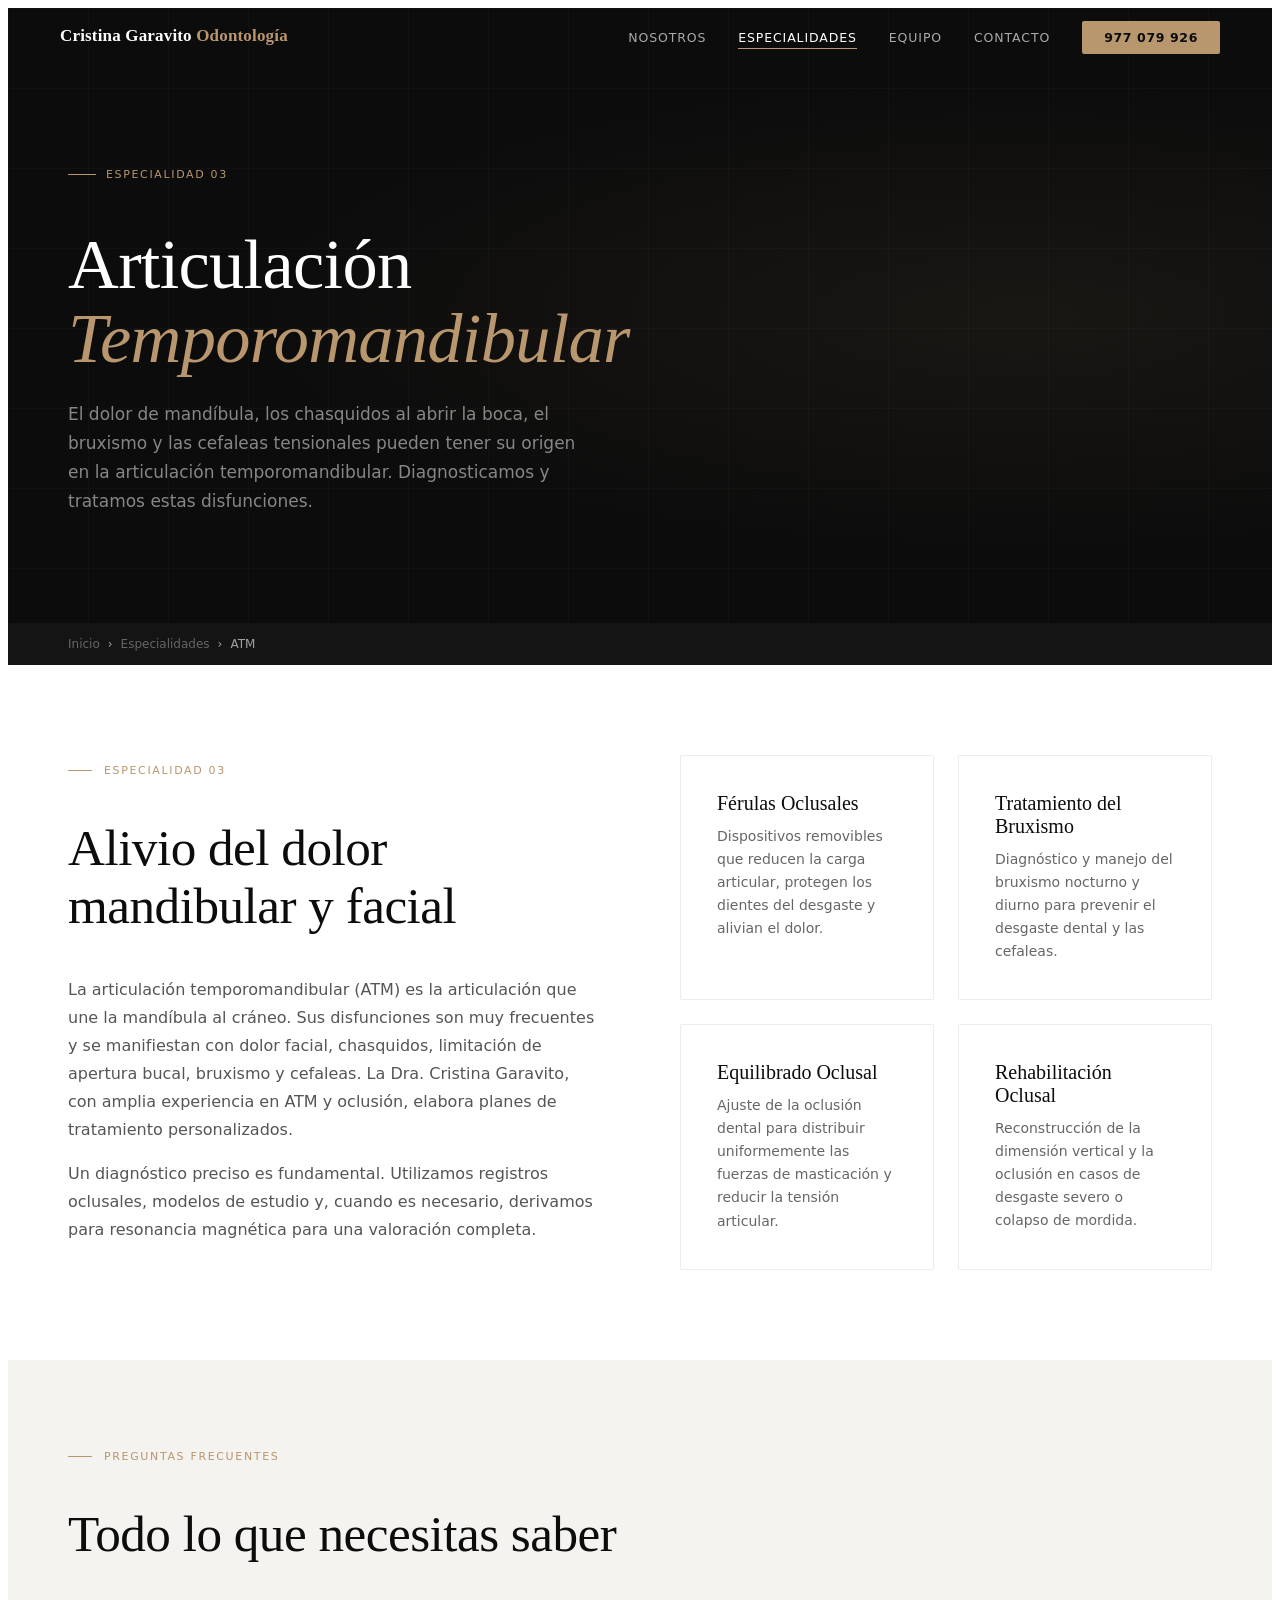
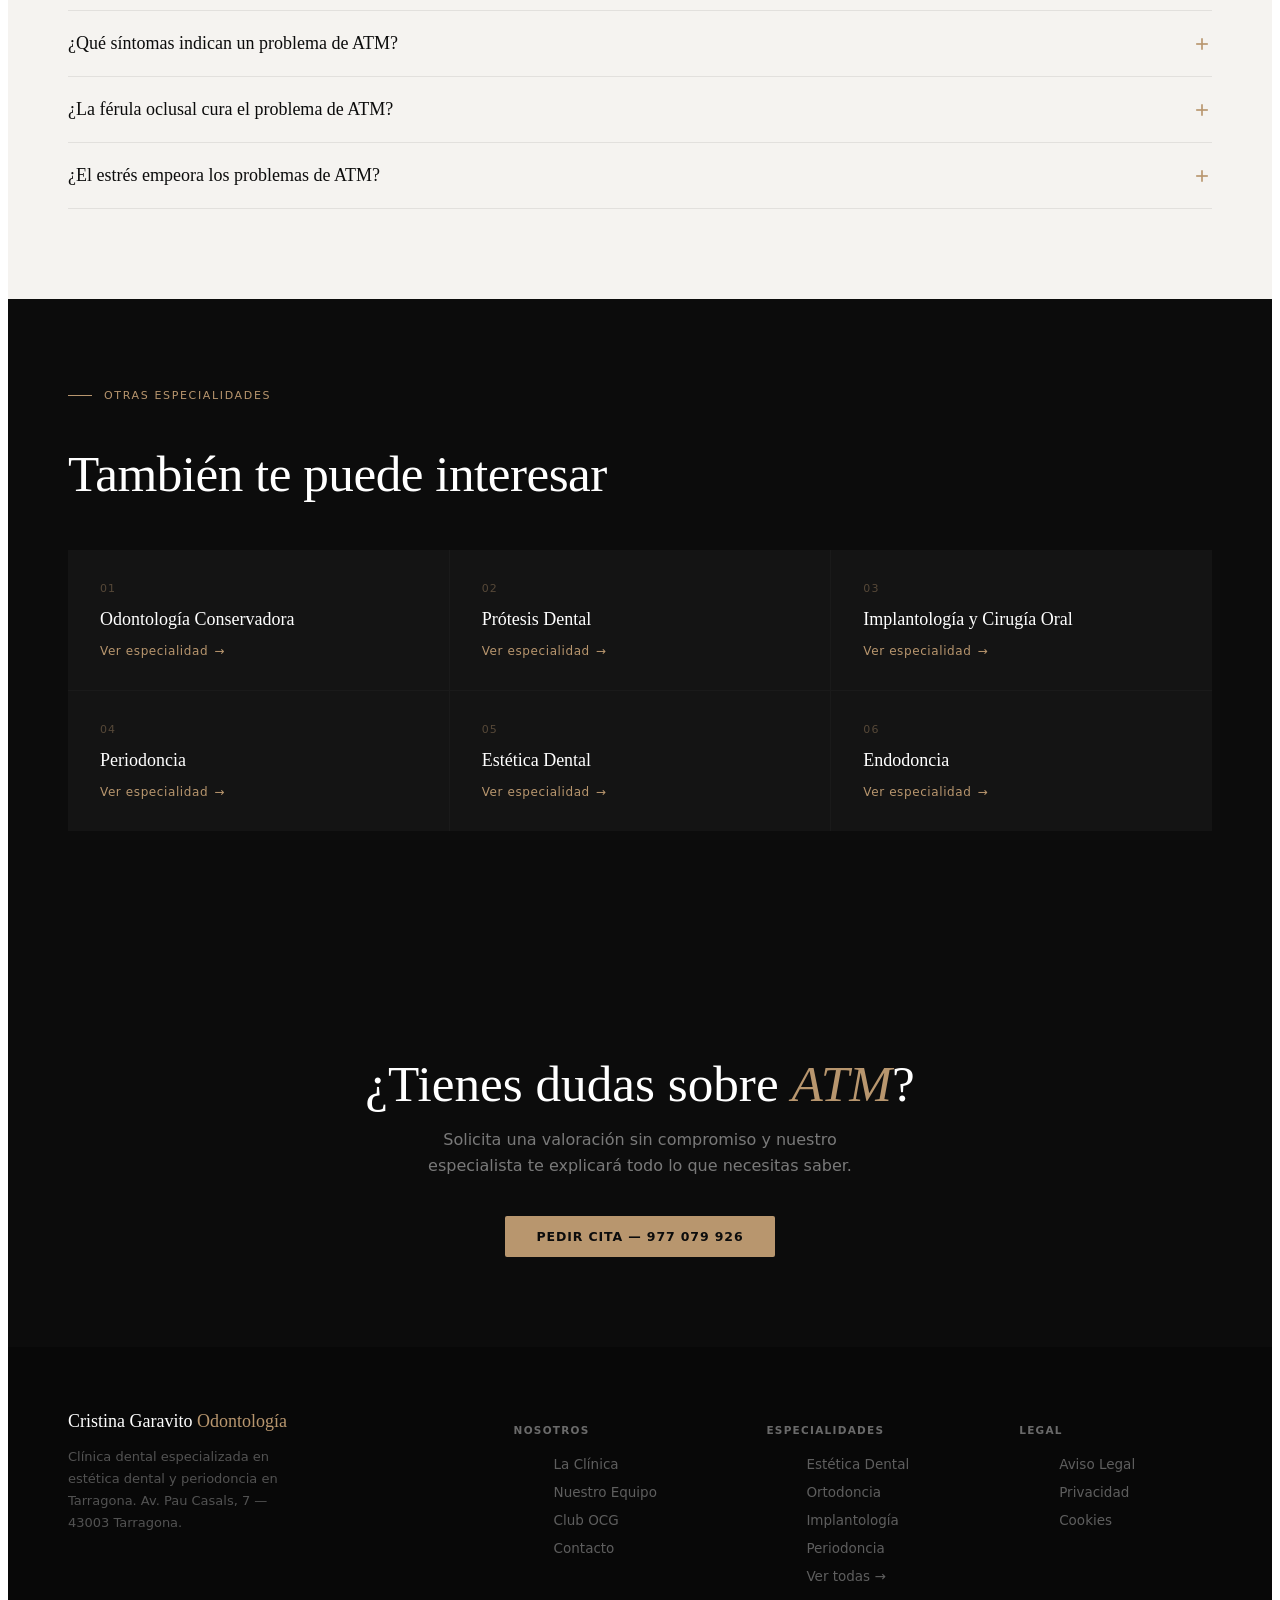
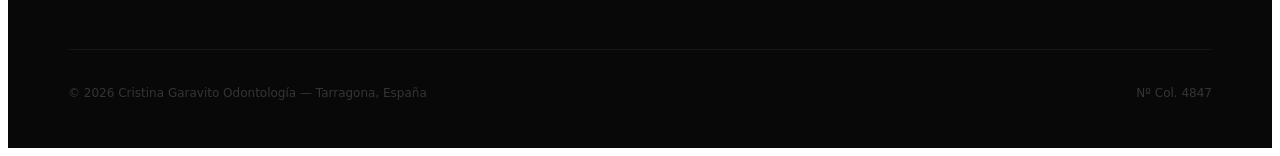
<file: especialidades/atm.html>
﻿<!DOCTYPE html>
<html lang="es">
<head>
  <meta charset="UTF-8">
  <meta name="viewport" content="width=device-width, initial-scale=1.0">
  <title>ATM — Articulación Temporomandibular en Tarragona | Odontología Cristina Garavito — Tarragona</title>
  <meta name="description" content="Tratamiento de la articulación temporomandibular (ATM) en Tarragona. Dolor de mandíbula, chasquidos, bruxismo y cefaleas. Dra. Cristina Garavito, especialista en ATM.">
  <link rel="canonical" href="https://www.odontologiacg.com/especialidades/atm/">
  <link rel="stylesheet" href="../css/shared.css">
</head>
<body>

<nav id="nav">
  <a href="../index.html" class="nav-logo">Cristina Garavito <span>Odontología</span></a>
  <ul class="nav-links">
    <li><a href="../index.html#nosotros">Nosotros</a></li>
    <li><a href="../especialidades.html" class="active">Especialidades</a></li>
    <li><a href="../equipo.html">Equipo</a></li>
    <li><a href="../contacto.html">Contacto</a></li>
    <li><a href="tel:977079926" class="nav-cta">977 079 926</a></li>
  </ul>
</nav>

<div class="page-hero">
  <div class="page-hero-bg"></div>
  <div class="page-hero-grid"></div>
  <div class="page-hero-tag">Especialidad 03</div>
  <h1>Articulación<br><em>Temporomandibular</em></h1>
  <p>El dolor de mandíbula, los chasquidos al abrir la boca, el bruxismo y las cefaleas tensionales pueden tener su origen en la articulación temporomandibular. Diagnosticamos y tratamos estas disfunciones.</p>
</div>

<div class="breadcrumb">
  <a href="../index.html">Inicio</a>
  <span>›</span>
  <a href="../especialidades.html">Especialidades</a>
  <span>›</span>
  <span>ATM</span>
</div>


<section class="content-section">
  <div class="two-col">
    <div>
      <div class="section-tag">Especialidad 03</div>
      <h2 class="section-title">Alivio del dolor mandibular y facial</h2>
      <p style="font-size:16px;color:#555;line-height:1.75;font-weight:300;margin-top:20px">La articulación temporomandibular (ATM) es la articulación que une la mandíbula al cráneo. Sus disfunciones son muy frecuentes y se manifiestan con dolor facial, chasquidos, limitación de apertura bucal, bruxismo y cefaleas. La Dra. Cristina Garavito, con amplia experiencia en ATM y oclusión, elabora planes de tratamiento personalizados.</p>
      <p style="font-size:16px;color:#555;line-height:1.75;font-weight:300;margin-top:16px">Un diagnóstico preciso es fundamental. Utilizamos registros oclusales, modelos de estudio y, cuando es necesario, derivamos para resonancia magnética para una valoración completa.</p>
    </div>
    <div class="cards-grid-2" style="margin-top:0">
      <div class="info-card">
        <div class="card-title">Férulas Oclusales</div>
        <div class="card-desc">Dispositivos removibles que reducen la carga articular, protegen los dientes del desgaste y alivian el dolor.</div>
      </div>
      <div class="info-card">
        <div class="card-title">Tratamiento del Bruxismo</div>
        <div class="card-desc">Diagnóstico y manejo del bruxismo nocturno y diurno para prevenir el desgaste dental y las cefaleas.</div>
      </div>
      <div class="info-card">
        <div class="card-title">Equilibrado Oclusal</div>
        <div class="card-desc">Ajuste de la oclusión dental para distribuir uniformemente las fuerzas de masticación y reducir la tensión articular.</div>
      </div>
      <div class="info-card">
        <div class="card-title">Rehabilitación Oclusal</div>
        <div class="card-desc">Reconstrucción de la dimensión vertical y la oclusión en casos de desgaste severo o colapso de mordida.</div>
      </div>
    </div>
  </div>
</section>

<section class="content-section bg-off">
  <div class="section-tag">Preguntas Frecuentes</div>
  <h2 class="section-title">Todo lo que necesitas saber</h2>
  <div class="faq-list">
    <div class="faq-item">
      <div class="faq-q"><span>¿Qué síntomas indican un problema de ATM?</span><svg class="faq-icon" viewBox="0 0 24 24" fill="none" stroke="currentColor" stroke-width="2"><line x1="12" y1="5" x2="12" y2="19"/><line x1="5" y1="12" x2="19" y2="12"/></svg></div>
      <div class="faq-a">Los síntomas más comunes incluyen: dolor en la mandíbula, cara, cuello u oídos; chasquidos o crujidos al abrir la boca; dificultad para abrir o cerrar la boca; cefaleas matutinas; y desgaste dental visible.</div>
    </div>
    <div class="faq-item">
      <div class="faq-q"><span>¿La férula oclusal cura el problema de ATM?</span><svg class="faq-icon" viewBox="0 0 24 24" fill="none" stroke="currentColor" stroke-width="2"><line x1="12" y1="5" x2="12" y2="19"/><line x1="5" y1="12" x2="19" y2="12"/></svg></div>
      <div class="faq-a">La férula oclusal es un tratamiento muy eficaz para aliviar los síntomas y proteger los dientes del bruxismo. Su objetivo es diagnóstico y paliativo, siendo a menudo el primer paso antes de decidir un tratamiento definitivo.</div>
    </div>
    <div class="faq-item">
      <div class="faq-q"><span>¿El estrés empeora los problemas de ATM?</span><svg class="faq-icon" viewBox="0 0 24 24" fill="none" stroke="currentColor" stroke-width="2"><line x1="12" y1="5" x2="12" y2="19"/><line x1="5" y1="12" x2="19" y2="12"/></svg></div>
      <div class="faq-a">Sí, el estrés y la ansiedad son factores que contribuyen significativamente al bruxismo y la tensión muscular mandibular. El tratamiento dental puede complementarse con técnicas de gestión del estrés para mejores resultados.</div>
    </div>
  </div>
</section>

<section class="content-section bg-black">
  <div class="section-tag">Otras Especialidades</div>
  <h2 class="section-title light">También te puede interesar</h2>
  <div class="related-grid">
    <a href="odontologia-conservadora.html" class="related-card">
      <span class="related-card-num">01</span>
      <div class="related-card-name">Odontología Conservadora</div>
      <div class="related-card-arrow">Ver especialidad <span>→</span></div>
    </a>
    <a href="protesis-dental.html" class="related-card">
      <span class="related-card-num">02</span>
      <div class="related-card-name">Prótesis Dental</div>
      <div class="related-card-arrow">Ver especialidad <span>→</span></div>
    </a>
    <a href="implantologia.html" class="related-card">
      <span class="related-card-num">03</span>
      <div class="related-card-name">Implantología y Cirugía Oral</div>
      <div class="related-card-arrow">Ver especialidad <span>→</span></div>
    </a>
    <a href="periodoncia.html" class="related-card">
      <span class="related-card-num">04</span>
      <div class="related-card-name">Periodoncia</div>
      <div class="related-card-arrow">Ver especialidad <span>→</span></div>
    </a>
    <a href="estetica-dental.html" class="related-card">
      <span class="related-card-num">05</span>
      <div class="related-card-name">Estética Dental</div>
      <div class="related-card-arrow">Ver especialidad <span>→</span></div>
    </a>
    <a href="endodoncia.html" class="related-card">
      <span class="related-card-num">06</span>
      <div class="related-card-name">Endodoncia</div>
      <div class="related-card-arrow">Ver especialidad <span>→</span></div>
    </a></div>
</section>

<section class="cta-banner">
  <h2>¿Tienes dudas sobre <em>ATM</em>?</h2>
  <p>Solicita una valoración sin compromiso y nuestro especialista te explicará todo lo que necesitas saber.</p>
  <a href="../contacto.html" class="btn-primary">Pedir Cita — 977 079 926</a>
</section>


<footer>
  <div class="footer-top">
    <div class="footer-brand">
      <a href="../index.html" class="logo">Cristina Garavito <span>Odontología</span></a>
      <p>Clínica dental especializada en estética dental y periodoncia en Tarragona. Av. Pau Casals, 7 — 43003 Tarragona.</p>
    </div>
    <div class="footer-col">
      <h4>Nosotros</h4>
      <ul>
        <li><a href="../index.html#nosotros">La Clínica</a></li>
        <li><a href="../equipo.html">Nuestro Equipo</a></li>
        <li><a href="../index.html#club">Club OCG</a></li>
        <li><a href="../contacto.html">Contacto</a></li>
      </ul>
    </div>
    <div class="footer-col">
      <h4>Especialidades</h4>
      <ul>
        <li><a href="../especialidades/estetica-dental.html">Estética Dental</a></li>
        <li><a href="../especialidades/ortodoncia.html">Ortodoncia</a></li>
        <li><a href="../especialidades/implantologia.html">Implantología</a></li>
        <li><a href="../especialidades/periodoncia.html">Periodoncia</a></li>
        <li><a href="../especialidades.html">Ver todas →</a></li>
      </ul>
    </div>
    <div class="footer-col">
      <h4>Legal</h4>
      <ul>
        <li><a href="https://www.odontologiacg.com/aviso-legal/">Aviso Legal</a></li>
        <li><a href="https://www.odontologiacg.com/politica-de-privacidad/">Privacidad</a></li>
        <li><a href="https://www.odontologiacg.com/uso-de-cookies/">Cookies</a></li>
      </ul>
    </div>
  </div>
  <div class="footer-bottom">
    <p>© 2026 Cristina Garavito Odontología — Tarragona, España</p>
    <p>Nº Col. 4847</p>
  </div>
</footer>
<script>
  const nav = document.getElementById('nav');
  window.addEventListener('scroll', () => nav.classList.toggle('scrolled', window.scrollY > 60), { passive: true });
  document.querySelectorAll('.faq-q').forEach(q => {
    q.addEventListener('click', () => q.closest('.faq-item').classList.toggle('open'));
  });
</script>
</body>
</html>                                                                                                                                                                                                       
</file>
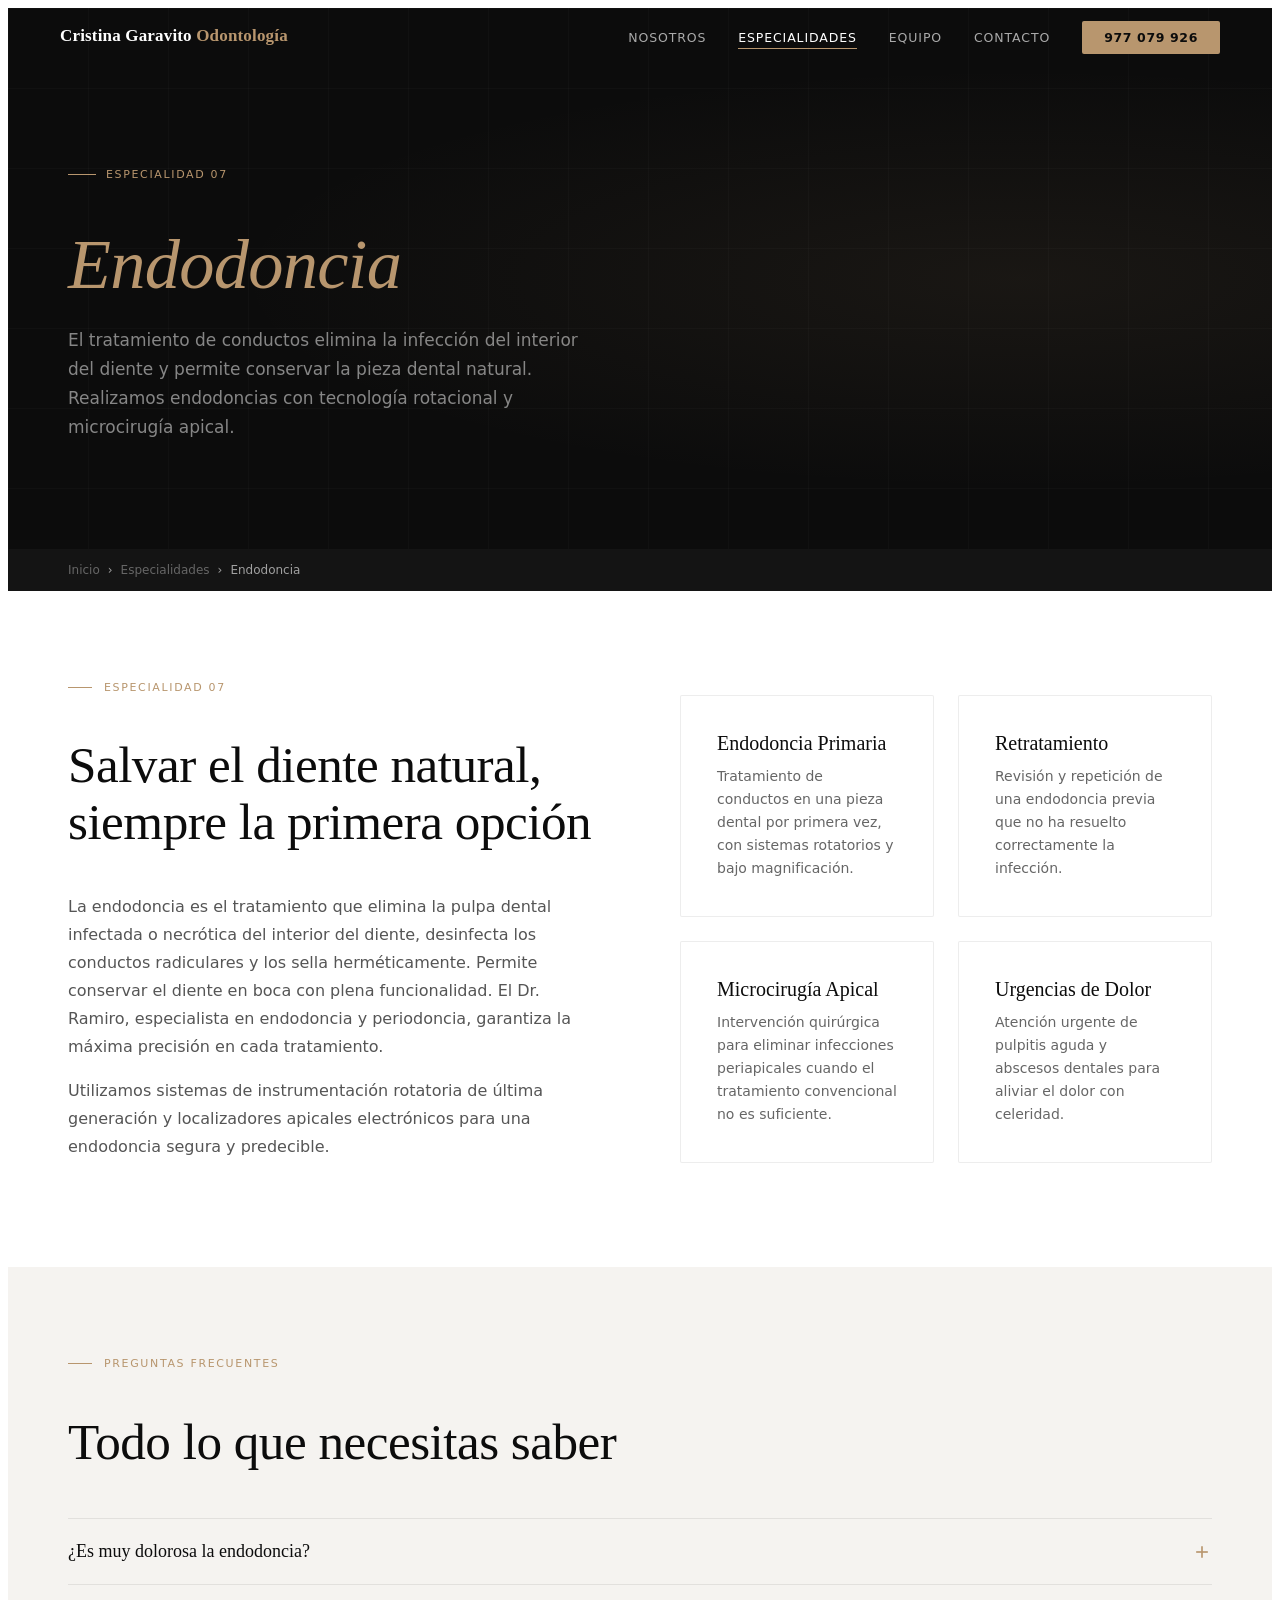
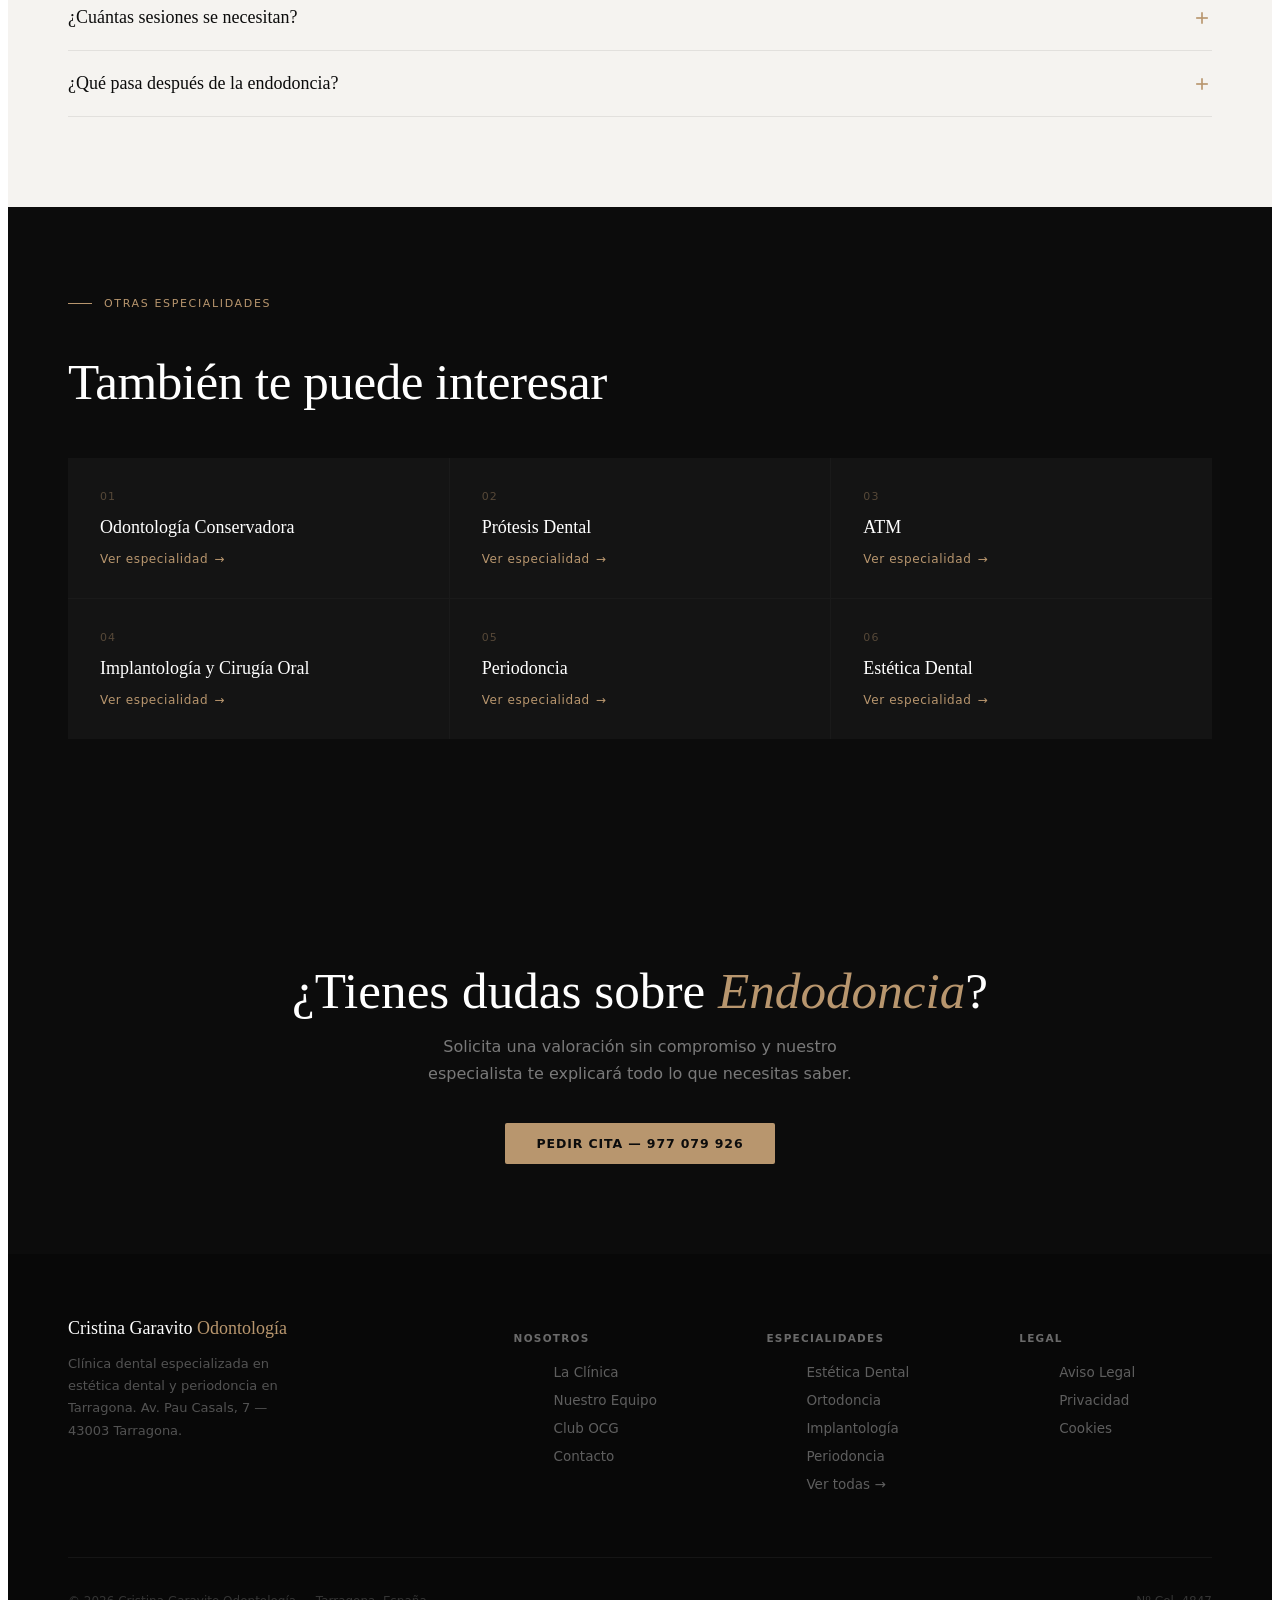
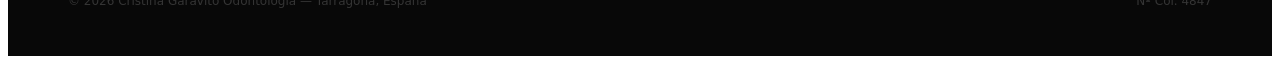
<file: especialidades/endodoncia.html>
﻿<!DOCTYPE html>
<html lang="es">
<head>
  <meta charset="UTF-8">
  <meta name="viewport" content="width=device-width, initial-scale=1.0">
  <title>Endodoncia en Tarragona — Tratamiento de Conductos | Odontología Cristina Garavito — Tarragona</title>
  <meta name="description" content="Endodoncia y tratamiento de conductos en Tarragona. Eliminamos la infección y salvamos el diente. Dr. Ramiro, especialista en endodoncia y periodoncia.">
  <link rel="canonical" href="https://www.odontologiacg.com/especialidades/endodoncia/">
  <link rel="stylesheet" href="../css/shared.css">
</head>
<body>

<nav id="nav">
  <a href="../index.html" class="nav-logo">Cristina Garavito <span>Odontología</span></a>
  <ul class="nav-links">
    <li><a href="../index.html#nosotros">Nosotros</a></li>
    <li><a href="../especialidades.html" class="active">Especialidades</a></li>
    <li><a href="../equipo.html">Equipo</a></li>
    <li><a href="../contacto.html">Contacto</a></li>
    <li><a href="tel:977079926" class="nav-cta">977 079 926</a></li>
  </ul>
</nav>

<div class="page-hero">
  <div class="page-hero-bg"></div>
  <div class="page-hero-grid"></div>
  <div class="page-hero-tag">Especialidad 07</div>
  <h1><em>Endodoncia</em></h1>
  <p>El tratamiento de conductos elimina la infección del interior del diente y permite conservar la pieza dental natural. Realizamos endodoncias con tecnología rotacional y microcirugía apical.</p>
</div>

<div class="breadcrumb">
  <a href="../index.html">Inicio</a>
  <span>›</span>
  <a href="../especialidades.html">Especialidades</a>
  <span>›</span>
  <span>Endodoncia</span>
</div>


<section class="content-section">
  <div class="two-col">
    <div>
      <div class="section-tag">Especialidad 07</div>
      <h2 class="section-title">Salvar el diente natural, siempre la primera opción</h2>
      <p style="font-size:16px;color:#555;line-height:1.75;font-weight:300;margin-top:20px">La endodoncia es el tratamiento que elimina la pulpa dental infectada o necrótica del interior del diente, desinfecta los conductos radiculares y los sella herméticamente. Permite conservar el diente en boca con plena funcionalidad. El Dr. Ramiro, especialista en endodoncia y periodoncia, garantiza la máxima precisión en cada tratamiento.</p>
      <p style="font-size:16px;color:#555;line-height:1.75;font-weight:300;margin-top:16px">Utilizamos sistemas de instrumentación rotatoria de última generación y localizadores apicales electrónicos para una endodoncia segura y predecible.</p>
    </div>
    <div class="cards-grid-2" style="margin-top:0">
      <div class="info-card">
        <div class="card-title">Endodoncia Primaria</div>
        <div class="card-desc">Tratamiento de conductos en una pieza dental por primera vez, con sistemas rotatorios y bajo magnificación.</div>
      </div>
      <div class="info-card">
        <div class="card-title">Retratamiento</div>
        <div class="card-desc">Revisión y repetición de una endodoncia previa que no ha resuelto correctamente la infección.</div>
      </div>
      <div class="info-card">
        <div class="card-title">Microcirugía Apical</div>
        <div class="card-desc">Intervención quirúrgica para eliminar infecciones periapicales cuando el tratamiento convencional no es suficiente.</div>
      </div>
      <div class="info-card">
        <div class="card-title">Urgencias de Dolor</div>
        <div class="card-desc">Atención urgente de pulpitis aguda y abscesos dentales para aliviar el dolor con celeridad.</div>
      </div>
    </div>
  </div>
</section>

<section class="content-section bg-off">
  <div class="section-tag">Preguntas Frecuentes</div>
  <h2 class="section-title">Todo lo que necesitas saber</h2>
  <div class="faq-list">
    <div class="faq-item">
      <div class="faq-q"><span>¿Es muy dolorosa la endodoncia?</span><svg class="faq-icon" viewBox="0 0 24 24" fill="none" stroke="currentColor" stroke-width="2"><line x1="12" y1="5" x2="12" y2="19"/><line x1="5" y1="12" x2="19" y2="12"/></svg></div>
      <div class="faq-a">La endodoncia se realiza siempre con anestesia local, por lo que durante el tratamiento no se siente dolor. Es posible notar algo de sensibilidad durante los primeros días, que se controla con antiinflamatorios.</div>
    </div>
    <div class="faq-item">
      <div class="faq-q"><span>¿Cuántas sesiones se necesitan?</span><svg class="faq-icon" viewBox="0 0 24 24" fill="none" stroke="currentColor" stroke-width="2"><line x1="12" y1="5" x2="12" y2="19"/><line x1="5" y1="12" x2="19" y2="12"/></svg></div>
      <div class="faq-a">En la mayoría de casos la endodoncia se realiza en una sola sesión de 60-90 minutos. Los casos con infección activa o anatomía compleja pueden requerir dos sesiones.</div>
    </div>
    <div class="faq-item">
      <div class="faq-q"><span>¿Qué pasa después de la endodoncia?</span><svg class="faq-icon" viewBox="0 0 24 24" fill="none" stroke="currentColor" stroke-width="2"><line x1="12" y1="5" x2="12" y2="19"/><line x1="5" y1="12" x2="19" y2="12"/></svg></div>
      <div class="faq-a">Tras la endodoncia, el diente queda sin vitalidad y es más frágil. Se recomienda protegerlo con una corona de cerámica para evitar fracturas y prolongar su vida útil.</div>
    </div>
  </div>
</section>

<section class="content-section bg-black">
  <div class="section-tag">Otras Especialidades</div>
  <h2 class="section-title light">También te puede interesar</h2>
  <div class="related-grid">
    <a href="odontologia-conservadora.html" class="related-card">
      <span class="related-card-num">01</span>
      <div class="related-card-name">Odontología Conservadora</div>
      <div class="related-card-arrow">Ver especialidad <span>→</span></div>
    </a>
    <a href="protesis-dental.html" class="related-card">
      <span class="related-card-num">02</span>
      <div class="related-card-name">Prótesis Dental</div>
      <div class="related-card-arrow">Ver especialidad <span>→</span></div>
    </a>
    <a href="atm.html" class="related-card">
      <span class="related-card-num">03</span>
      <div class="related-card-name">ATM</div>
      <div class="related-card-arrow">Ver especialidad <span>→</span></div>
    </a>
    <a href="implantologia.html" class="related-card">
      <span class="related-card-num">04</span>
      <div class="related-card-name">Implantología y Cirugía Oral</div>
      <div class="related-card-arrow">Ver especialidad <span>→</span></div>
    </a>
    <a href="periodoncia.html" class="related-card">
      <span class="related-card-num">05</span>
      <div class="related-card-name">Periodoncia</div>
      <div class="related-card-arrow">Ver especialidad <span>→</span></div>
    </a>
    <a href="estetica-dental.html" class="related-card">
      <span class="related-card-num">06</span>
      <div class="related-card-name">Estética Dental</div>
      <div class="related-card-arrow">Ver especialidad <span>→</span></div>
    </a></div>
</section>

<section class="cta-banner">
  <h2>¿Tienes dudas sobre <em>Endodoncia</em>?</h2>
  <p>Solicita una valoración sin compromiso y nuestro especialista te explicará todo lo que necesitas saber.</p>
  <a href="../contacto.html" class="btn-primary">Pedir Cita — 977 079 926</a>
</section>


<footer>
  <div class="footer-top">
    <div class="footer-brand">
      <a href="../index.html" class="logo">Cristina Garavito <span>Odontología</span></a>
      <p>Clínica dental especializada en estética dental y periodoncia en Tarragona. Av. Pau Casals, 7 — 43003 Tarragona.</p>
    </div>
    <div class="footer-col">
      <h4>Nosotros</h4>
      <ul>
        <li><a href="../index.html#nosotros">La Clínica</a></li>
        <li><a href="../equipo.html">Nuestro Equipo</a></li>
        <li><a href="../index.html#club">Club OCG</a></li>
        <li><a href="../contacto.html">Contacto</a></li>
      </ul>
    </div>
    <div class="footer-col">
      <h4>Especialidades</h4>
      <ul>
        <li><a href="../especialidades/estetica-dental.html">Estética Dental</a></li>
        <li><a href="../especialidades/ortodoncia.html">Ortodoncia</a></li>
        <li><a href="../especialidades/implantologia.html">Implantología</a></li>
        <li><a href="../especialidades/periodoncia.html">Periodoncia</a></li>
        <li><a href="../especialidades.html">Ver todas →</a></li>
      </ul>
    </div>
    <div class="footer-col">
      <h4>Legal</h4>
      <ul>
        <li><a href="https://www.odontologiacg.com/aviso-legal/">Aviso Legal</a></li>
        <li><a href="https://www.odontologiacg.com/politica-de-privacidad/">Privacidad</a></li>
        <li><a href="https://www.odontologiacg.com/uso-de-cookies/">Cookies</a></li>
      </ul>
    </div>
  </div>
  <div class="footer-bottom">
    <p>© 2026 Cristina Garavito Odontología — Tarragona, España</p>
    <p>Nº Col. 4847</p>
  </div>
</footer>
<script>
  const nav = document.getElementById('nav');
  window.addEventListener('scroll', () => nav.classList.toggle('scrolled', window.scrollY > 60), { passive: true });
  document.querySelectorAll('.faq-q').forEach(q => {
    q.addEventListener('click', () => q.closest('.faq-item').classList.toggle('open'));
  });
</script>
</body>
</html>                                                                                                                                                                                                                                                                                                                                                                                                                                                       
</file>
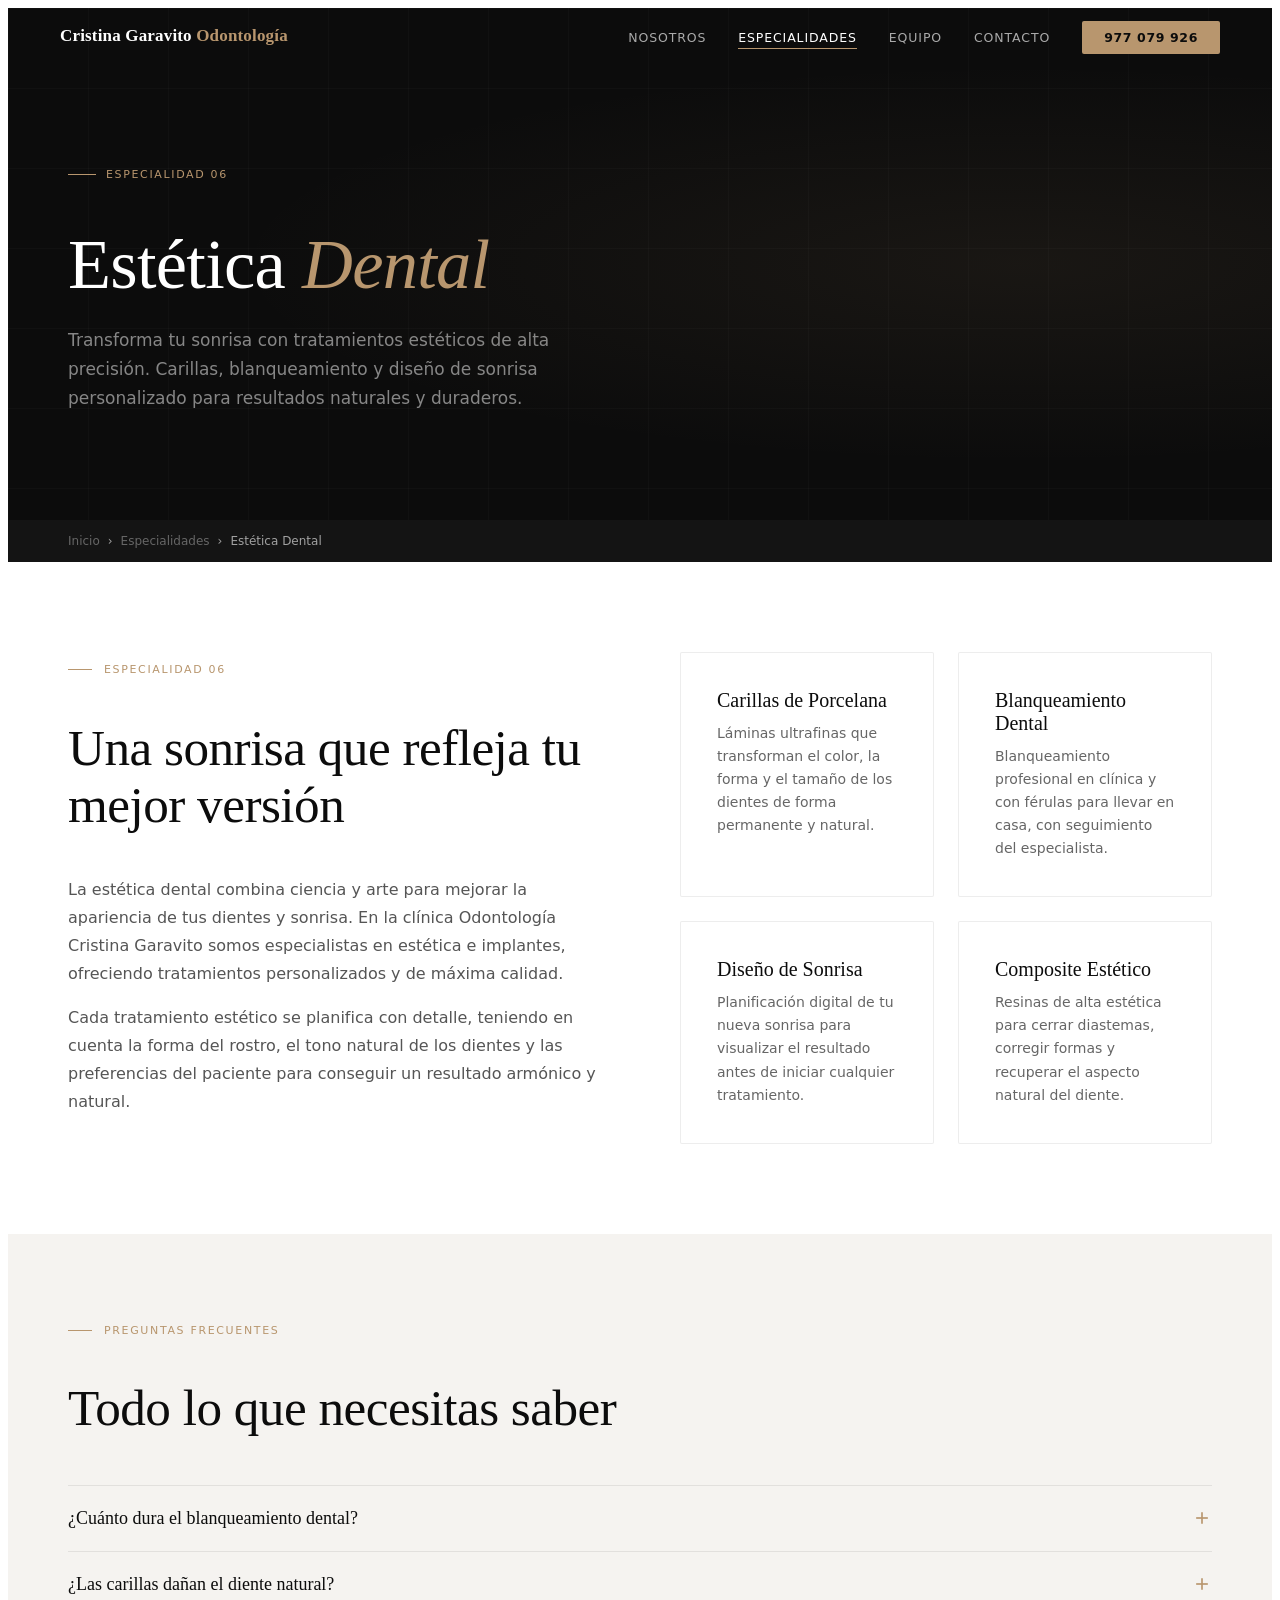
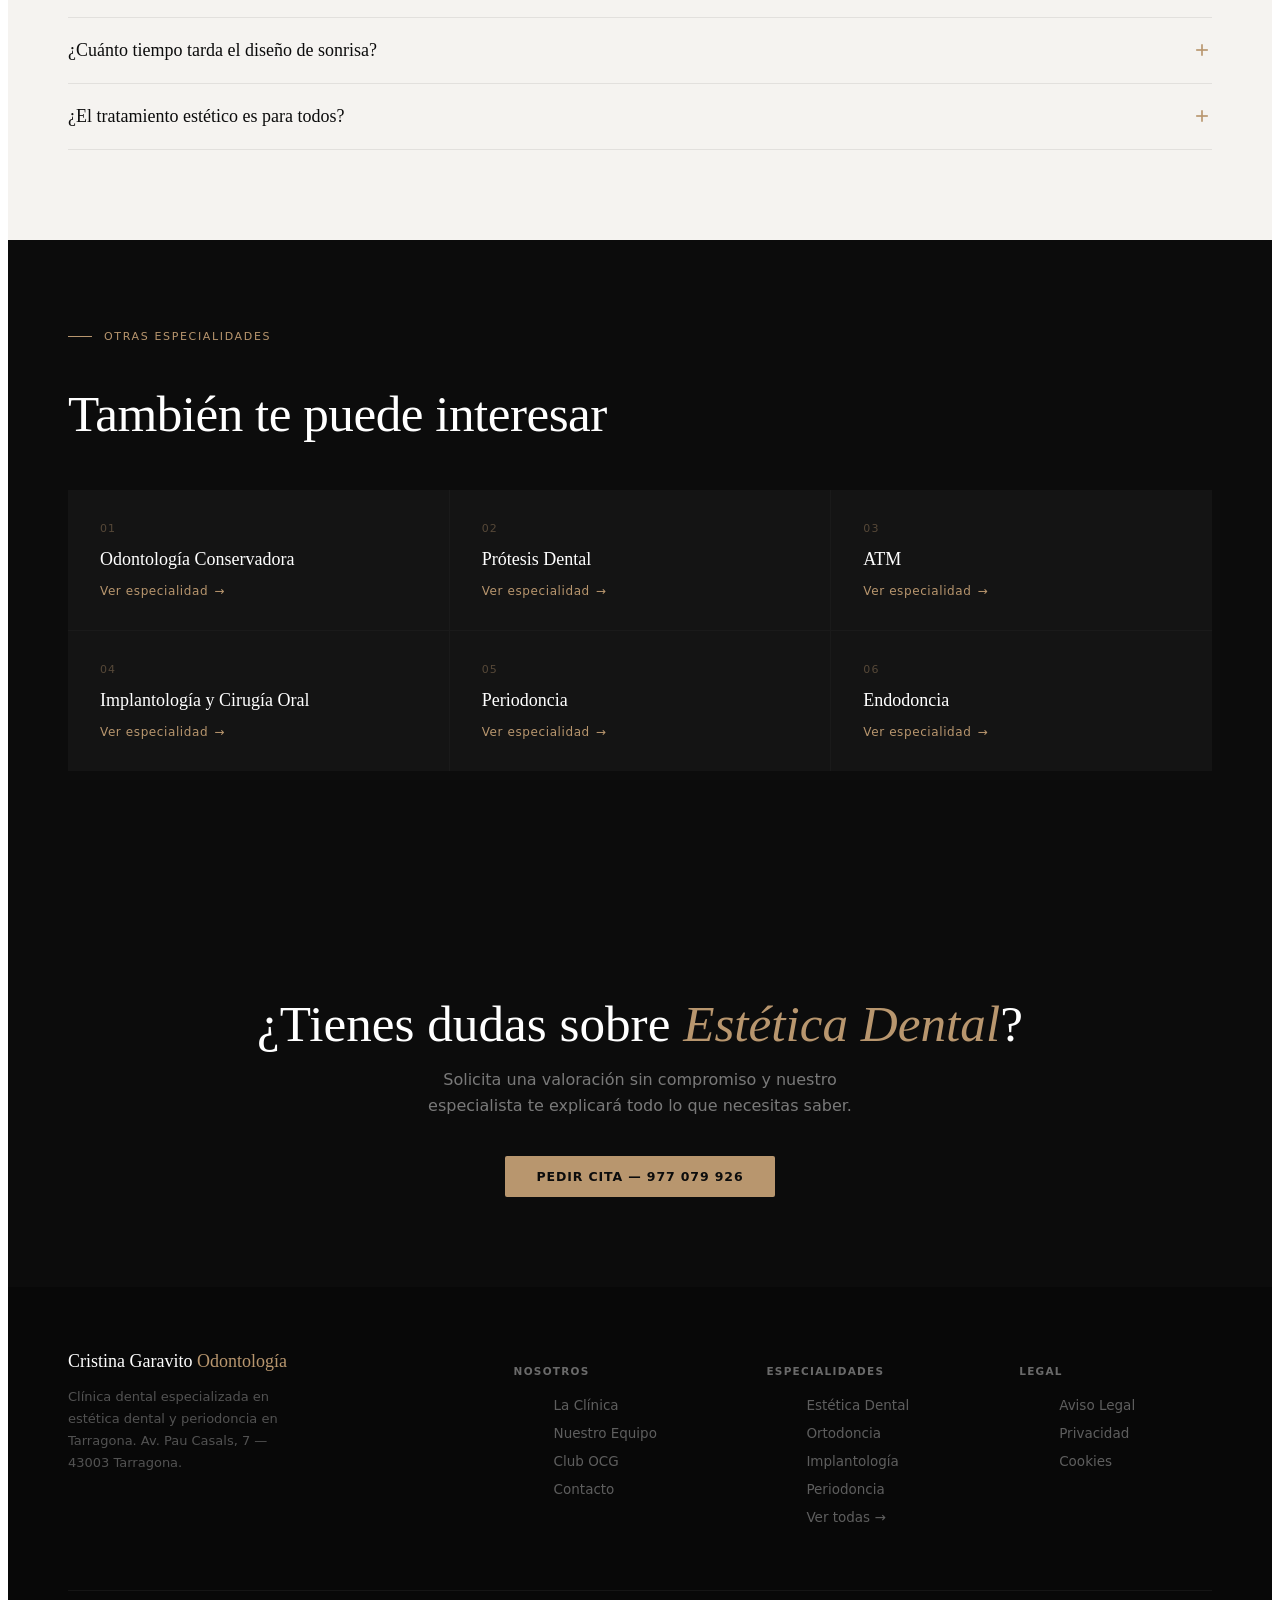
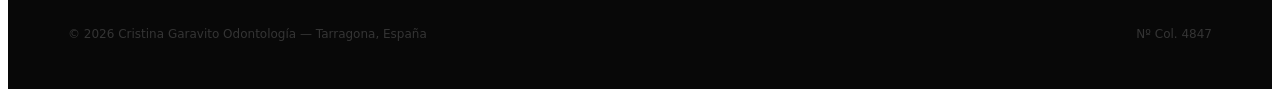
<file: especialidades/estetica-dental.html>
﻿<!DOCTYPE html>
<html lang="es">
<head>
  <meta charset="UTF-8">
  <meta name="viewport" content="width=device-width, initial-scale=1.0">
  <title>Estética Dental en Tarragona | Odontología Cristina Garavito — Tarragona</title>
  <meta name="description" content="Tratamientos de estética dental en Tarragona: blanqueamiento, carillas de porcelana y diseño de sonrisa. Dra. Cristina Garavito, especialista en estética e implantes.">
  <link rel="canonical" href="https://www.odontologiacg.com/especialidades/estetica-dental/">
  <link rel="stylesheet" href="../css/shared.css">
</head>
<body>

<nav id="nav">
  <a href="../index.html" class="nav-logo">Cristina Garavito <span>Odontología</span></a>
  <ul class="nav-links">
    <li><a href="../index.html#nosotros">Nosotros</a></li>
    <li><a href="../especialidades.html" class="active">Especialidades</a></li>
    <li><a href="../equipo.html">Equipo</a></li>
    <li><a href="../contacto.html">Contacto</a></li>
    <li><a href="tel:977079926" class="nav-cta">977 079 926</a></li>
  </ul>
</nav>

<div class="page-hero">
  <div class="page-hero-bg"></div>
  <div class="page-hero-grid"></div>
  <div class="page-hero-tag">Especialidad 06</div>
  <h1>Estética <em>Dental</em></h1>
  <p>Transforma tu sonrisa con tratamientos estéticos de alta precisión. Carillas, blanqueamiento y diseño de sonrisa personalizado para resultados naturales y duraderos.</p>
</div>

<div class="breadcrumb">
  <a href="../index.html">Inicio</a>
  <span>›</span>
  <a href="../especialidades.html">Especialidades</a>
  <span>›</span>
  <span>Estética Dental</span>
</div>


<section class="content-section">
  <div class="two-col">
    <div>
      <div class="section-tag">Especialidad 06</div>
      <h2 class="section-title">Una sonrisa que refleja tu mejor versión</h2>
      <p style="font-size:16px;color:#555;line-height:1.75;font-weight:300;margin-top:20px">La estética dental combina ciencia y arte para mejorar la apariencia de tus dientes y sonrisa. En la clínica Odontología Cristina Garavito somos especialistas en estética e implantes, ofreciendo tratamientos personalizados y de máxima calidad.</p>
      <p style="font-size:16px;color:#555;line-height:1.75;font-weight:300;margin-top:16px">Cada tratamiento estético se planifica con detalle, teniendo en cuenta la forma del rostro, el tono natural de los dientes y las preferencias del paciente para conseguir un resultado armónico y natural.</p>
    </div>
    <div class="cards-grid-2" style="margin-top:0">
      <div class="info-card">
        <div class="card-title">Carillas de Porcelana</div>
        <div class="card-desc">Láminas ultrafinas que transforman el color, la forma y el tamaño de los dientes de forma permanente y natural.</div>
      </div>
      <div class="info-card">
        <div class="card-title">Blanqueamiento Dental</div>
        <div class="card-desc">Blanqueamiento profesional en clínica y con férulas para llevar en casa, con seguimiento del especialista.</div>
      </div>
      <div class="info-card">
        <div class="card-title">Diseño de Sonrisa</div>
        <div class="card-desc">Planificación digital de tu nueva sonrisa para visualizar el resultado antes de iniciar cualquier tratamiento.</div>
      </div>
      <div class="info-card">
        <div class="card-title">Composite Estético</div>
        <div class="card-desc">Resinas de alta estética para cerrar diastemas, corregir formas y recuperar el aspecto natural del diente.</div>
      </div>
    </div>
  </div>
</section>

<section class="content-section bg-off">
  <div class="section-tag">Preguntas Frecuentes</div>
  <h2 class="section-title">Todo lo que necesitas saber</h2>
  <div class="faq-list">
    <div class="faq-item">
      <div class="faq-q"><span>¿Cuánto dura el blanqueamiento dental?</span><svg class="faq-icon" viewBox="0 0 24 24" fill="none" stroke="currentColor" stroke-width="2"><line x1="12" y1="5" x2="12" y2="19"/><line x1="5" y1="12" x2="19" y2="12"/></svg></div>
      <div class="faq-a">El blanqueamiento en clínica ofrece resultados inmediatos que pueden durar entre 1 y 3 años según los hábitos del paciente. Se puede complementar con mantenimiento en casa para prolongar el resultado.</div>
    </div>
    <div class="faq-item">
      <div class="faq-q"><span>¿Las carillas dañan el diente natural?</span><svg class="faq-icon" viewBox="0 0 24 24" fill="none" stroke="currentColor" stroke-width="2"><line x1="12" y1="5" x2="12" y2="19"/><line x1="5" y1="12" x2="19" y2="12"/></svg></div>
      <div class="faq-a">Las carillas de porcelana requieren un desgaste mínimo del esmalte (menos de 0,5 mm) para adaptarse correctamente. El procedimiento se realiza bajo anestesia local para total comodidad del paciente.</div>
    </div>
    <div class="faq-item">
      <div class="faq-q"><span>¿Cuánto tiempo tarda el diseño de sonrisa?</span><svg class="faq-icon" viewBox="0 0 24 24" fill="none" stroke="currentColor" stroke-width="2"><line x1="12" y1="5" x2="12" y2="19"/><line x1="5" y1="12" x2="19" y2="12"/></svg></div>
      <div class="faq-a">El proceso completo puede durar entre 2 y 6 semanas según los tratamientos combinados. La planificación digital te permite ver el resultado esperado antes de comenzar.</div>
    </div>
    <div class="faq-item">
      <div class="faq-q"><span>¿El tratamiento estético es para todos?</span><svg class="faq-icon" viewBox="0 0 24 24" fill="none" stroke="currentColor" stroke-width="2"><line x1="12" y1="5" x2="12" y2="19"/><line x1="5" y1="12" x2="19" y2="12"/></svg></div>
      <div class="faq-a">Antes de cualquier tratamiento estético realizamos una valoración completa del estado de salud oral. Es importante resolver cualquier problema de caries, encías o bite antes de abordar la estética.</div>
    </div>
  </div>
</section>

<section class="content-section bg-black">
  <div class="section-tag">Otras Especialidades</div>
  <h2 class="section-title light">También te puede interesar</h2>
  <div class="related-grid">
    <a href="odontologia-conservadora.html" class="related-card">
      <span class="related-card-num">01</span>
      <div class="related-card-name">Odontología Conservadora</div>
      <div class="related-card-arrow">Ver especialidad <span>→</span></div>
    </a>
    <a href="protesis-dental.html" class="related-card">
      <span class="related-card-num">02</span>
      <div class="related-card-name">Prótesis Dental</div>
      <div class="related-card-arrow">Ver especialidad <span>→</span></div>
    </a>
    <a href="atm.html" class="related-card">
      <span class="related-card-num">03</span>
      <div class="related-card-name">ATM</div>
      <div class="related-card-arrow">Ver especialidad <span>→</span></div>
    </a>
    <a href="implantologia.html" class="related-card">
      <span class="related-card-num">04</span>
      <div class="related-card-name">Implantología y Cirugía Oral</div>
      <div class="related-card-arrow">Ver especialidad <span>→</span></div>
    </a>
    <a href="periodoncia.html" class="related-card">
      <span class="related-card-num">05</span>
      <div class="related-card-name">Periodoncia</div>
      <div class="related-card-arrow">Ver especialidad <span>→</span></div>
    </a>
    <a href="endodoncia.html" class="related-card">
      <span class="related-card-num">06</span>
      <div class="related-card-name">Endodoncia</div>
      <div class="related-card-arrow">Ver especialidad <span>→</span></div>
    </a></div>
</section>

<section class="cta-banner">
  <h2>¿Tienes dudas sobre <em>Estética Dental</em>?</h2>
  <p>Solicita una valoración sin compromiso y nuestro especialista te explicará todo lo que necesitas saber.</p>
  <a href="../contacto.html" class="btn-primary">Pedir Cita — 977 079 926</a>
</section>


<footer>
  <div class="footer-top">
    <div class="footer-brand">
      <a href="../index.html" class="logo">Cristina Garavito <span>Odontología</span></a>
      <p>Clínica dental especializada en estética dental y periodoncia en Tarragona. Av. Pau Casals, 7 — 43003 Tarragona.</p>
    </div>
    <div class="footer-col">
      <h4>Nosotros</h4>
      <ul>
        <li><a href="../index.html#nosotros">La Clínica</a></li>
        <li><a href="../equipo.html">Nuestro Equipo</a></li>
        <li><a href="../index.html#club">Club OCG</a></li>
        <li><a href="../contacto.html">Contacto</a></li>
      </ul>
    </div>
    <div class="footer-col">
      <h4>Especialidades</h4>
      <ul>
        <li><a href="../especialidades/estetica-dental.html">Estética Dental</a></li>
        <li><a href="../especialidades/ortodoncia.html">Ortodoncia</a></li>
        <li><a href="../especialidades/implantologia.html">Implantología</a></li>
        <li><a href="../especialidades/periodoncia.html">Periodoncia</a></li>
        <li><a href="../especialidades.html">Ver todas →</a></li>
      </ul>
    </div>
    <div class="footer-col">
      <h4>Legal</h4>
      <ul>
        <li><a href="https://www.odontologiacg.com/aviso-legal/">Aviso Legal</a></li>
        <li><a href="https://www.odontologiacg.com/politica-de-privacidad/">Privacidad</a></li>
        <li><a href="https://www.odontologiacg.com/uso-de-cookies/">Cookies</a></li>
      </ul>
    </div>
  </div>
  <div class="footer-bottom">
    <p>© 2026 Cristina Garavito Odontología — Tarragona, España</p>
    <p>Nº Col. 4847</p>
  </div>
</footer>
<script>
  const nav = document.getElementById('nav');
  window.addEventListener('scroll', () => nav.classList.toggle('scrolled', window.scrollY > 60), { passive: true });
  document.querySelectorAll('.faq-q').forEach(q => {
    q.addEventListener('click', () => q.closest('.faq-item').classList.toggle('open'));
  });
</script>
</body>
</html>                                                                                                                                                                                                                                                                                                                                                                                                                              
</file>
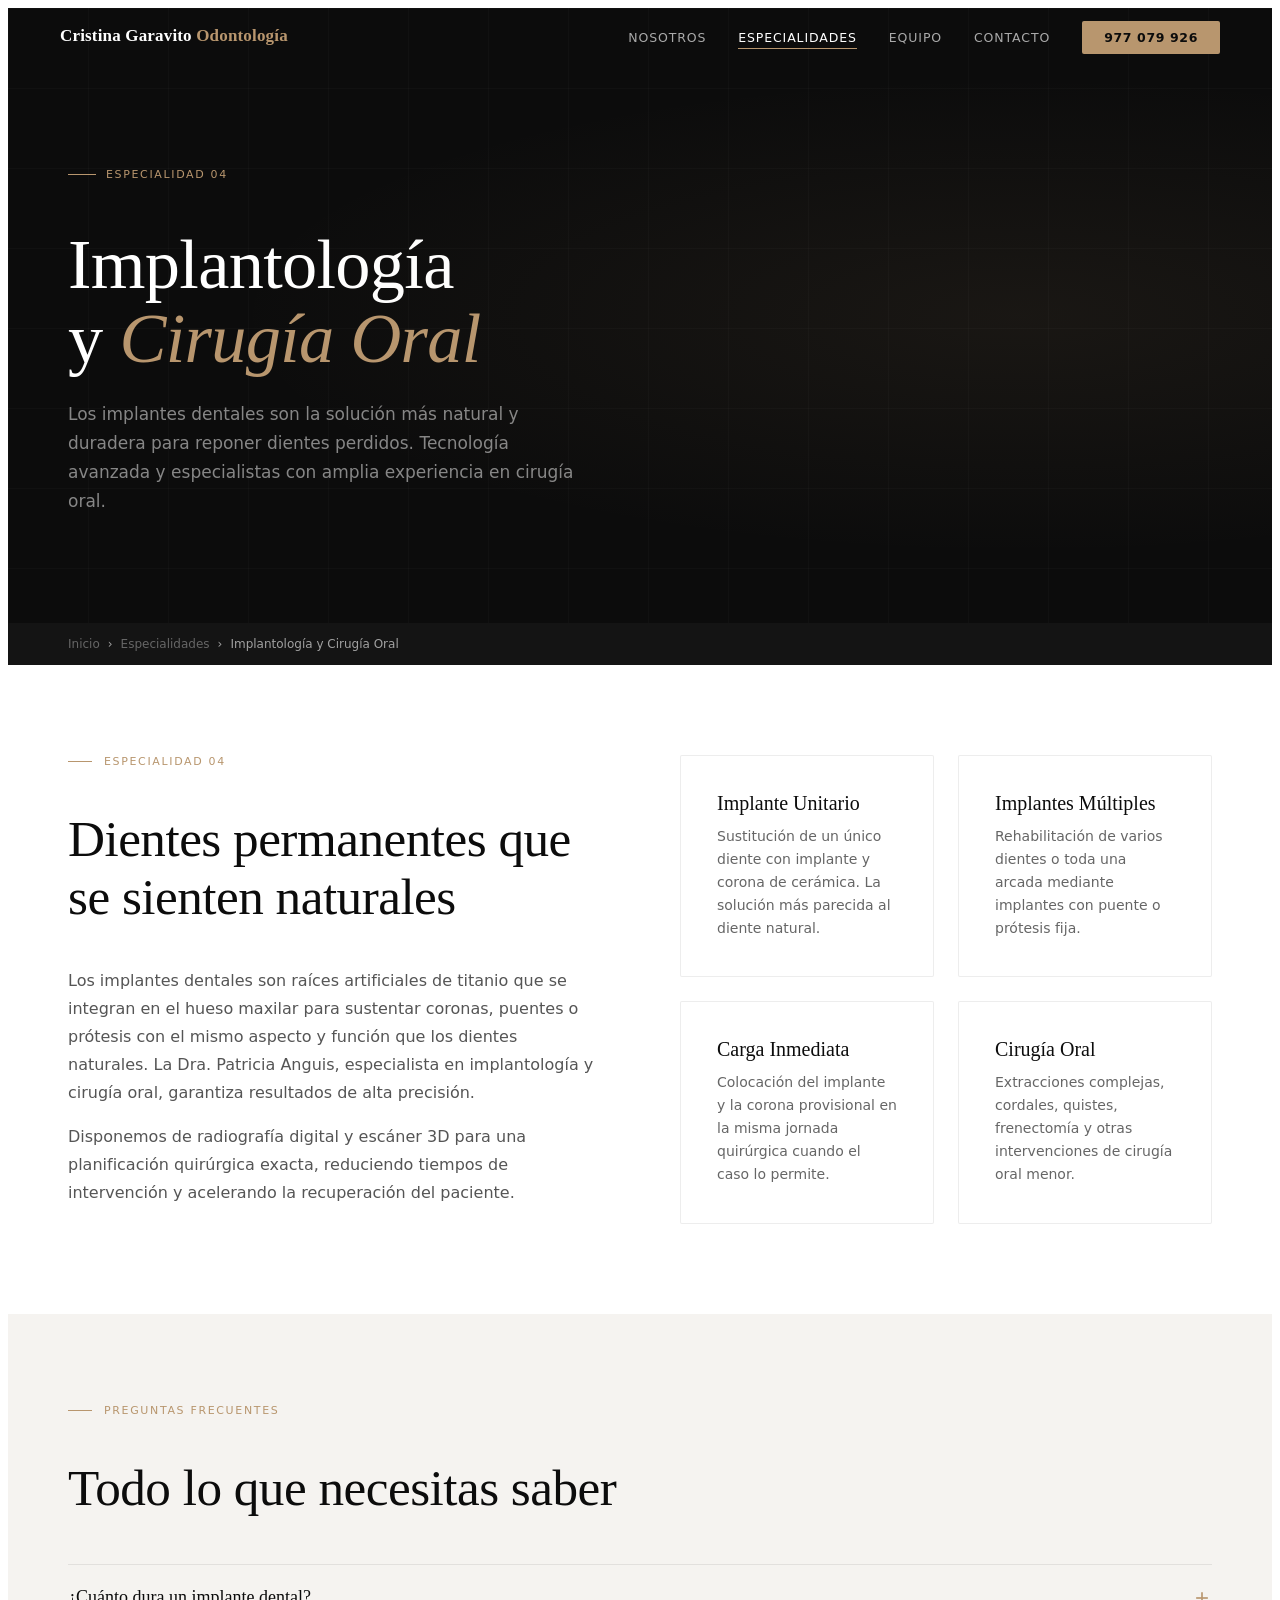
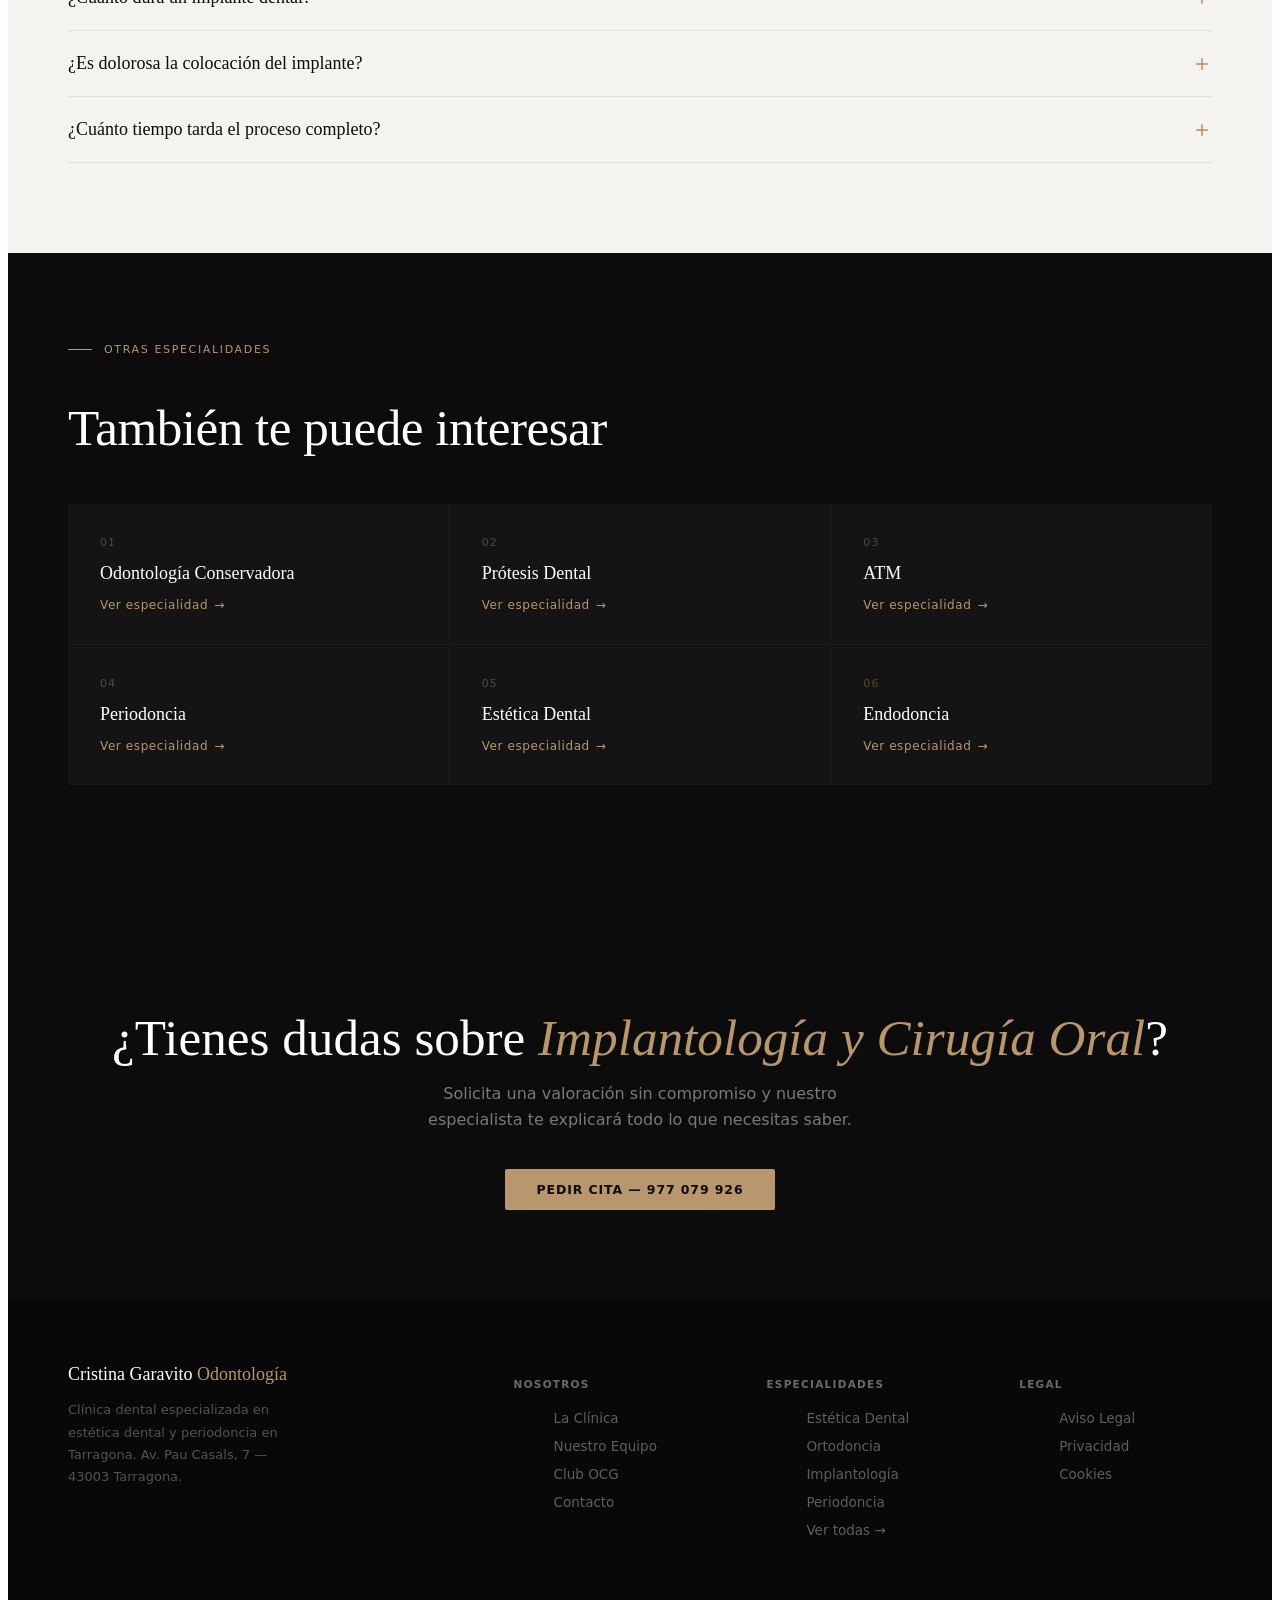
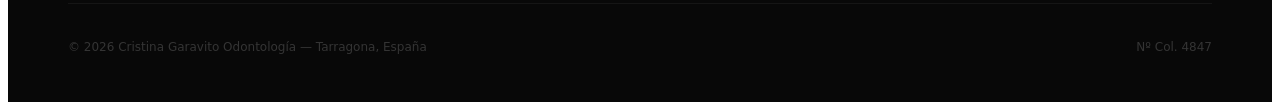
<file: especialidades/implantologia.html>
﻿<!DOCTYPE html>
<html lang="es">
<head>
  <meta charset="UTF-8">
  <meta name="viewport" content="width=device-width, initial-scale=1.0">
  <title>Implantes Dentales en Tarragona | Odontología Cristina Garavito — Tarragona</title>
  <meta name="description" content="Implantes dentales y cirugía oral en Tarragona. Soluciones permanentes para dientes perdidos. Dra. Patricia Anguis, especialista en implantología y cirugía oral.">
  <link rel="canonical" href="https://www.odontologiacg.com/especialidades/implantologia/">
  <link rel="stylesheet" href="../css/shared.css">
</head>
<body>

<nav id="nav">
  <a href="../index.html" class="nav-logo">Cristina Garavito <span>Odontología</span></a>
  <ul class="nav-links">
    <li><a href="../index.html#nosotros">Nosotros</a></li>
    <li><a href="../especialidades.html" class="active">Especialidades</a></li>
    <li><a href="../equipo.html">Equipo</a></li>
    <li><a href="../contacto.html">Contacto</a></li>
    <li><a href="tel:977079926" class="nav-cta">977 079 926</a></li>
  </ul>
</nav>

<div class="page-hero">
  <div class="page-hero-bg"></div>
  <div class="page-hero-grid"></div>
  <div class="page-hero-tag">Especialidad 04</div>
  <h1>Implantología<br>y <em>Cirugía Oral</em></h1>
  <p>Los implantes dentales son la solución más natural y duradera para reponer dientes perdidos. Tecnología avanzada y especialistas con amplia experiencia en cirugía oral.</p>
</div>

<div class="breadcrumb">
  <a href="../index.html">Inicio</a>
  <span>›</span>
  <a href="../especialidades.html">Especialidades</a>
  <span>›</span>
  <span>Implantología y Cirugía Oral</span>
</div>


<section class="content-section">
  <div class="two-col">
    <div>
      <div class="section-tag">Especialidad 04</div>
      <h2 class="section-title">Dientes permanentes que se sienten naturales</h2>
      <p style="font-size:16px;color:#555;line-height:1.75;font-weight:300;margin-top:20px">Los implantes dentales son raíces artificiales de titanio que se integran en el hueso maxilar para sustentar coronas, puentes o prótesis con el mismo aspecto y función que los dientes naturales. La Dra. Patricia Anguis, especialista en implantología y cirugía oral, garantiza resultados de alta precisión.</p>
      <p style="font-size:16px;color:#555;line-height:1.75;font-weight:300;margin-top:16px">Disponemos de radiografía digital y escáner 3D para una planificación quirúrgica exacta, reduciendo tiempos de intervención y acelerando la recuperación del paciente.</p>
    </div>
    <div class="cards-grid-2" style="margin-top:0">
      <div class="info-card">
        <div class="card-title">Implante Unitario</div>
        <div class="card-desc">Sustitución de un único diente con implante y corona de cerámica. La solución más parecida al diente natural.</div>
      </div>
      <div class="info-card">
        <div class="card-title">Implantes Múltiples</div>
        <div class="card-desc">Rehabilitación de varios dientes o toda una arcada mediante implantes con puente o prótesis fija.</div>
      </div>
      <div class="info-card">
        <div class="card-title">Carga Inmediata</div>
        <div class="card-desc">Colocación del implante y la corona provisional en la misma jornada quirúrgica cuando el caso lo permite.</div>
      </div>
      <div class="info-card">
        <div class="card-title">Cirugía Oral</div>
        <div class="card-desc">Extracciones complejas, cordales, quistes, frenectomía y otras intervenciones de cirugía oral menor.</div>
      </div>
    </div>
  </div>
</section>

<section class="content-section bg-off">
  <div class="section-tag">Preguntas Frecuentes</div>
  <h2 class="section-title">Todo lo que necesitas saber</h2>
  <div class="faq-list">
    <div class="faq-item">
      <div class="faq-q"><span>¿Cuánto dura un implante dental?</span><svg class="faq-icon" viewBox="0 0 24 24" fill="none" stroke="currentColor" stroke-width="2"><line x1="12" y1="5" x2="12" y2="19"/><line x1="5" y1="12" x2="19" y2="12"/></svg></div>
      <div class="faq-a">Con una correcta higiene oral y revisiones periódicas, un implante dental puede durar toda la vida. La tasa de éxito a largo plazo supera el 95% según la literatura científica actual.</div>
    </div>
    <div class="faq-item">
      <div class="faq-q"><span>¿Es dolorosa la colocación del implante?</span><svg class="faq-icon" viewBox="0 0 24 24" fill="none" stroke="currentColor" stroke-width="2"><line x1="12" y1="5" x2="12" y2="19"/><line x1="5" y1="12" x2="19" y2="12"/></svg></div>
      <div class="faq-a">La cirugía se realiza con anestesia local, por lo que no se siente dolor durante la intervención. Las molestias postoperatorias son leves y se controlan fácilmente con la medicación indicada.</div>
    </div>
    <div class="faq-item">
      <div class="faq-q"><span>¿Cuánto tiempo tarda el proceso completo?</span><svg class="faq-icon" viewBox="0 0 24 24" fill="none" stroke="currentColor" stroke-width="2"><line x1="12" y1="5" x2="12" y2="19"/><line x1="5" y1="12" x2="19" y2="12"/></svg></div>
      <div class="faq-a">El proceso convencional incluye un período de osteointegración de 3-6 meses. En casos de carga inmediata, la corona provisional se coloca el mismo día de la cirugía, aunque la corona definitiva se coloca meses después.</div>
    </div>
  </div>
</section>

<section class="content-section bg-black">
  <div class="section-tag">Otras Especialidades</div>
  <h2 class="section-title light">También te puede interesar</h2>
  <div class="related-grid">
    <a href="odontologia-conservadora.html" class="related-card">
      <span class="related-card-num">01</span>
      <div class="related-card-name">Odontología Conservadora</div>
      <div class="related-card-arrow">Ver especialidad <span>→</span></div>
    </a>
    <a href="protesis-dental.html" class="related-card">
      <span class="related-card-num">02</span>
      <div class="related-card-name">Prótesis Dental</div>
      <div class="related-card-arrow">Ver especialidad <span>→</span></div>
    </a>
    <a href="atm.html" class="related-card">
      <span class="related-card-num">03</span>
      <div class="related-card-name">ATM</div>
      <div class="related-card-arrow">Ver especialidad <span>→</span></div>
    </a>
    <a href="periodoncia.html" class="related-card">
      <span class="related-card-num">04</span>
      <div class="related-card-name">Periodoncia</div>
      <div class="related-card-arrow">Ver especialidad <span>→</span></div>
    </a>
    <a href="estetica-dental.html" class="related-card">
      <span class="related-card-num">05</span>
      <div class="related-card-name">Estética Dental</div>
      <div class="related-card-arrow">Ver especialidad <span>→</span></div>
    </a>
    <a href="endodoncia.html" class="related-card">
      <span class="related-card-num">06</span>
      <div class="related-card-name">Endodoncia</div>
      <div class="related-card-arrow">Ver especialidad <span>→</span></div>
    </a></div>
</section>

<section class="cta-banner">
  <h2>¿Tienes dudas sobre <em>Implantología y Cirugía Oral</em>?</h2>
  <p>Solicita una valoración sin compromiso y nuestro especialista te explicará todo lo que necesitas saber.</p>
  <a href="../contacto.html" class="btn-primary">Pedir Cita — 977 079 926</a>
</section>


<footer>
  <div class="footer-top">
    <div class="footer-brand">
      <a href="../index.html" class="logo">Cristina Garavito <span>Odontología</span></a>
      <p>Clínica dental especializada en estética dental y periodoncia en Tarragona. Av. Pau Casals, 7 — 43003 Tarragona.</p>
    </div>
    <div class="footer-col">
      <h4>Nosotros</h4>
      <ul>
        <li><a href="../index.html#nosotros">La Clínica</a></li>
        <li><a href="../equipo.html">Nuestro Equipo</a></li>
        <li><a href="../index.html#club">Club OCG</a></li>
        <li><a href="../contacto.html">Contacto</a></li>
      </ul>
    </div>
    <div class="footer-col">
      <h4>Especialidades</h4>
      <ul>
        <li><a href="../especialidades/estetica-dental.html">Estética Dental</a></li>
        <li><a href="../especialidades/ortodoncia.html">Ortodoncia</a></li>
        <li><a href="../especialidades/implantologia.html">Implantología</a></li>
        <li><a href="../especialidades/periodoncia.html">Periodoncia</a></li>
        <li><a href="../especialidades.html">Ver todas →</a></li>
      </ul>
    </div>
    <div class="footer-col">
      <h4>Legal</h4>
      <ul>
        <li><a href="https://www.odontologiacg.com/aviso-legal/">Aviso Legal</a></li>
        <li><a href="https://www.odontologiacg.com/politica-de-privacidad/">Privacidad</a></li>
        <li><a href="https://www.odontologiacg.com/uso-de-cookies/">Cookies</a></li>
      </ul>
    </div>
  </div>
  <div class="footer-bottom">
    <p>© 2026 Cristina Garavito Odontología — Tarragona, España</p>
    <p>Nº Col. 4847</p>
  </div>
</footer>
<script>
  const nav = document.getElementById('nav');
  window.addEventListener('scroll', () => nav.classList.toggle('scrolled', window.scrollY > 60), { passive: true });
  document.querySelectorAll('.faq-q').forEach(q => {
    q.addEventListener('click', () => q.closest('.faq-item').classList.toggle('open'));
  });
</script>
</body>
</html>                                                                                                                                                                                                                                                                                                                                                                                    
</file>
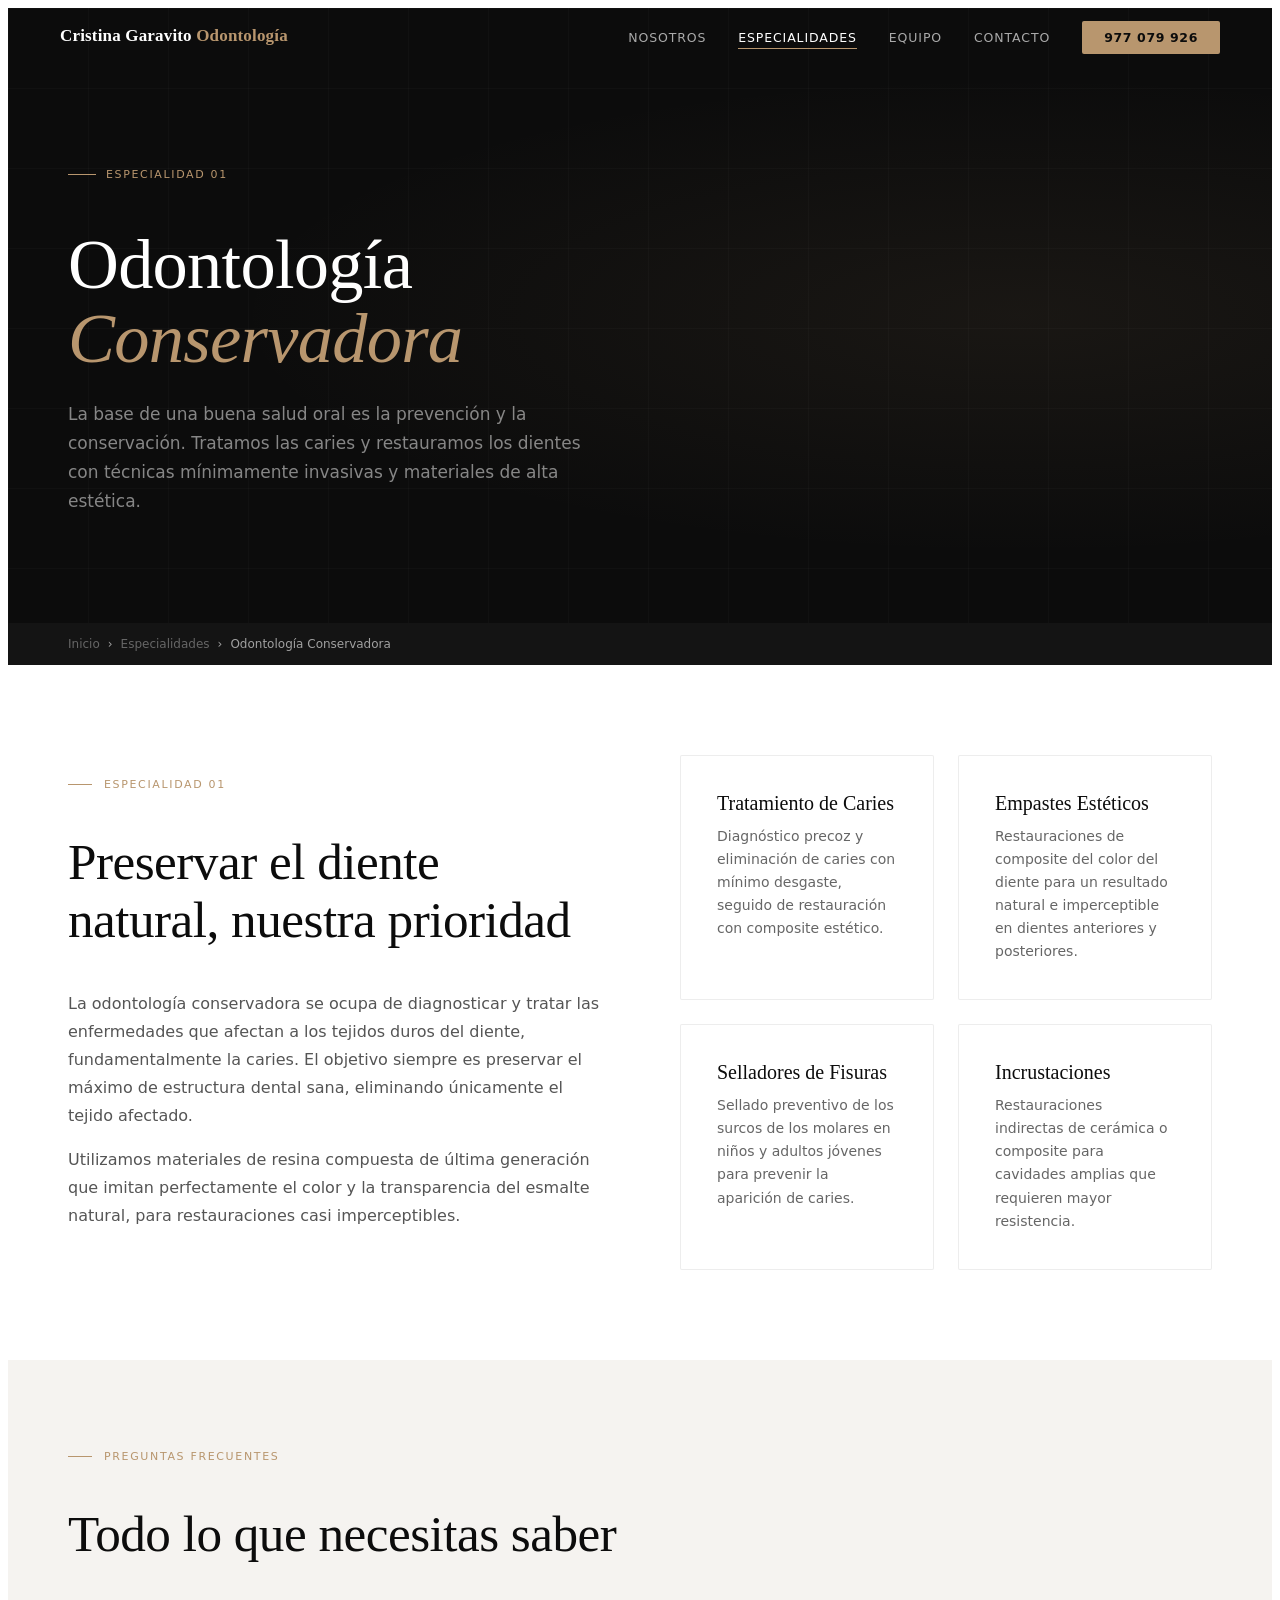
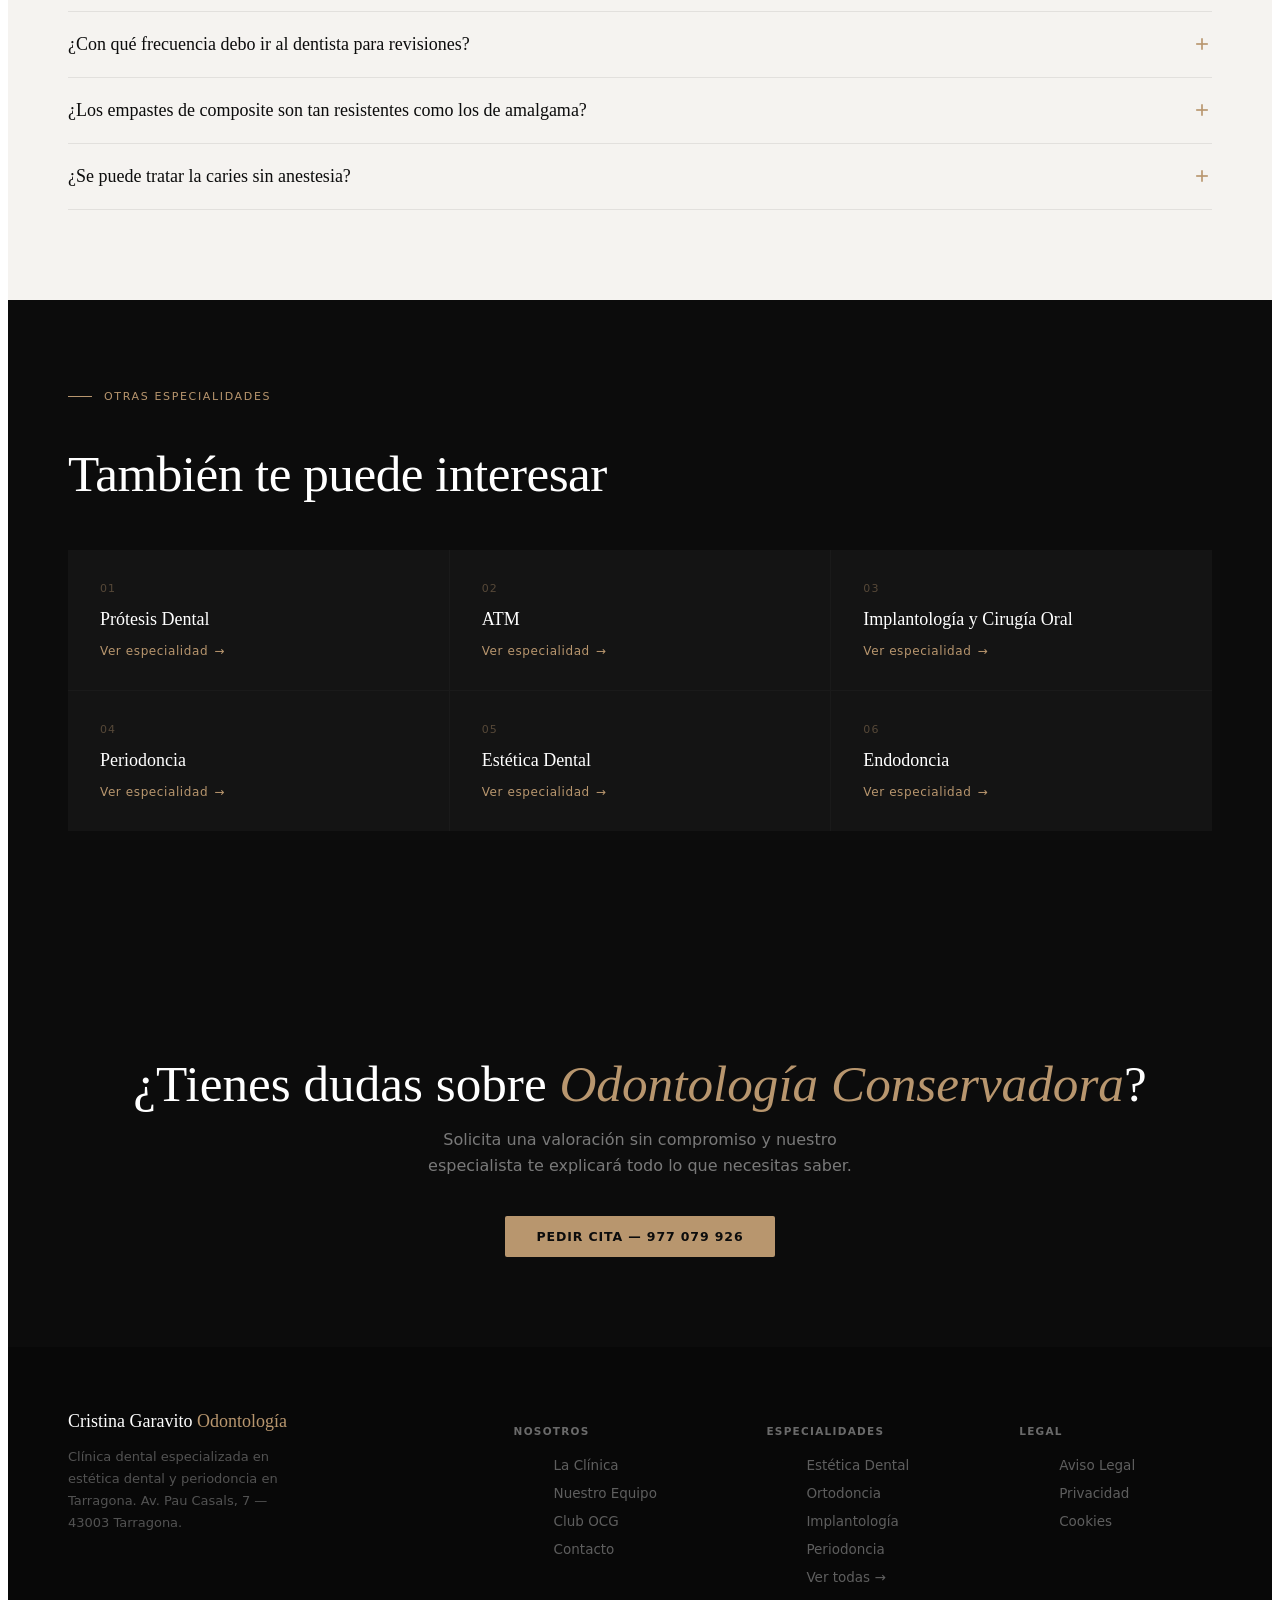
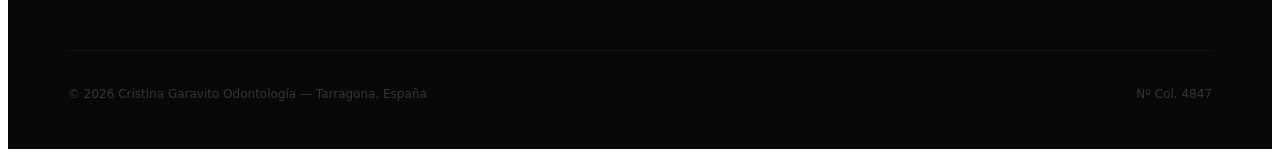
<file: especialidades/odontologia-conservadora.html>
﻿<!DOCTYPE html>
<html lang="es">
<head>
  <meta charset="UTF-8">
  <meta name="viewport" content="width=device-width, initial-scale=1.0">
  <title>Odontología Conservadora en Tarragona | Odontología Cristina Garavito — Tarragona</title>
  <meta name="description" content="Odontología conservadora en Tarragona. Empastes estéticos, tratamiento de caries y selladores. Técnicas mínimamente invasivas para preservar tu dentición natural.">
  <link rel="canonical" href="https://www.odontologiacg.com/especialidades/odontologia-conservadora/">
  <link rel="stylesheet" href="../css/shared.css">
</head>
<body>

<nav id="nav">
  <a href="../index.html" class="nav-logo">Cristina Garavito <span>Odontología</span></a>
  <ul class="nav-links">
    <li><a href="../index.html#nosotros">Nosotros</a></li>
    <li><a href="../especialidades.html" class="active">Especialidades</a></li>
    <li><a href="../equipo.html">Equipo</a></li>
    <li><a href="../contacto.html">Contacto</a></li>
    <li><a href="tel:977079926" class="nav-cta">977 079 926</a></li>
  </ul>
</nav>

<div class="page-hero">
  <div class="page-hero-bg"></div>
  <div class="page-hero-grid"></div>
  <div class="page-hero-tag">Especialidad 01</div>
  <h1>Odontología<br><em>Conservadora</em></h1>
  <p>La base de una buena salud oral es la prevención y la conservación. Tratamos las caries y restauramos los dientes con técnicas mínimamente invasivas y materiales de alta estética.</p>
</div>

<div class="breadcrumb">
  <a href="../index.html">Inicio</a>
  <span>›</span>
  <a href="../especialidades.html">Especialidades</a>
  <span>›</span>
  <span>Odontología Conservadora</span>
</div>


<section class="content-section">
  <div class="two-col">
    <div>
      <div class="section-tag">Especialidad 01</div>
      <h2 class="section-title">Preservar el diente natural, nuestra prioridad</h2>
      <p style="font-size:16px;color:#555;line-height:1.75;font-weight:300;margin-top:20px">La odontología conservadora se ocupa de diagnosticar y tratar las enfermedades que afectan a los tejidos duros del diente, fundamentalmente la caries. El objetivo siempre es preservar el máximo de estructura dental sana, eliminando únicamente el tejido afectado.</p>
      <p style="font-size:16px;color:#555;line-height:1.75;font-weight:300;margin-top:16px">Utilizamos materiales de resina compuesta de última generación que imitan perfectamente el color y la transparencia del esmalte natural, para restauraciones casi imperceptibles.</p>
    </div>
    <div class="cards-grid-2" style="margin-top:0">
      <div class="info-card">
        <div class="card-title">Tratamiento de Caries</div>
        <div class="card-desc">Diagnóstico precoz y eliminación de caries con mínimo desgaste, seguido de restauración con composite estético.</div>
      </div>
      <div class="info-card">
        <div class="card-title">Empastes Estéticos</div>
        <div class="card-desc">Restauraciones de composite del color del diente para un resultado natural e imperceptible en dientes anteriores y posteriores.</div>
      </div>
      <div class="info-card">
        <div class="card-title">Selladores de Fisuras</div>
        <div class="card-desc">Sellado preventivo de los surcos de los molares en niños y adultos jóvenes para prevenir la aparición de caries.</div>
      </div>
      <div class="info-card">
        <div class="card-title">Incrustaciones</div>
        <div class="card-desc">Restauraciones indirectas de cerámica o composite para cavidades amplias que requieren mayor resistencia.</div>
      </div>
    </div>
  </div>
</section>

<section class="content-section bg-off">
  <div class="section-tag">Preguntas Frecuentes</div>
  <h2 class="section-title">Todo lo que necesitas saber</h2>
  <div class="faq-list">
    <div class="faq-item">
      <div class="faq-q"><span>¿Con qué frecuencia debo ir al dentista para revisiones?</span><svg class="faq-icon" viewBox="0 0 24 24" fill="none" stroke="currentColor" stroke-width="2"><line x1="12" y1="5" x2="12" y2="19"/><line x1="5" y1="12" x2="19" y2="12"/></svg></div>
      <div class="faq-a">Se recomienda una revisión cada 6-12 meses para detectar caries y otras patologías en estadios iniciales. La detección precoz simplifica enormemente el tratamiento y reduce costes.</div>
    </div>
    <div class="faq-item">
      <div class="faq-q"><span>¿Los empastes de composite son tan resistentes como los de amalgama?</span><svg class="faq-icon" viewBox="0 0 24 24" fill="none" stroke="currentColor" stroke-width="2"><line x1="12" y1="5" x2="12" y2="19"/><line x1="5" y1="12" x2="19" y2="12"/></svg></div>
      <div class="faq-a">Los composites modernos tienen una resistencia comparable a la amalgama con la ventaja de ser totalmente estéticos y sin mercurio. Con una correcta técnica y materiales de calidad, su durabilidad es excelente.</div>
    </div>
    <div class="faq-item">
      <div class="faq-q"><span>¿Se puede tratar la caries sin anestesia?</span><svg class="faq-icon" viewBox="0 0 24 24" fill="none" stroke="currentColor" stroke-width="2"><line x1="12" y1="5" x2="12" y2="19"/><line x1="5" y1="12" x2="19" y2="12"/></svg></div>
      <div class="faq-a">Las caries muy pequeñas o superficiales pueden tratarse en ocasiones sin necesidad de anestesia. Para el resto de casos, aplicamos anestesia local para garantizar el máximo confort durante el tratamiento.</div>
    </div>
  </div>
</section>

<section class="content-section bg-black">
  <div class="section-tag">Otras Especialidades</div>
  <h2 class="section-title light">También te puede interesar</h2>
  <div class="related-grid">
    <a href="protesis-dental.html" class="related-card">
      <span class="related-card-num">01</span>
      <div class="related-card-name">Prótesis Dental</div>
      <div class="related-card-arrow">Ver especialidad <span>→</span></div>
    </a>
    <a href="atm.html" class="related-card">
      <span class="related-card-num">02</span>
      <div class="related-card-name">ATM</div>
      <div class="related-card-arrow">Ver especialidad <span>→</span></div>
    </a>
    <a href="implantologia.html" class="related-card">
      <span class="related-card-num">03</span>
      <div class="related-card-name">Implantología y Cirugía Oral</div>
      <div class="related-card-arrow">Ver especialidad <span>→</span></div>
    </a>
    <a href="periodoncia.html" class="related-card">
      <span class="related-card-num">04</span>
      <div class="related-card-name">Periodoncia</div>
      <div class="related-card-arrow">Ver especialidad <span>→</span></div>
    </a>
    <a href="estetica-dental.html" class="related-card">
      <span class="related-card-num">05</span>
      <div class="related-card-name">Estética Dental</div>
      <div class="related-card-arrow">Ver especialidad <span>→</span></div>
    </a>
    <a href="endodoncia.html" class="related-card">
      <span class="related-card-num">06</span>
      <div class="related-card-name">Endodoncia</div>
      <div class="related-card-arrow">Ver especialidad <span>→</span></div>
    </a></div>
</section>

<section class="cta-banner">
  <h2>¿Tienes dudas sobre <em>Odontología Conservadora</em>?</h2>
  <p>Solicita una valoración sin compromiso y nuestro especialista te explicará todo lo que necesitas saber.</p>
  <a href="../contacto.html" class="btn-primary">Pedir Cita — 977 079 926</a>
</section>


<footer>
  <div class="footer-top">
    <div class="footer-brand">
      <a href="../index.html" class="logo">Cristina Garavito <span>Odontología</span></a>
      <p>Clínica dental especializada en estética dental y periodoncia en Tarragona. Av. Pau Casals, 7 — 43003 Tarragona.</p>
    </div>
    <div class="footer-col">
      <h4>Nosotros</h4>
      <ul>
        <li><a href="../index.html#nosotros">La Clínica</a></li>
        <li><a href="../equipo.html">Nuestro Equipo</a></li>
        <li><a href="../index.html#club">Club OCG</a></li>
        <li><a href="../contacto.html">Contacto</a></li>
      </ul>
    </div>
    <div class="footer-col">
      <h4>Especialidades</h4>
      <ul>
        <li><a href="../especialidades/estetica-dental.html">Estética Dental</a></li>
        <li><a href="../especialidades/ortodoncia.html">Ortodoncia</a></li>
        <li><a href="../especialidades/implantologia.html">Implantología</a></li>
        <li><a href="../especialidades/periodoncia.html">Periodoncia</a></li>
        <li><a href="../especialidades.html">Ver todas →</a></li>
      </ul>
    </div>
    <div class="footer-col">
      <h4>Legal</h4>
      <ul>
        <li><a href="https://www.odontologiacg.com/aviso-legal/">Aviso Legal</a></li>
        <li><a href="https://www.odontologiacg.com/politica-de-privacidad/">Privacidad</a></li>
        <li><a href="https://www.odontologiacg.com/uso-de-cookies/">Cookies</a></li>
      </ul>
    </div>
  </div>
  <div class="footer-bottom">
    <p>© 2026 Cristina Garavito Odontología — Tarragona, España</p>
    <p>Nº Col. 4847</p>
  </div>
</footer>
<script>
  const nav = document.getElementById('nav');
  window.addEventListener('scroll', () => nav.classList.toggle('scrolled', window.scrollY > 60), { passive: true });
  document.querySelectorAll('.faq-q').forEach(q => {
    q.addEventListener('click', () => q.closest('.faq-item').classList.toggle('open'));
  });
</script>
</body>
</html>                                                                                                                                                                                                                                                                                                            
</file>
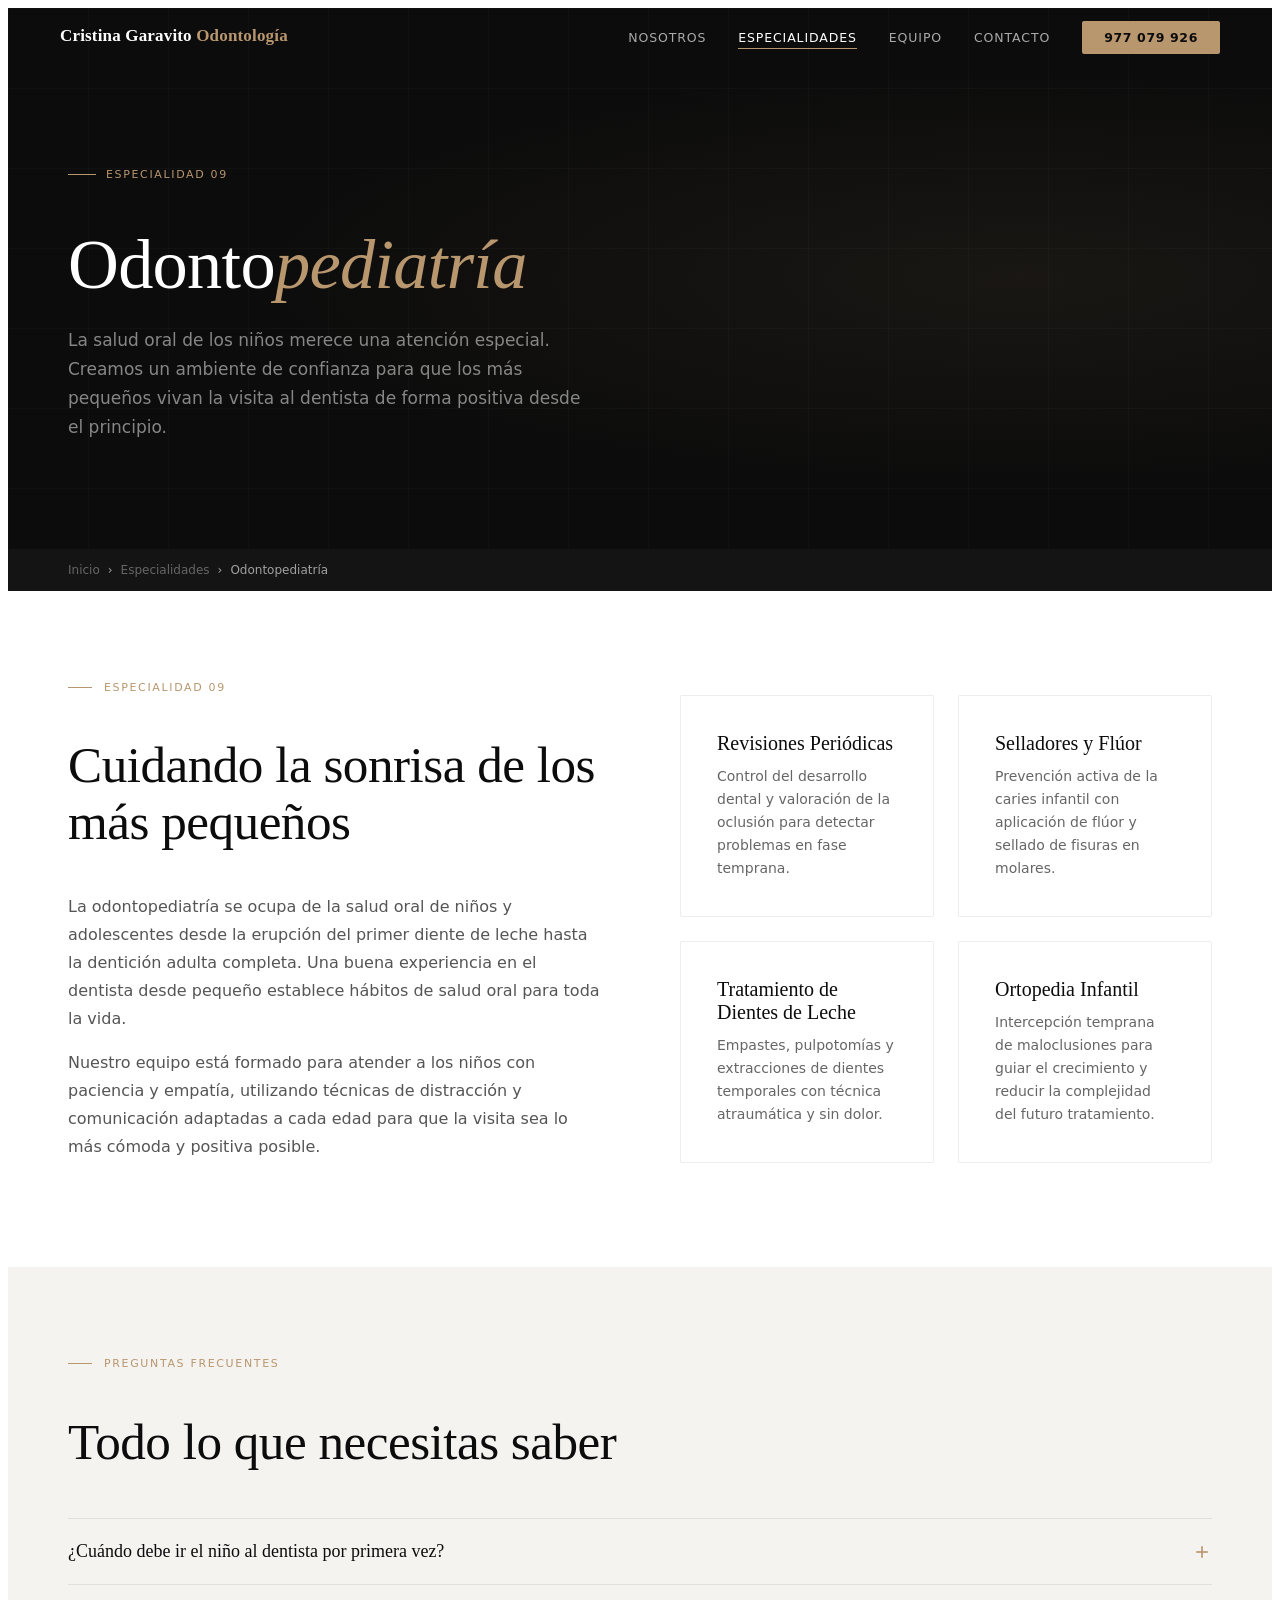
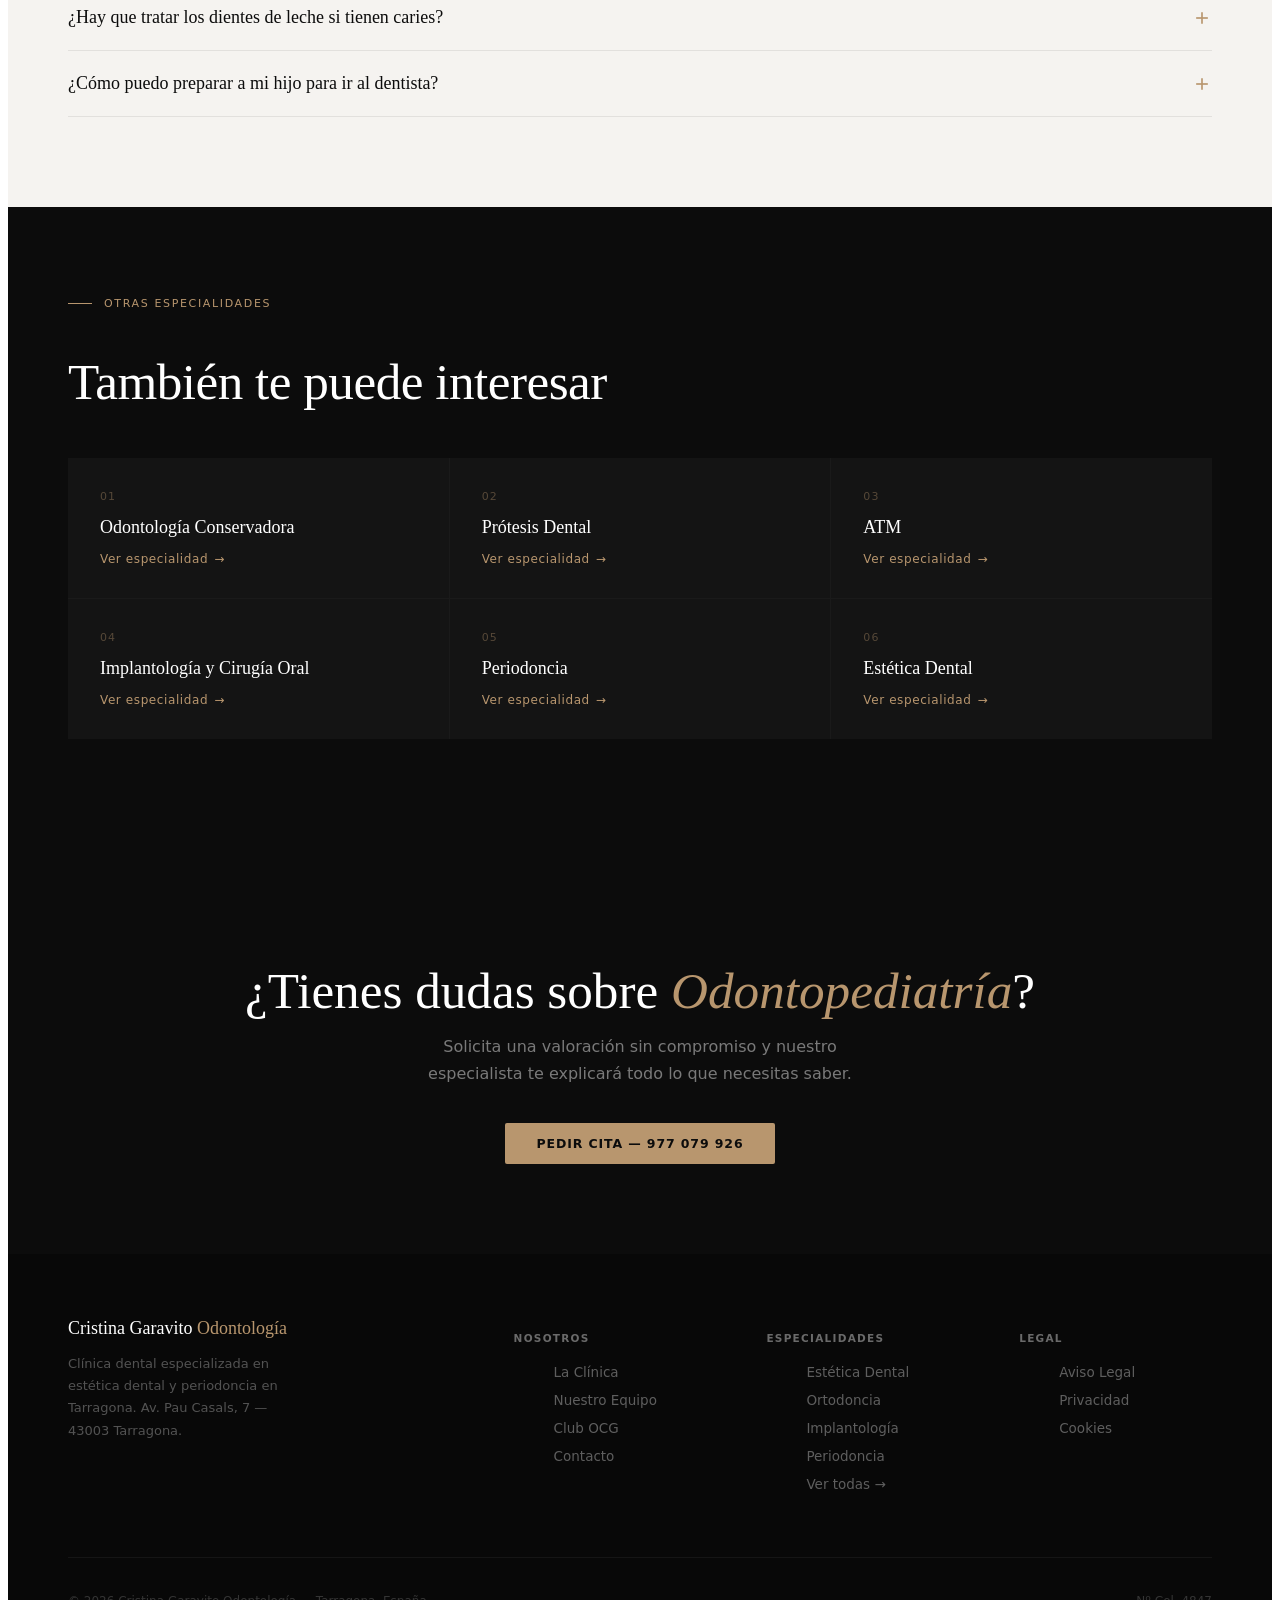
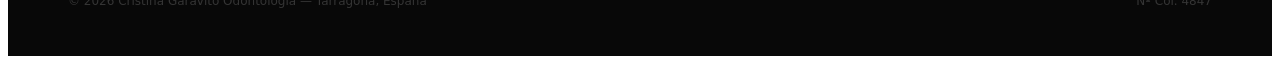
<file: especialidades/odontopediatria.html>
﻿<!DOCTYPE html>
<html lang="es">
<head>
  <meta charset="UTF-8">
  <meta name="viewport" content="width=device-width, initial-scale=1.0">
  <title>Odontopediatría en Tarragona — Dentista para Niños | Odontología Cristina Garavito — Tarragona</title>
  <meta name="description" content="Odontopediatría en Tarragona. Dentista especialista para niños en un ambiente cálido y tranquilo. Revisiones, selladores, flúor, ortodoncia temprana y urgencias infantiles.">
  <link rel="canonical" href="https://www.odontologiacg.com/especialidades/odontopediatria/">
  <link rel="stylesheet" href="../css/shared.css">
</head>
<body>

<nav id="nav">
  <a href="../index.html" class="nav-logo">Cristina Garavito <span>Odontología</span></a>
  <ul class="nav-links">
    <li><a href="../index.html#nosotros">Nosotros</a></li>
    <li><a href="../especialidades.html" class="active">Especialidades</a></li>
    <li><a href="../equipo.html">Equipo</a></li>
    <li><a href="../contacto.html">Contacto</a></li>
    <li><a href="tel:977079926" class="nav-cta">977 079 926</a></li>
  </ul>
</nav>

<div class="page-hero">
  <div class="page-hero-bg"></div>
  <div class="page-hero-grid"></div>
  <div class="page-hero-tag">Especialidad 09</div>
  <h1>Odonto<em>pediatría</em></h1>
  <p>La salud oral de los niños merece una atención especial. Creamos un ambiente de confianza para que los más pequeños vivan la visita al dentista de forma positiva desde el principio.</p>
</div>

<div class="breadcrumb">
  <a href="../index.html">Inicio</a>
  <span>›</span>
  <a href="../especialidades.html">Especialidades</a>
  <span>›</span>
  <span>Odontopediatría</span>
</div>


<section class="content-section">
  <div class="two-col">
    <div>
      <div class="section-tag">Especialidad 09</div>
      <h2 class="section-title">Cuidando la sonrisa de los más pequeños</h2>
      <p style="font-size:16px;color:#555;line-height:1.75;font-weight:300;margin-top:20px">La odontopediatría se ocupa de la salud oral de niños y adolescentes desde la erupción del primer diente de leche hasta la dentición adulta completa. Una buena experiencia en el dentista desde pequeño establece hábitos de salud oral para toda la vida.</p>
      <p style="font-size:16px;color:#555;line-height:1.75;font-weight:300;margin-top:16px">Nuestro equipo está formado para atender a los niños con paciencia y empatía, utilizando técnicas de distracción y comunicación adaptadas a cada edad para que la visita sea lo más cómoda y positiva posible.</p>
    </div>
    <div class="cards-grid-2" style="margin-top:0">
      <div class="info-card">
        <div class="card-title">Revisiones Periódicas</div>
        <div class="card-desc">Control del desarrollo dental y valoración de la oclusión para detectar problemas en fase temprana.</div>
      </div>
      <div class="info-card">
        <div class="card-title">Selladores y Flúor</div>
        <div class="card-desc">Prevención activa de la caries infantil con aplicación de flúor y sellado de fisuras en molares.</div>
      </div>
      <div class="info-card">
        <div class="card-title">Tratamiento de Dientes de Leche</div>
        <div class="card-desc">Empastes, pulpotomías y extracciones de dientes temporales con técnica atraumática y sin dolor.</div>
      </div>
      <div class="info-card">
        <div class="card-title">Ortopedia Infantil</div>
        <div class="card-desc">Intercepción temprana de maloclusiones para guiar el crecimiento y reducir la complejidad del futuro tratamiento.</div>
      </div>
    </div>
  </div>
</section>

<section class="content-section bg-off">
  <div class="section-tag">Preguntas Frecuentes</div>
  <h2 class="section-title">Todo lo que necesitas saber</h2>
  <div class="faq-list">
    <div class="faq-item">
      <div class="faq-q"><span>¿Cuándo debe ir el niño al dentista por primera vez?</span><svg class="faq-icon" viewBox="0 0 24 24" fill="none" stroke="currentColor" stroke-width="2"><line x1="12" y1="5" x2="12" y2="19"/><line x1="5" y1="12" x2="19" y2="12"/></svg></div>
      <div class="faq-a">La primera visita al dentista se recomienda alrededor del primer año de vida o cuando erupcionan los primeros dientes de leche. Esta visita tiene un objetivo principalmente preventivo y de orientación a los padres.</div>
    </div>
    <div class="faq-item">
      <div class="faq-q"><span>¿Hay que tratar los dientes de leche si tienen caries?</span><svg class="faq-icon" viewBox="0 0 24 24" fill="none" stroke="currentColor" stroke-width="2"><line x1="12" y1="5" x2="12" y2="19"/><line x1="5" y1="12" x2="19" y2="12"/></svg></div>
      <div class="faq-a">Sí. Los dientes de leche son muy importantes: mantienen el espacio para los dientes definitivos, permiten una correcta masticación y fonética, y una caries no tratada puede afectar al germen del diente permanente.</div>
    </div>
    <div class="faq-item">
      <div class="faq-q"><span>¿Cómo puedo preparar a mi hijo para ir al dentista?</span><svg class="faq-icon" viewBox="0 0 24 24" fill="none" stroke="currentColor" stroke-width="2"><line x1="12" y1="5" x2="12" y2="19"/><line x1="5" y1="12" x2="19" y2="12"/></svg></div>
      <div class="faq-a">Es importante hablar con naturalidad sobre la visita, evitar palabras negativas como "dolor" o "aguja", y presentarlo como algo normal y positivo. Nuestro equipo utiliza técnicas de "decir-mostrar-hacer" para que los niños se familiaricen con los instrumentos sin miedo.</div>
    </div>
  </div>
</section>

<section class="content-section bg-black">
  <div class="section-tag">Otras Especialidades</div>
  <h2 class="section-title light">También te puede interesar</h2>
  <div class="related-grid">
    <a href="odontologia-conservadora.html" class="related-card">
      <span class="related-card-num">01</span>
      <div class="related-card-name">Odontología Conservadora</div>
      <div class="related-card-arrow">Ver especialidad <span>→</span></div>
    </a>
    <a href="protesis-dental.html" class="related-card">
      <span class="related-card-num">02</span>
      <div class="related-card-name">Prótesis Dental</div>
      <div class="related-card-arrow">Ver especialidad <span>→</span></div>
    </a>
    <a href="atm.html" class="related-card">
      <span class="related-card-num">03</span>
      <div class="related-card-name">ATM</div>
      <div class="related-card-arrow">Ver especialidad <span>→</span></div>
    </a>
    <a href="implantologia.html" class="related-card">
      <span class="related-card-num">04</span>
      <div class="related-card-name">Implantología y Cirugía Oral</div>
      <div class="related-card-arrow">Ver especialidad <span>→</span></div>
    </a>
    <a href="periodoncia.html" class="related-card">
      <span class="related-card-num">05</span>
      <div class="related-card-name">Periodoncia</div>
      <div class="related-card-arrow">Ver especialidad <span>→</span></div>
    </a>
    <a href="estetica-dental.html" class="related-card">
      <span class="related-card-num">06</span>
      <div class="related-card-name">Estética Dental</div>
      <div class="related-card-arrow">Ver especialidad <span>→</span></div>
    </a></div>
</section>

<section class="cta-banner">
  <h2>¿Tienes dudas sobre <em>Odontopediatría</em>?</h2>
  <p>Solicita una valoración sin compromiso y nuestro especialista te explicará todo lo que necesitas saber.</p>
  <a href="../contacto.html" class="btn-primary">Pedir Cita — 977 079 926</a>
</section>


<footer>
  <div class="footer-top">
    <div class="footer-brand">
      <a href="../index.html" class="logo">Cristina Garavito <span>Odontología</span></a>
      <p>Clínica dental especializada en estética dental y periodoncia en Tarragona. Av. Pau Casals, 7 — 43003 Tarragona.</p>
    </div>
    <div class="footer-col">
      <h4>Nosotros</h4>
      <ul>
        <li><a href="../index.html#nosotros">La Clínica</a></li>
        <li><a href="../equipo.html">Nuestro Equipo</a></li>
        <li><a href="../index.html#club">Club OCG</a></li>
        <li><a href="../contacto.html">Contacto</a></li>
      </ul>
    </div>
    <div class="footer-col">
      <h4>Especialidades</h4>
      <ul>
        <li><a href="../especialidades/estetica-dental.html">Estética Dental</a></li>
        <li><a href="../especialidades/ortodoncia.html">Ortodoncia</a></li>
        <li><a href="../especialidades/implantologia.html">Implantología</a></li>
        <li><a href="../especialidades/periodoncia.html">Periodoncia</a></li>
        <li><a href="../especialidades.html">Ver todas →</a></li>
      </ul>
    </div>
    <div class="footer-col">
      <h4>Legal</h4>
      <ul>
        <li><a href="https://www.odontologiacg.com/aviso-legal/">Aviso Legal</a></li>
        <li><a href="https://www.odontologiacg.com/politica-de-privacidad/">Privacidad</a></li>
        <li><a href="https://www.odontologiacg.com/uso-de-cookies/">Cookies</a></li>
      </ul>
    </div>
  </div>
  <div class="footer-bottom">
    <p>© 2026 Cristina Garavito Odontología — Tarragona, España</p>
    <p>Nº Col. 4847</p>
  </div>
</footer>
<script>
  const nav = document.getElementById('nav');
  window.addEventListener('scroll', () => nav.classList.toggle('scrolled', window.scrollY > 60), { passive: true });
  document.querySelectorAll('.faq-q').forEach(q => {
    q.addEventListener('click', () => q.closest('.faq-item').classList.toggle('open'));
  });
</script>
</body>
</html>                                                                                                                                                                                                         
</file>
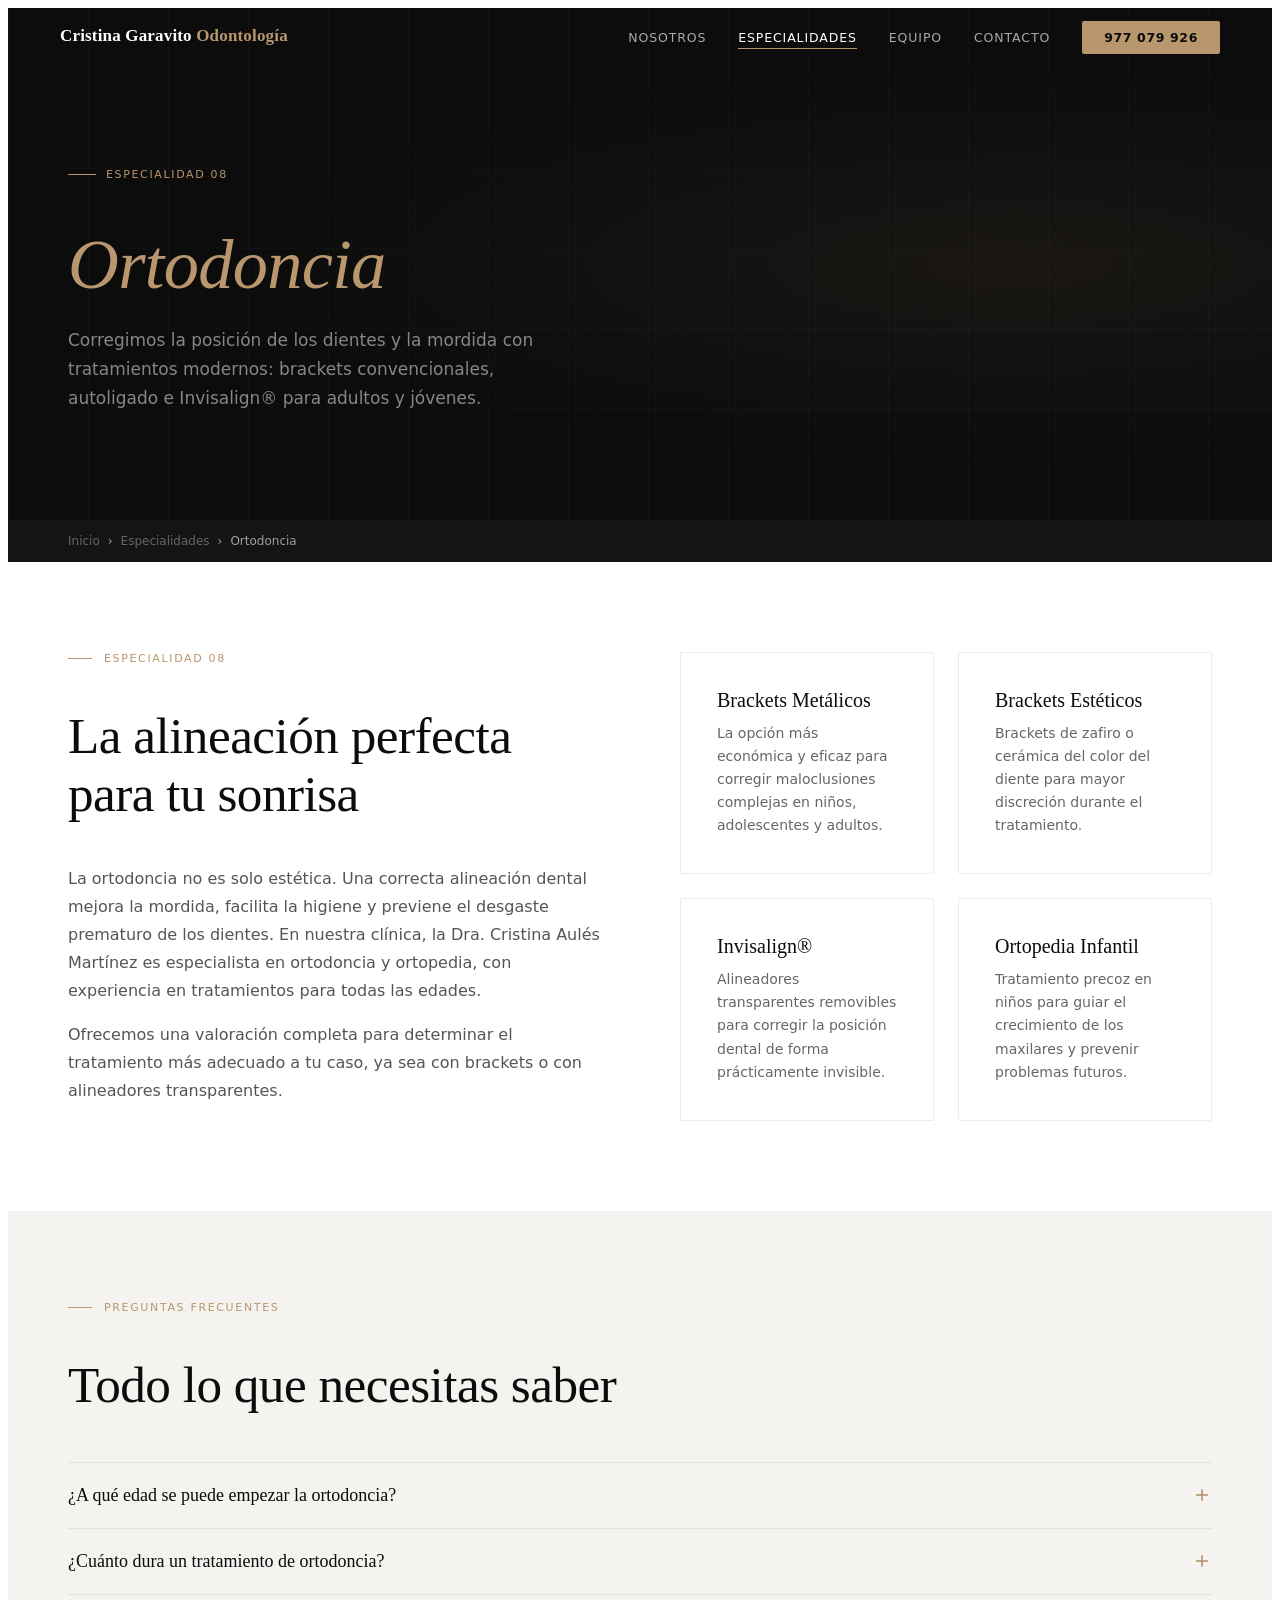
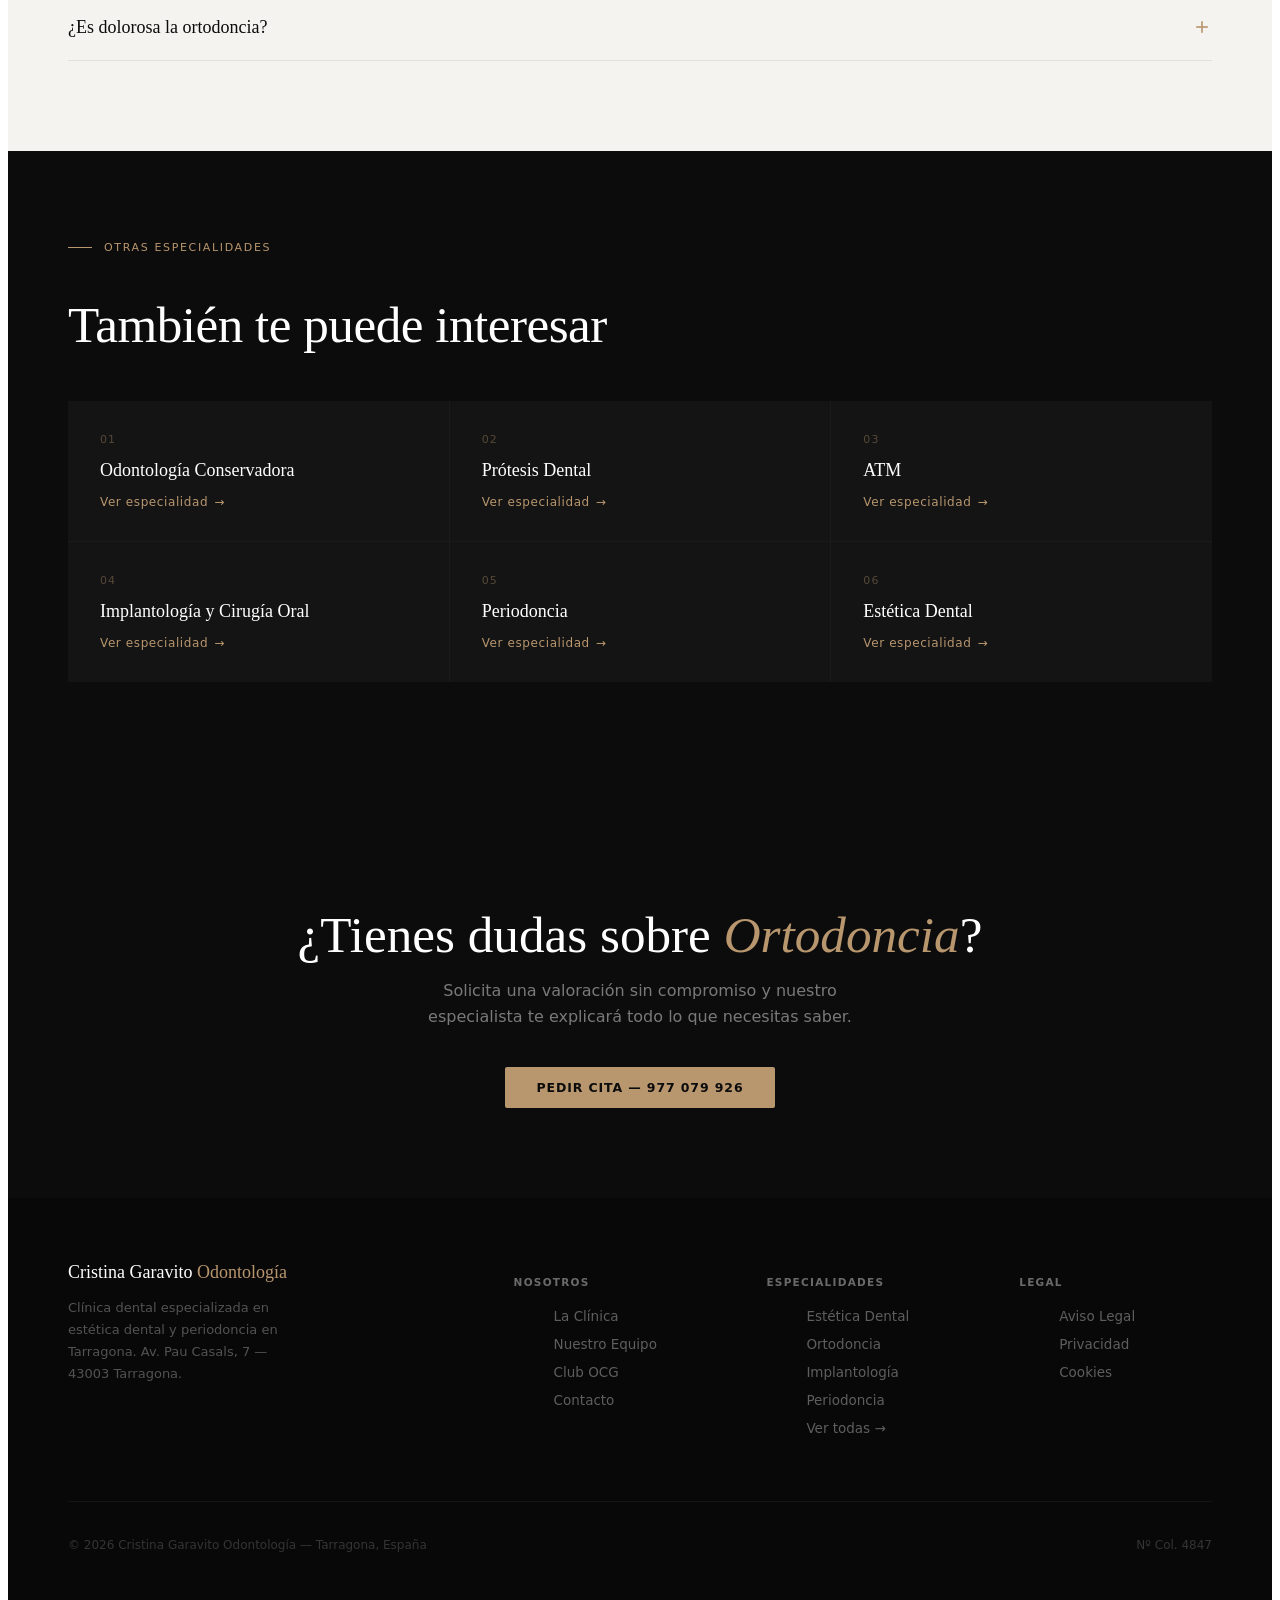
<file: especialidades/ortodoncia.html>
﻿<!DOCTYPE html>
<html lang="es">
<head>
  <meta charset="UTF-8">
  <meta name="viewport" content="width=device-width, initial-scale=1.0">
  <title>Ortodoncia en Tarragona — Brackets e Invisalign® | Odontología Cristina Garavito — Tarragona</title>
  <meta name="description" content="Ortodoncia en Tarragona con brackets e Invisalign®. Corrige la posición de tus dientes y mejora tu mordida. Dra. Cristina Aulés Martínez, especialista en ortodoncia.">
  <link rel="canonical" href="https://www.odontologiacg.com/especialidades/ortodoncia/">
  <link rel="stylesheet" href="../css/shared.css">
</head>
<body>

<nav id="nav">
  <a href="../index.html" class="nav-logo">Cristina Garavito <span>Odontología</span></a>
  <ul class="nav-links">
    <li><a href="../index.html#nosotros">Nosotros</a></li>
    <li><a href="../especialidades.html" class="active">Especialidades</a></li>
    <li><a href="../equipo.html">Equipo</a></li>
    <li><a href="../contacto.html">Contacto</a></li>
    <li><a href="tel:977079926" class="nav-cta">977 079 926</a></li>
  </ul>
</nav>

<div class="page-hero">
  <div class="page-hero-bg"></div>
  <div class="page-hero-grid"></div>
  <div class="page-hero-tag">Especialidad 08</div>
  <h1><em>Ortodoncia</em></h1>
  <p>Corregimos la posición de los dientes y la mordida con tratamientos modernos: brackets convencionales, autoligado e Invisalign® para adultos y jóvenes.</p>
</div>

<div class="breadcrumb">
  <a href="../index.html">Inicio</a>
  <span>›</span>
  <a href="../especialidades.html">Especialidades</a>
  <span>›</span>
  <span>Ortodoncia</span>
</div>


<section class="content-section">
  <div class="two-col">
    <div>
      <div class="section-tag">Especialidad 08</div>
      <h2 class="section-title">La alineación perfecta para tu sonrisa</h2>
      <p style="font-size:16px;color:#555;line-height:1.75;font-weight:300;margin-top:20px">La ortodoncia no es solo estética. Una correcta alineación dental mejora la mordida, facilita la higiene y previene el desgaste prematuro de los dientes. En nuestra clínica, la Dra. Cristina Aulés Martínez es especialista en ortodoncia y ortopedia, con experiencia en tratamientos para todas las edades.</p>
      <p style="font-size:16px;color:#555;line-height:1.75;font-weight:300;margin-top:16px">Ofrecemos una valoración completa para determinar el tratamiento más adecuado a tu caso, ya sea con brackets o con alineadores transparentes.</p>
    </div>
    <div class="cards-grid-2" style="margin-top:0">
      <div class="info-card">
        <div class="card-title">Brackets Metálicos</div>
        <div class="card-desc">La opción más económica y eficaz para corregir maloclusiones complejas en niños, adolescentes y adultos.</div>
      </div>
      <div class="info-card">
        <div class="card-title">Brackets Estéticos</div>
        <div class="card-desc">Brackets de zafiro o cerámica del color del diente para mayor discreción durante el tratamiento.</div>
      </div>
      <div class="info-card">
        <div class="card-title">Invisalign®</div>
        <div class="card-desc">Alineadores transparentes removibles para corregir la posición dental de forma prácticamente invisible.</div>
      </div>
      <div class="info-card">
        <div class="card-title">Ortopedia Infantil</div>
        <div class="card-desc">Tratamiento precoz en niños para guiar el crecimiento de los maxilares y prevenir problemas futuros.</div>
      </div>
    </div>
  </div>
</section>

<section class="content-section bg-off">
  <div class="section-tag">Preguntas Frecuentes</div>
  <h2 class="section-title">Todo lo que necesitas saber</h2>
  <div class="faq-list">
    <div class="faq-item">
      <div class="faq-q"><span>¿A qué edad se puede empezar la ortodoncia?</span><svg class="faq-icon" viewBox="0 0 24 24" fill="none" stroke="currentColor" stroke-width="2"><line x1="12" y1="5" x2="12" y2="19"/><line x1="5" y1="12" x2="19" y2="12"/></svg></div>
      <div class="faq-a">La primera valoración ortodóncica se recomienda a partir de los 6-7 años para detectar problemas de crecimiento. El tratamiento con brackets suele iniciarse entre los 12 y 14 años, aunque los adultos también pueden tratarse en cualquier momento.</div>
    </div>
    <div class="faq-item">
      <div class="faq-q"><span>¿Cuánto dura un tratamiento de ortodoncia?</span><svg class="faq-icon" viewBox="0 0 24 24" fill="none" stroke="currentColor" stroke-width="2"><line x1="12" y1="5" x2="12" y2="19"/><line x1="5" y1="12" x2="19" y2="12"/></svg></div>
      <div class="faq-a">La duración depende de la complejidad del caso, pero generalmente oscila entre 18 meses y 3 años. Los casos leves con Invisalign® pueden resolverse en 6-12 meses.</div>
    </div>
    <div class="faq-item">
      <div class="faq-q"><span>¿Es dolorosa la ortodoncia?</span><svg class="faq-icon" viewBox="0 0 24 24" fill="none" stroke="currentColor" stroke-width="2"><line x1="12" y1="5" x2="12" y2="19"/><line x1="5" y1="12" x2="19" y2="12"/></svg></div>
      <div class="faq-a">Es normal sentir algo de molestia los primeros días y tras cada ajuste mensual. Se trata de una sensación leve de presión que desaparece en 2-3 días y que se puede aliviar con analgésicos suaves.</div>
    </div>
  </div>
</section>

<section class="content-section bg-black">
  <div class="section-tag">Otras Especialidades</div>
  <h2 class="section-title light">También te puede interesar</h2>
  <div class="related-grid">
    <a href="odontologia-conservadora.html" class="related-card">
      <span class="related-card-num">01</span>
      <div class="related-card-name">Odontología Conservadora</div>
      <div class="related-card-arrow">Ver especialidad <span>→</span></div>
    </a>
    <a href="protesis-dental.html" class="related-card">
      <span class="related-card-num">02</span>
      <div class="related-card-name">Prótesis Dental</div>
      <div class="related-card-arrow">Ver especialidad <span>→</span></div>
    </a>
    <a href="atm.html" class="related-card">
      <span class="related-card-num">03</span>
      <div class="related-card-name">ATM</div>
      <div class="related-card-arrow">Ver especialidad <span>→</span></div>
    </a>
    <a href="implantologia.html" class="related-card">
      <span class="related-card-num">04</span>
      <div class="related-card-name">Implantología y Cirugía Oral</div>
      <div class="related-card-arrow">Ver especialidad <span>→</span></div>
    </a>
    <a href="periodoncia.html" class="related-card">
      <span class="related-card-num">05</span>
      <div class="related-card-name">Periodoncia</div>
      <div class="related-card-arrow">Ver especialidad <span>→</span></div>
    </a>
    <a href="estetica-dental.html" class="related-card">
      <span class="related-card-num">06</span>
      <div class="related-card-name">Estética Dental</div>
      <div class="related-card-arrow">Ver especialidad <span>→</span></div>
    </a></div>
</section>

<section class="cta-banner">
  <h2>¿Tienes dudas sobre <em>Ortodoncia</em>?</h2>
  <p>Solicita una valoración sin compromiso y nuestro especialista te explicará todo lo que necesitas saber.</p>
  <a href="../contacto.html" class="btn-primary">Pedir Cita — 977 079 926</a>
</section>


<footer>
  <div class="footer-top">
    <div class="footer-brand">
      <a href="../index.html" class="logo">Cristina Garavito <span>Odontología</span></a>
      <p>Clínica dental especializada en estética dental y periodoncia en Tarragona. Av. Pau Casals, 7 — 43003 Tarragona.</p>
    </div>
    <div class="footer-col">
      <h4>Nosotros</h4>
      <ul>
        <li><a href="../index.html#nosotros">La Clínica</a></li>
        <li><a href="../equipo.html">Nuestro Equipo</a></li>
        <li><a href="../index.html#club">Club OCG</a></li>
        <li><a href="../contacto.html">Contacto</a></li>
      </ul>
    </div>
    <div class="footer-col">
      <h4>Especialidades</h4>
      <ul>
        <li><a href="../especialidades/estetica-dental.html">Estética Dental</a></li>
        <li><a href="../especialidades/ortodoncia.html">Ortodoncia</a></li>
        <li><a href="../especialidades/implantologia.html">Implantología</a></li>
        <li><a href="../especialidades/periodoncia.html">Periodoncia</a></li>
        <li><a href="../especialidades.html">Ver todas →</a></li>
      </ul>
    </div>
    <div class="footer-col">
      <h4>Legal</h4>
      <ul>
        <li><a href="https://www.odontologiacg.com/aviso-legal/">Aviso Legal</a></li>
        <li><a href="https://www.odontologiacg.com/politica-de-privacidad/">Privacidad</a></li>
        <li><a href="https://www.odontologiacg.com/uso-de-cookies/">Cookies</a></li>
      </ul>
    </div>
  </div>
  <div class="footer-bottom">
    <p>© 2026 Cristina Garavito Odontología — Tarragona, España</p>
    <p>Nº Col. 4847</p>
  </div>
</footer>
<script>
  const nav = document.getElementById('nav');
  window.addEventListener('scroll', () => nav.classList.toggle('scrolled', window.scrollY > 60), { passive: true });
  document.querySelectorAll('.faq-q').forEach(q => {
    q.addEventListener('click', () => q.closest('.faq-item').classList.toggle('open'));
  });
</script>
</body>
</html>                                                                                                                                                                                                                                                                                                                                                                                                                                                            
</file>
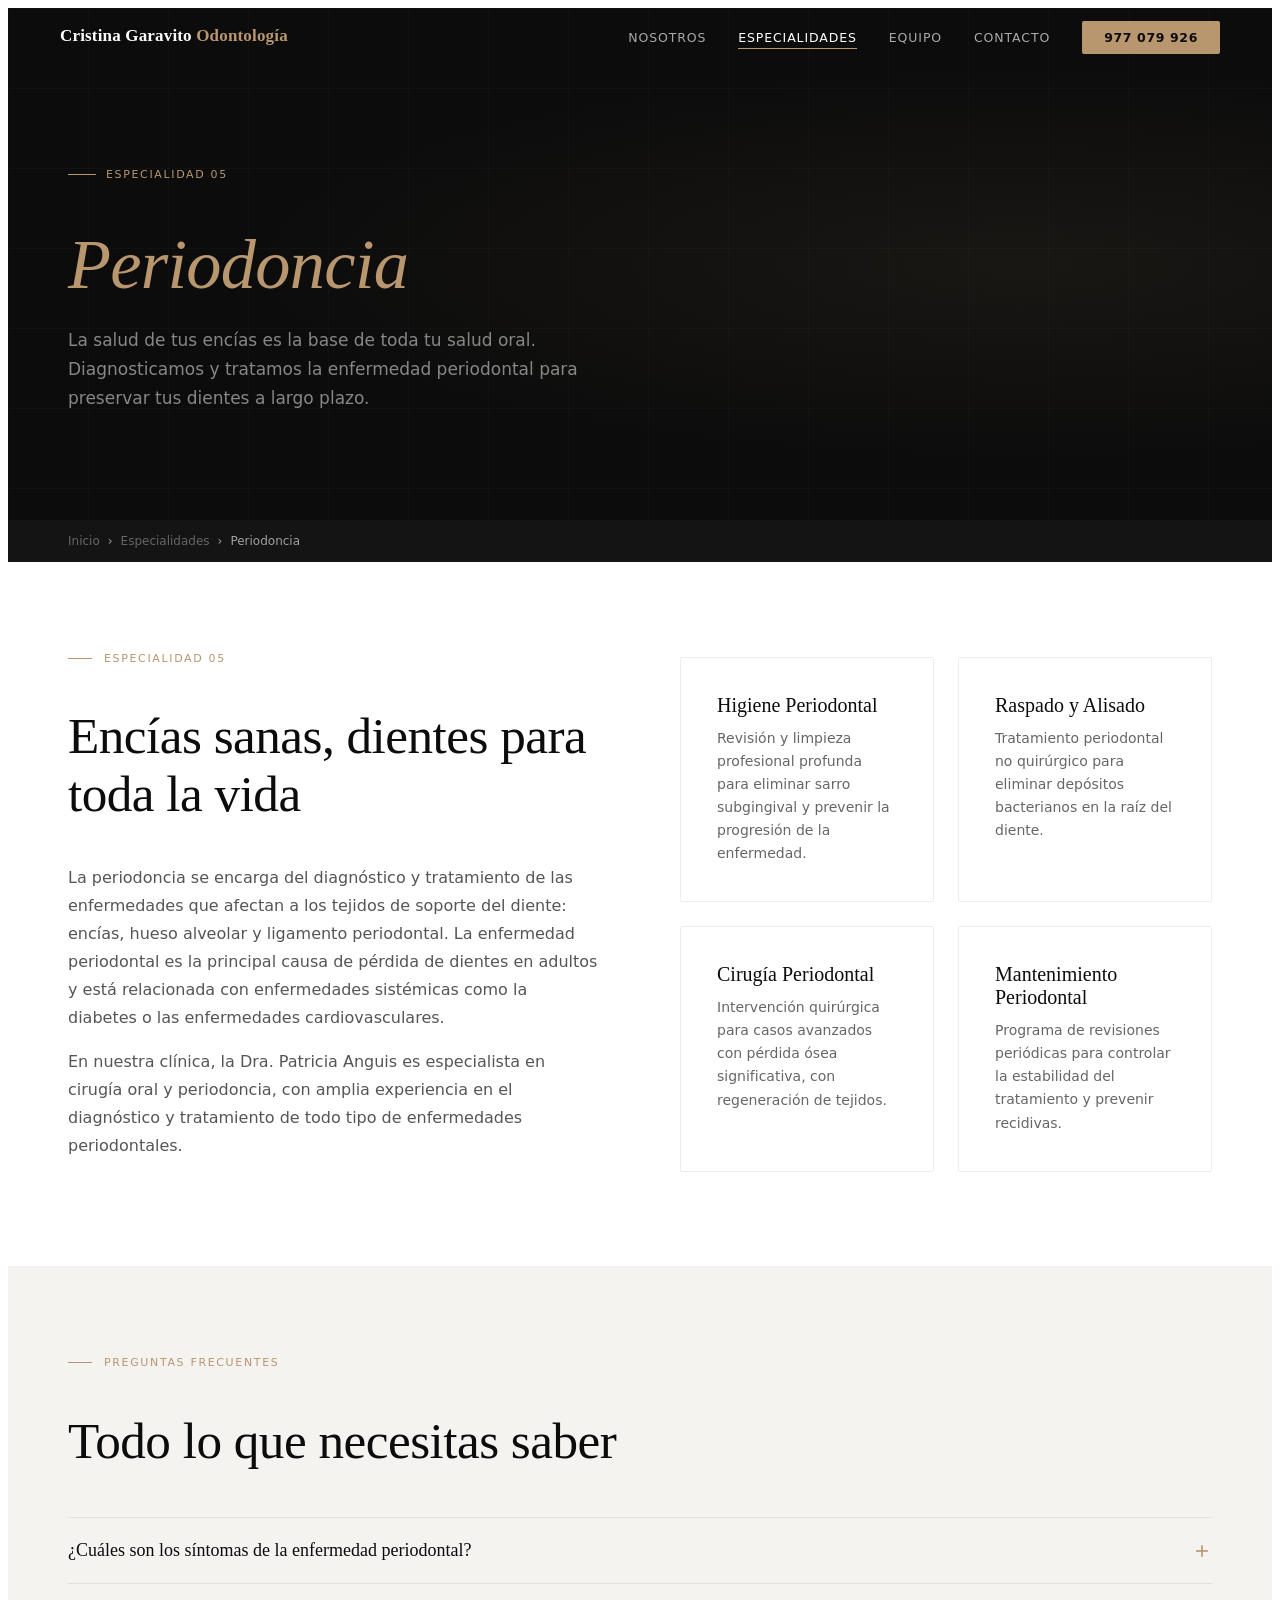
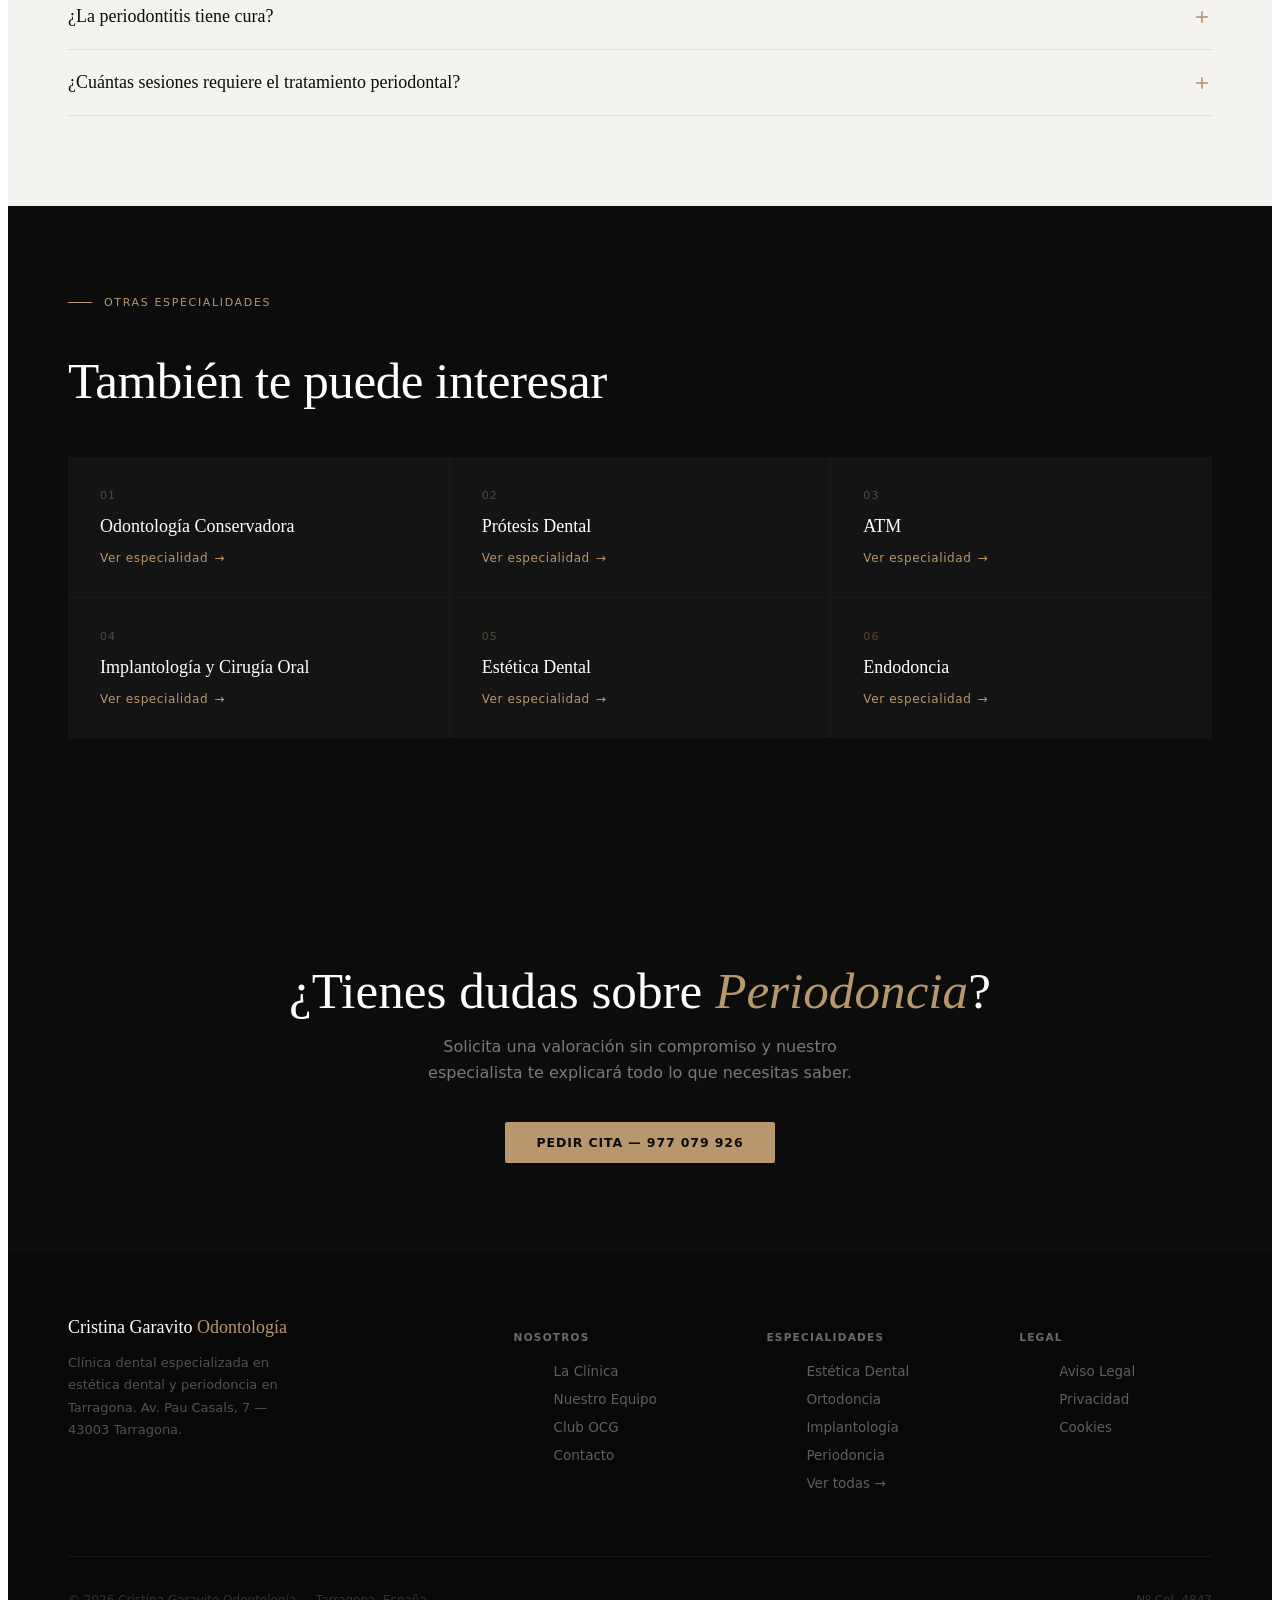
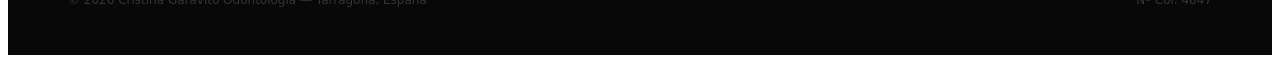
<file: especialidades/periodoncia.html>
﻿<!DOCTYPE html>
<html lang="es">
<head>
  <meta charset="UTF-8">
  <meta name="viewport" content="width=device-width, initial-scale=1.0">
  <title>Periodoncia en Tarragona | Odontología Cristina Garavito — Tarragona</title>
  <meta name="description" content="Tratamiento de la enfermedad periodontal en Tarragona. Prevención y tratamiento de la gingivitis y periodontitis. Dra. Patricia Anguis, especialista en periodoncia.">
  <link rel="canonical" href="https://www.odontologiacg.com/especialidades/periodoncia/">
  <link rel="stylesheet" href="../css/shared.css">
</head>
<body>

<nav id="nav">
  <a href="../index.html" class="nav-logo">Cristina Garavito <span>Odontología</span></a>
  <ul class="nav-links">
    <li><a href="../index.html#nosotros">Nosotros</a></li>
    <li><a href="../especialidades.html" class="active">Especialidades</a></li>
    <li><a href="../equipo.html">Equipo</a></li>
    <li><a href="../contacto.html">Contacto</a></li>
    <li><a href="tel:977079926" class="nav-cta">977 079 926</a></li>
  </ul>
</nav>

<div class="page-hero">
  <div class="page-hero-bg"></div>
  <div class="page-hero-grid"></div>
  <div class="page-hero-tag">Especialidad 05</div>
  <h1><em>Periodoncia</em></h1>
  <p>La salud de tus encías es la base de toda tu salud oral. Diagnosticamos y tratamos la enfermedad periodontal para preservar tus dientes a largo plazo.</p>
</div>

<div class="breadcrumb">
  <a href="../index.html">Inicio</a>
  <span>›</span>
  <a href="../especialidades.html">Especialidades</a>
  <span>›</span>
  <span>Periodoncia</span>
</div>


<section class="content-section">
  <div class="two-col">
    <div>
      <div class="section-tag">Especialidad 05</div>
      <h2 class="section-title">Encías sanas, dientes para toda la vida</h2>
      <p style="font-size:16px;color:#555;line-height:1.75;font-weight:300;margin-top:20px">La periodoncia se encarga del diagnóstico y tratamiento de las enfermedades que afectan a los tejidos de soporte del diente: encías, hueso alveolar y ligamento periodontal. La enfermedad periodontal es la principal causa de pérdida de dientes en adultos y está relacionada con enfermedades sistémicas como la diabetes o las enfermedades cardiovasculares.</p>
      <p style="font-size:16px;color:#555;line-height:1.75;font-weight:300;margin-top:16px">En nuestra clínica, la Dra. Patricia Anguis es especialista en cirugía oral y periodoncia, con amplia experiencia en el diagnóstico y tratamiento de todo tipo de enfermedades periodontales.</p>
    </div>
    <div class="cards-grid-2" style="margin-top:0">
      <div class="info-card">
        <div class="card-title">Higiene Periodontal</div>
        <div class="card-desc">Revisión y limpieza profesional profunda para eliminar sarro subgingival y prevenir la progresión de la enfermedad.</div>
      </div>
      <div class="info-card">
        <div class="card-title">Raspado y Alisado</div>
        <div class="card-desc">Tratamiento periodontal no quirúrgico para eliminar depósitos bacterianos en la raíz del diente.</div>
      </div>
      <div class="info-card">
        <div class="card-title">Cirugía Periodontal</div>
        <div class="card-desc">Intervención quirúrgica para casos avanzados con pérdida ósea significativa, con regeneración de tejidos.</div>
      </div>
      <div class="info-card">
        <div class="card-title">Mantenimiento Periodontal</div>
        <div class="card-desc">Programa de revisiones periódicas para controlar la estabilidad del tratamiento y prevenir recidivas.</div>
      </div>
    </div>
  </div>
</section>

<section class="content-section bg-off">
  <div class="section-tag">Preguntas Frecuentes</div>
  <h2 class="section-title">Todo lo que necesitas saber</h2>
  <div class="faq-list">
    <div class="faq-item">
      <div class="faq-q"><span>¿Cuáles son los síntomas de la enfermedad periodontal?</span><svg class="faq-icon" viewBox="0 0 24 24" fill="none" stroke="currentColor" stroke-width="2"><line x1="12" y1="5" x2="12" y2="19"/><line x1="5" y1="12" x2="19" y2="12"/></svg></div>
      <div class="faq-a">Los principales síntomas son: encías que sangran al cepillarse, encías inflamadas o retraídas, mal aliento persistente, dientes que se mueven o se separan y dolor al masticar. Si notas alguno de estos síntomas, es importante consultar cuanto antes.</div>
    </div>
    <div class="faq-item">
      <div class="faq-q"><span>¿La periodontitis tiene cura?</span><svg class="faq-icon" viewBox="0 0 24 24" fill="none" stroke="currentColor" stroke-width="2"><line x1="12" y1="5" x2="12" y2="19"/><line x1="5" y1="12" x2="19" y2="12"/></svg></div>
      <div class="faq-a">La periodontitis no se cura pero sí se controla y estabiliza con tratamiento adecuado. Una vez tratada, el mantenimiento periodontal regular es clave para prevenir la recidiva y mantener los dientes en buen estado.</div>
    </div>
    <div class="faq-item">
      <div class="faq-q"><span>¿Cuántas sesiones requiere el tratamiento periodontal?</span><svg class="faq-icon" viewBox="0 0 24 24" fill="none" stroke="currentColor" stroke-width="2"><line x1="12" y1="5" x2="12" y2="19"/><line x1="5" y1="12" x2="19" y2="12"/></svg></div>
      <div class="faq-a">Depende del grado de afectación. Un tratamiento básico puede realizarse en 2-4 sesiones, mientras que los casos más avanzados que requieren cirugía pueden precisar más tiempo y sesiones adicionales.</div>
    </div>
  </div>
</section>

<section class="content-section bg-black">
  <div class="section-tag">Otras Especialidades</div>
  <h2 class="section-title light">También te puede interesar</h2>
  <div class="related-grid">
    <a href="odontologia-conservadora.html" class="related-card">
      <span class="related-card-num">01</span>
      <div class="related-card-name">Odontología Conservadora</div>
      <div class="related-card-arrow">Ver especialidad <span>→</span></div>
    </a>
    <a href="protesis-dental.html" class="related-card">
      <span class="related-card-num">02</span>
      <div class="related-card-name">Prótesis Dental</div>
      <div class="related-card-arrow">Ver especialidad <span>→</span></div>
    </a>
    <a href="atm.html" class="related-card">
      <span class="related-card-num">03</span>
      <div class="related-card-name">ATM</div>
      <div class="related-card-arrow">Ver especialidad <span>→</span></div>
    </a>
    <a href="implantologia.html" class="related-card">
      <span class="related-card-num">04</span>
      <div class="related-card-name">Implantología y Cirugía Oral</div>
      <div class="related-card-arrow">Ver especialidad <span>→</span></div>
    </a>
    <a href="estetica-dental.html" class="related-card">
      <span class="related-card-num">05</span>
      <div class="related-card-name">Estética Dental</div>
      <div class="related-card-arrow">Ver especialidad <span>→</span></div>
    </a>
    <a href="endodoncia.html" class="related-card">
      <span class="related-card-num">06</span>
      <div class="related-card-name">Endodoncia</div>
      <div class="related-card-arrow">Ver especialidad <span>→</span></div>
    </a></div>
</section>

<section class="cta-banner">
  <h2>¿Tienes dudas sobre <em>Periodoncia</em>?</h2>
  <p>Solicita una valoración sin compromiso y nuestro especialista te explicará todo lo que necesitas saber.</p>
  <a href="../contacto.html" class="btn-primary">Pedir Cita — 977 079 926</a>
</section>


<footer>
  <div class="footer-top">
    <div class="footer-brand">
      <a href="../index.html" class="logo">Cristina Garavito <span>Odontología</span></a>
      <p>Clínica dental especializada en estética dental y periodoncia en Tarragona. Av. Pau Casals, 7 — 43003 Tarragona.</p>
    </div>
    <div class="footer-col">
      <h4>Nosotros</h4>
      <ul>
        <li><a href="../index.html#nosotros">La Clínica</a></li>
        <li><a href="../equipo.html">Nuestro Equipo</a></li>
        <li><a href="../index.html#club">Club OCG</a></li>
        <li><a href="../contacto.html">Contacto</a></li>
      </ul>
    </div>
    <div class="footer-col">
      <h4>Especialidades</h4>
      <ul>
        <li><a href="../especialidades/estetica-dental.html">Estética Dental</a></li>
        <li><a href="../especialidades/ortodoncia.html">Ortodoncia</a></li>
        <li><a href="../especialidades/implantologia.html">Implantología</a></li>
        <li><a href="../especialidades/periodoncia.html">Periodoncia</a></li>
        <li><a href="../especialidades.html">Ver todas →</a></li>
      </ul>
    </div>
    <div class="footer-col">
      <h4>Legal</h4>
      <ul>
        <li><a href="https://www.odontologiacg.com/aviso-legal/">Aviso Legal</a></li>
        <li><a href="https://www.odontologiacg.com/politica-de-privacidad/">Privacidad</a></li>
        <li><a href="https://www.odontologiacg.com/uso-de-cookies/">Cookies</a></li>
      </ul>
    </div>
  </div>
  <div class="footer-bottom">
    <p>© 2026 Cristina Garavito Odontología — Tarragona, España</p>
    <p>Nº Col. 4847</p>
  </div>
</footer>
<script>
  const nav = document.getElementById('nav');
  window.addEventListener('scroll', () => nav.classList.toggle('scrolled', window.scrollY > 60), { passive: true });
  document.querySelectorAll('.faq-q').forEach(q => {
    q.addEventListener('click', () => q.closest('.faq-item').classList.toggle('open'));
  });
</script>
</body>
</html>                                                                                                                                                                                                                                                                        
</file>
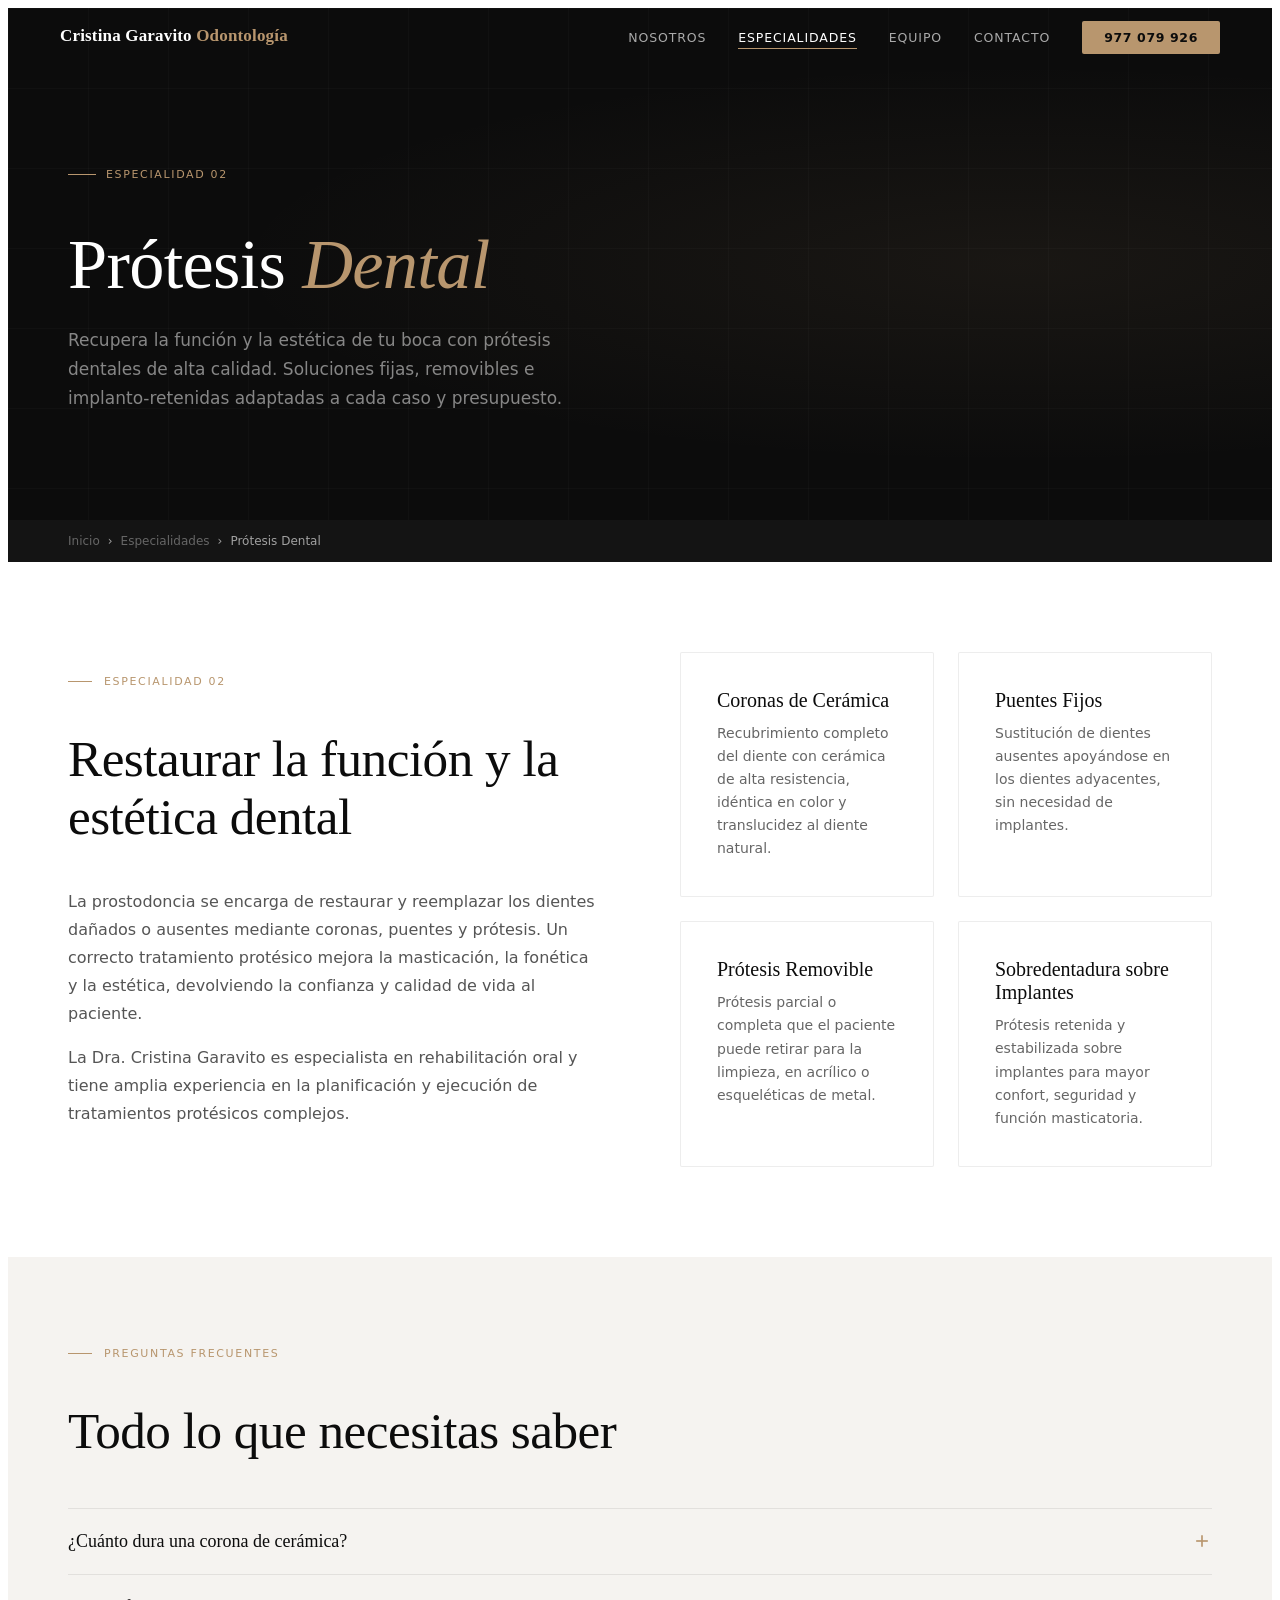
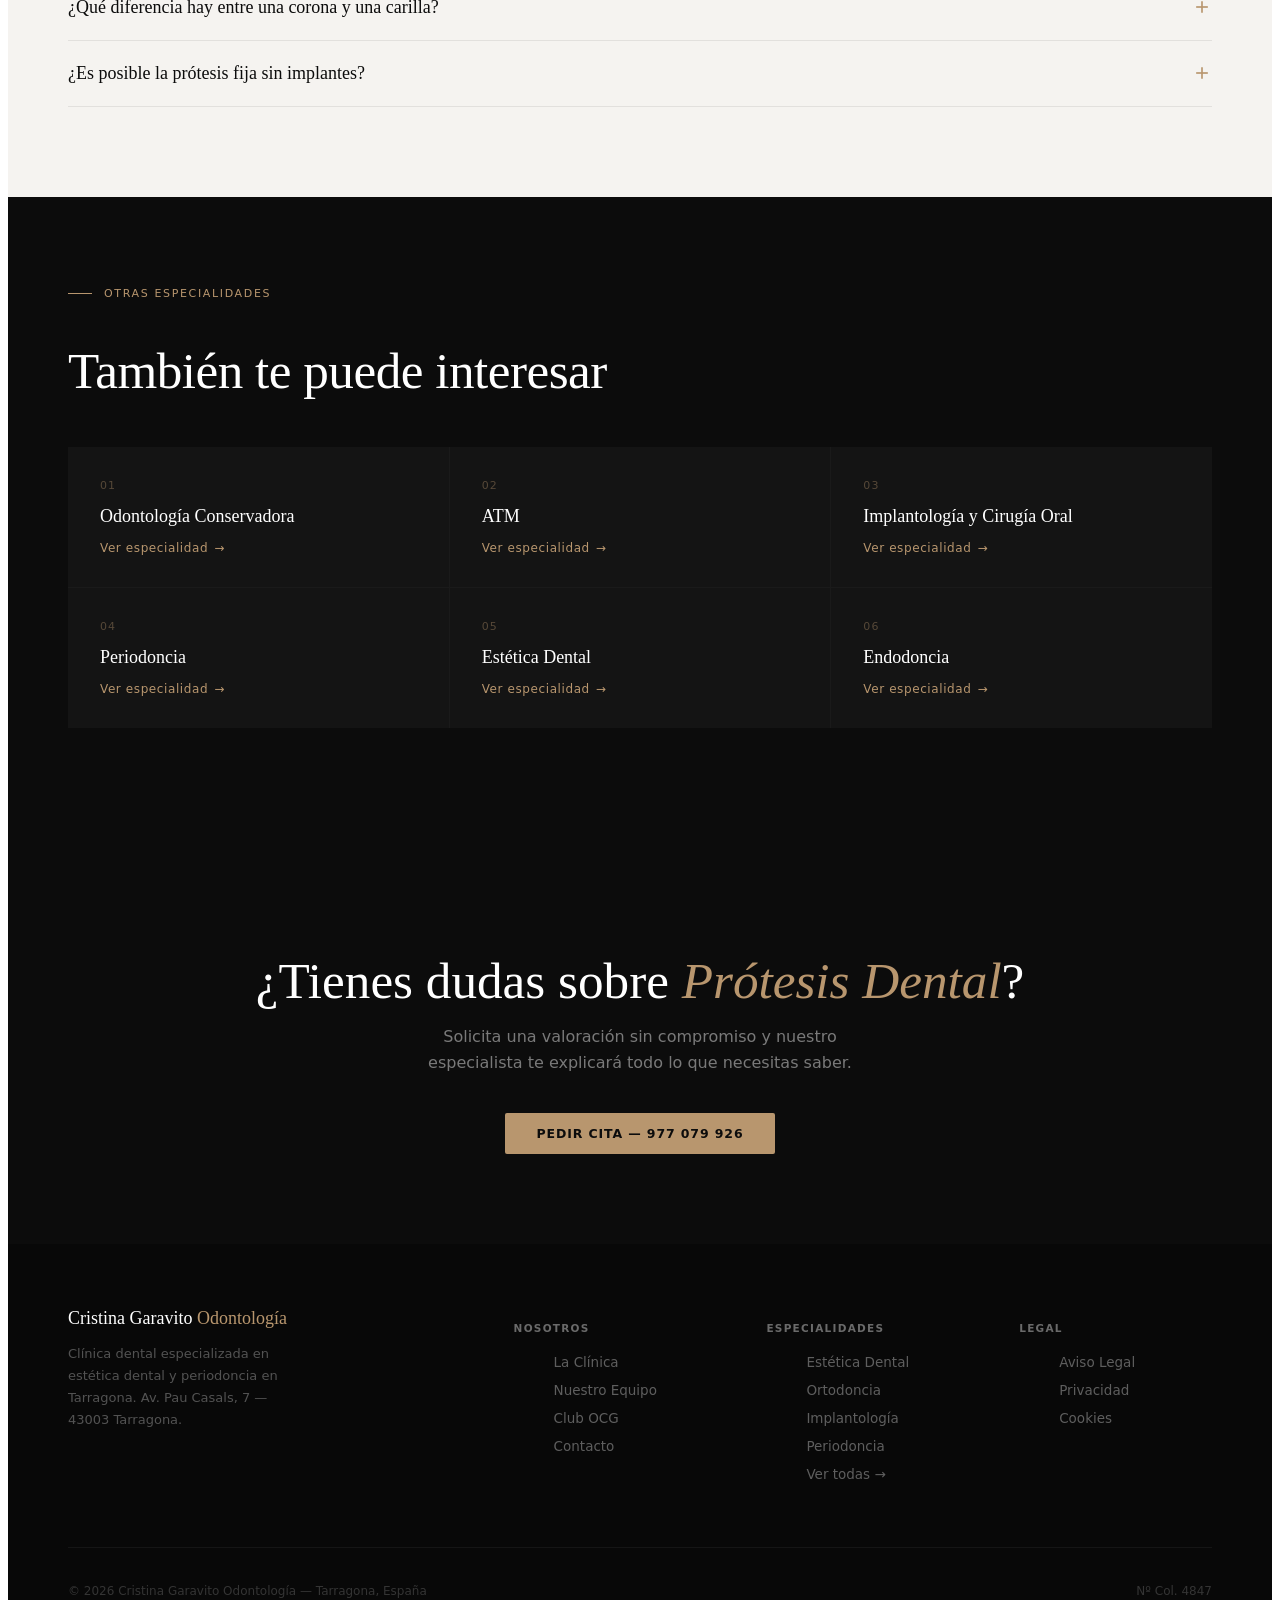
<file: especialidades/protesis-dental.html>
﻿<!DOCTYPE html>
<html lang="es">
<head>
  <meta charset="UTF-8">
  <meta name="viewport" content="width=device-width, initial-scale=1.0">
  <title>Prótesis Dental en Tarragona | Odontología Cristina Garavito — Tarragona</title>
  <meta name="description" content="Prótesis dental en Tarragona: prótesis fija, removible e implanto-retenida. Recupera la función masticatoria y la estética de tu sonrisa con materiales de alta calidad.">
  <link rel="canonical" href="https://www.odontologiacg.com/especialidades/protesis-dental/">
  <link rel="stylesheet" href="../css/shared.css">
</head>
<body>

<nav id="nav">
  <a href="../index.html" class="nav-logo">Cristina Garavito <span>Odontología</span></a>
  <ul class="nav-links">
    <li><a href="../index.html#nosotros">Nosotros</a></li>
    <li><a href="../especialidades.html" class="active">Especialidades</a></li>
    <li><a href="../equipo.html">Equipo</a></li>
    <li><a href="../contacto.html">Contacto</a></li>
    <li><a href="tel:977079926" class="nav-cta">977 079 926</a></li>
  </ul>
</nav>

<div class="page-hero">
  <div class="page-hero-bg"></div>
  <div class="page-hero-grid"></div>
  <div class="page-hero-tag">Especialidad 02</div>
  <h1>Prótesis <em>Dental</em></h1>
  <p>Recupera la función y la estética de tu boca con prótesis dentales de alta calidad. Soluciones fijas, removibles e implanto-retenidas adaptadas a cada caso y presupuesto.</p>
</div>

<div class="breadcrumb">
  <a href="../index.html">Inicio</a>
  <span>›</span>
  <a href="../especialidades.html">Especialidades</a>
  <span>›</span>
  <span>Prótesis Dental</span>
</div>


<section class="content-section">
  <div class="two-col">
    <div>
      <div class="section-tag">Especialidad 02</div>
      <h2 class="section-title">Restaurar la función y la estética dental</h2>
      <p style="font-size:16px;color:#555;line-height:1.75;font-weight:300;margin-top:20px">La prostodoncia se encarga de restaurar y reemplazar los dientes dañados o ausentes mediante coronas, puentes y prótesis. Un correcto tratamiento protésico mejora la masticación, la fonética y la estética, devolviendo la confianza y calidad de vida al paciente.</p>
      <p style="font-size:16px;color:#555;line-height:1.75;font-weight:300;margin-top:16px">La Dra. Cristina Garavito es especialista en rehabilitación oral y tiene amplia experiencia en la planificación y ejecución de tratamientos protésicos complejos.</p>
    </div>
    <div class="cards-grid-2" style="margin-top:0">
      <div class="info-card">
        <div class="card-title">Coronas de Cerámica</div>
        <div class="card-desc">Recubrimiento completo del diente con cerámica de alta resistencia, idéntica en color y translucidez al diente natural.</div>
      </div>
      <div class="info-card">
        <div class="card-title">Puentes Fijos</div>
        <div class="card-desc">Sustitución de dientes ausentes apoyándose en los dientes adyacentes, sin necesidad de implantes.</div>
      </div>
      <div class="info-card">
        <div class="card-title">Prótesis Removible</div>
        <div class="card-desc">Prótesis parcial o completa que el paciente puede retirar para la limpieza, en acrílico o esqueléticas de metal.</div>
      </div>
      <div class="info-card">
        <div class="card-title">Sobredentadura sobre Implantes</div>
        <div class="card-desc">Prótesis retenida y estabilizada sobre implantes para mayor confort, seguridad y función masticatoria.</div>
      </div>
    </div>
  </div>
</section>

<section class="content-section bg-off">
  <div class="section-tag">Preguntas Frecuentes</div>
  <h2 class="section-title">Todo lo que necesitas saber</h2>
  <div class="faq-list">
    <div class="faq-item">
      <div class="faq-q"><span>¿Cuánto dura una corona de cerámica?</span><svg class="faq-icon" viewBox="0 0 24 24" fill="none" stroke="currentColor" stroke-width="2"><line x1="12" y1="5" x2="12" y2="19"/><line x1="5" y1="12" x2="19" y2="12"/></svg></div>
      <div class="faq-a">Con un buen mantenimiento, una corona de cerámica puede durar entre 10 y 20 años. La longevidad depende de los hábitos de higiene, las revisiones periódicas y el manejo de hábitos parafuncionales como el bruxismo.</div>
    </div>
    <div class="faq-item">
      <div class="faq-q"><span>¿Qué diferencia hay entre una corona y una carilla?</span><svg class="faq-icon" viewBox="0 0 24 24" fill="none" stroke="currentColor" stroke-width="2"><line x1="12" y1="5" x2="12" y2="19"/><line x1="5" y1="12" x2="19" y2="12"/></svg></div>
      <div class="faq-a">La carilla es una lámina fina que cubre solo la cara visible del diente con un mínimo desgaste, mientras que la corona recubre el diente por completo. La corona está indicada cuando el diente está muy destruido o ha recibido una endodoncia.</div>
    </div>
    <div class="faq-item">
      <div class="faq-q"><span>¿Es posible la prótesis fija sin implantes?</span><svg class="faq-icon" viewBox="0 0 24 24" fill="none" stroke="currentColor" stroke-width="2"><line x1="12" y1="5" x2="12" y2="19"/><line x1="5" y1="12" x2="19" y2="12"/></svg></div>
      <div class="faq-a">Sí, mediante un puente fijo convencional que se apoya sobre los dientes naturales adyacentes al hueco. Esta opción requiere tallar los dientes pilares, por lo que siempre evaluamos si los implantes son más recomendables según el caso.</div>
    </div>
  </div>
</section>

<section class="content-section bg-black">
  <div class="section-tag">Otras Especialidades</div>
  <h2 class="section-title light">También te puede interesar</h2>
  <div class="related-grid">
    <a href="odontologia-conservadora.html" class="related-card">
      <span class="related-card-num">01</span>
      <div class="related-card-name">Odontología Conservadora</div>
      <div class="related-card-arrow">Ver especialidad <span>→</span></div>
    </a>
    <a href="atm.html" class="related-card">
      <span class="related-card-num">02</span>
      <div class="related-card-name">ATM</div>
      <div class="related-card-arrow">Ver especialidad <span>→</span></div>
    </a>
    <a href="implantologia.html" class="related-card">
      <span class="related-card-num">03</span>
      <div class="related-card-name">Implantología y Cirugía Oral</div>
      <div class="related-card-arrow">Ver especialidad <span>→</span></div>
    </a>
    <a href="periodoncia.html" class="related-card">
      <span class="related-card-num">04</span>
      <div class="related-card-name">Periodoncia</div>
      <div class="related-card-arrow">Ver especialidad <span>→</span></div>
    </a>
    <a href="estetica-dental.html" class="related-card">
      <span class="related-card-num">05</span>
      <div class="related-card-name">Estética Dental</div>
      <div class="related-card-arrow">Ver especialidad <span>→</span></div>
    </a>
    <a href="endodoncia.html" class="related-card">
      <span class="related-card-num">06</span>
      <div class="related-card-name">Endodoncia</div>
      <div class="related-card-arrow">Ver especialidad <span>→</span></div>
    </a></div>
</section>

<section class="cta-banner">
  <h2>¿Tienes dudas sobre <em>Prótesis Dental</em>?</h2>
  <p>Solicita una valoración sin compromiso y nuestro especialista te explicará todo lo que necesitas saber.</p>
  <a href="../contacto.html" class="btn-primary">Pedir Cita — 977 079 926</a>
</section>


<footer>
  <div class="footer-top">
    <div class="footer-brand">
      <a href="../index.html" class="logo">Cristina Garavito <span>Odontología</span></a>
      <p>Clínica dental especializada en estética dental y periodoncia en Tarragona. Av. Pau Casals, 7 — 43003 Tarragona.</p>
    </div>
    <div class="footer-col">
      <h4>Nosotros</h4>
      <ul>
        <li><a href="../index.html#nosotros">La Clínica</a></li>
        <li><a href="../equipo.html">Nuestro Equipo</a></li>
        <li><a href="../index.html#club">Club OCG</a></li>
        <li><a href="../contacto.html">Contacto</a></li>
      </ul>
    </div>
    <div class="footer-col">
      <h4>Especialidades</h4>
      <ul>
        <li><a href="../especialidades/estetica-dental.html">Estética Dental</a></li>
        <li><a href="../especialidades/ortodoncia.html">Ortodoncia</a></li>
        <li><a href="../especialidades/implantologia.html">Implantología</a></li>
        <li><a href="../especialidades/periodoncia.html">Periodoncia</a></li>
        <li><a href="../especialidades.html">Ver todas →</a></li>
      </ul>
    </div>
    <div class="footer-col">
      <h4>Legal</h4>
      <ul>
        <li><a href="https://www.odontologiacg.com/aviso-legal/">Aviso Legal</a></li>
        <li><a href="https://www.odontologiacg.com/politica-de-privacidad/">Privacidad</a></li>
        <li><a href="https://www.odontologiacg.com/uso-de-cookies/">Cookies</a></li>
      </ul>
    </div>
  </div>
  <div class="footer-bottom">
    <p>© 2026 Cristina Garavito Odontología — Tarragona, España</p>
    <p>Nº Col. 4847</p>
  </div>
</footer>
<script>
  const nav = document.getElementById('nav');
  window.addEventListener('scroll', () => nav.classList.toggle('scrolled', window.scrollY > 60), { passive: true });
  document.querySelectorAll('.faq-q').forEach(q => {
    q.addEventListener('click', () => q.closest('.faq-item').classList.toggle('open'));
  });
</script>
</body>
</html>                                                                                                                                                                                                                                                                                                             
</file>
<file: css/shared.css>
:root {
  --black:      #0c0c0c;
  --dark:       #141414;
  --mid:        #1e1e1e;
  --gold:       #b8966e;
  --gold-light: #d4b896;
  --gold-pale:  rgba(184,150,110,0.12);
  --white:      #ffffff;
  --off-white:  #f5f3f0;
  --gray:       #888888;
  --text:       #333333;
  --serif: 'Playfair Display', Georgia, serif;
  --sans:  'DM Sans', system-ui, sans-serif;
  --nav-h: 72px;
}

html { scroll-behavior: smooth; }

body {
  font-family: var(--sans);
  color: var(--text);
  background: var(--white);
  overflow-x: hidden;
  -webkit-font-smoothing: antialiased;
}

/* ── NAV ────────────────────────────────── */
nav {
  position: fixed;
  top: 0; left: 0; right: 0;
  z-index: 100;
  height: var(--nav-h);
  padding: 0 60px;
  display: flex;
  align-items: center;
  justify-content: space-between;
  transition: background 0.4s, box-shadow 0.4s;
}

nav.scrolled {
  background: rgba(12,12,12,0.96);
  backdrop-filter: blur(16px);
  box-shadow: 0 1px 0 rgba(255,255,255,0.05);
}

.nav-logo {
  font-family: var(--serif);
  font-size: 17px;
  font-weight: 600;
  color: var(--white);
  letter-spacing: 0.01em;
  text-decoration: none;
  flex-shrink: 0;
}
.nav-logo span { color: var(--gold); }

.nav-links {
  display: flex;
  gap: 32px;
  list-style: none;
  align-items: center;
}

.nav-links a {
  color: rgba(255,255,255,0.65);
  text-decoration: none;
  font-size: 12.5px;
  font-weight: 400;
  letter-spacing: 0.07em;
  text-transform: uppercase;
  transition: color 0.2s;
  position: relative;
}
.nav-links a:hover,
.nav-links a.active { color: var(--white); }

.nav-links a.active::after {
  content: '';
  position: absolute;
  bottom: -4px; left: 0; right: 0;
  height: 1px;
  background: var(--gold);
}

.nav-cta {
  background: var(--gold) !important;
  color: var(--black) !important;
  padding: 9px 22px;
  border-radius: 2px;
  font-weight: 600 !important;
  letter-spacing: 0.05em !important;
  transition: background 0.2s !important;
}
.nav-cta:hover { background: var(--gold-light) !important; }
.nav-cta::after { display: none !important; }

/* ── BUTTONS ────────────────────────────── */
.btn-primary {
  display: inline-block;
  background: var(--gold);
  color: var(--black);
  padding: 13px 32px;
  border-radius: 2px;
  font-size: 12.5px;
  font-weight: 600;
  letter-spacing: 0.07em;
  text-transform: uppercase;
  text-decoration: none;
  border: none;
  cursor: pointer;
  transition: background 0.2s, transform 0.15s;
}
.btn-primary:hover {
  background: var(--gold-light);
  transform: translateY(-1px);
}

.btn-ghost {
  display: inline-block;
  color: rgba(255,255,255,0.6);
  font-size: 12.5px;
  font-weight: 400;
  letter-spacing: 0.07em;
  text-transform: uppercase;
  text-decoration: none;
  border-bottom: 1px solid rgba(255,255,255,0.2);
  padding-bottom: 2px;
  transition: color 0.2s, border-color 0.2s;
}
.btn-ghost:hover {
  color: var(--white);
  border-color: rgba(255,255,255,0.5);
}

.btn-ghost-dark {
  display: inline-block;
  color: var(--text);
  font-size: 12.5px;
  font-weight: 400;
  letter-spacing: 0.07em;
  text-transform: uppercase;
  text-decoration: none;
  border-bottom: 1px solid rgba(0,0,0,0.2);
  padding-bottom: 2px;
  transition: color 0.2s, border-color 0.2s;
}
.btn-ghost-dark:hover {
  color: var(--black);
  border-color: rgba(0,0,0,0.5);
}

.btn-outline {
  display: inline-block;
  background: transparent;
  color: var(--white);
  padding: 12px 30px;
  border: 1px solid rgba(255,255,255,0.25);
  border-radius: 2px;
  font-size: 12.5px;
  font-weight: 500;
  letter-spacing: 0.07em;
  text-transform: uppercase;
  text-decoration: none;
  transition: border-color 0.2s, color 0.2s;
}
.btn-outline:hover {
  border-color: var(--gold);
  color: var(--gold);
}

/* ── SECTION BASICS ─────────────────────── */
.section-tag {
  display: flex;
  align-items: center;
  gap: 12px;
  color: var(--gold);
  font-size: 11px;
  font-weight: 500;
  letter-spacing: 0.15em;
  text-transform: uppercase;
  margin-bottom: 16px;
}
.section-tag::before {
  content: '';
  display: block;
  width: 24px;
  height: 1px;
  background: var(--gold);
  flex-shrink: 0;
}

.section-title {
  font-family: var(--serif);
  font-size: clamp(34px, 4vw, 56px);
  font-weight: 400;
  line-height: 1.12;
  letter-spacing: -0.01em;
  color: var(--black);
}
.section-title.light { color: var(--white); }
.section-title em { font-style: italic; color: var(--gold); }

/* ── PAGE HERO (inner pages) ────────────── */
.page-hero {
  background: var(--black);
  padding: 160px 60px 90px;
  position: relative;
  overflow: hidden;
}
.page-hero-bg {
  position: absolute;
  inset: 0;
  background: radial-gradient(ellipse at 80% 50%, rgba(184,150,110,0.08) 0%, transparent 55%);
  pointer-events: none;
}
.page-hero-grid {
  position: absolute;
  inset: 0;
  background-image:
    linear-gradient(rgba(255,255,255,0.018) 1px, transparent 1px),
    linear-gradient(90deg, rgba(255,255,255,0.018) 1px, transparent 1px);
  background-size: 80px 80px;
  pointer-events: none;
}
.page-hero-tag {
  display: flex;
  align-items: center;
  gap: 10px;
  color: var(--gold);
  font-size: 11px;
  font-weight: 500;
  letter-spacing: 0.15em;
  text-transform: uppercase;
  margin-bottom: 28px;
}
.page-hero-tag::before {
  content: '';
  display: block;
  width: 28px;
  height: 1px;
  background: var(--gold);
}
.page-hero h1 {
  font-family: var(--serif);
  font-size: clamp(42px, 5.5vw, 80px);
  font-weight: 400;
  color: var(--white);
  line-height: 1.05;
  letter-spacing: -0.01em;
  max-width: 700px;
  margin-bottom: 24px;
}
.page-hero h1 em { font-style: italic; color: var(--gold); }
.page-hero p {
  font-size: 17px;
  color: rgba(255,255,255,0.5);
  line-height: 1.7;
  max-width: 520px;
  font-weight: 300;
}

/* ── BREADCRUMB ─────────────────────────── */
.breadcrumb {
  background: var(--dark);
  padding: 14px 60px;
  display: flex;
  gap: 8px;
  align-items: center;
  font-size: 12px;
  color: rgba(255,255,255,0.35);
}
.breadcrumb a {
  color: rgba(255,255,255,0.35);
  text-decoration: none;
  transition: color 0.2s;
}
.breadcrumb a:hover { color: var(--gold); }
.breadcrumb span { color: rgba(255,255,255,0.6); }

/* ── FOOTER ─────────────────────────────── */
footer {
  background: #080808;
  padding: 64px 60px 36px;
}

.footer-top {
  display: grid;
  grid-template-columns: 2fr 1fr 1fr 1fr;
  gap: 60px;
  margin-bottom: 48px;
}

.footer-brand .logo {
  font-family: var(--serif);
  font-size: 18px;
  color: var(--white);
  font-weight: 500;
  margin-bottom: 14px;
  display: block;
  text-decoration: none;
}
.footer-brand .logo span { color: var(--gold); }
.footer-brand p {
  font-size: 13px;
  color: rgba(255,255,255,0.3);
  line-height: 1.7;
  max-width: 240px;
}

.footer-col h4 {
  font-size: 10.5px;
  font-weight: 600;
  letter-spacing: 0.12em;
  text-transform: uppercase;
  color: rgba(255,255,255,0.4);
  margin-bottom: 18px;
}
.footer-col ul { list-style: none; }
.footer-col li { margin-bottom: 9px; }
.footer-col a {
  color: rgba(255,255,255,0.35);
  text-decoration: none;
  font-size: 13.5px;
  transition: color 0.2s;
}
.footer-col a:hover { color: var(--gold); }

.footer-bottom {
  border-top: 1px solid rgba(255,255,255,0.05);
  padding-top: 24px;
  display: flex;
  justify-content: space-between;
  align-items: center;
  flex-wrap: wrap;
  gap: 8px;
}
.footer-bottom p { font-size: 12px; color: rgba(255,255,255,0.18); }

/* ── CTA BANNER ─────────────────────────── */
.cta-banner {
  background: var(--black);
  padding: 90px 60px;
  text-align: center;
}
.cta-banner h2 {
  font-family: var(--serif);
  font-size: clamp(34px, 4vw, 52px);
  color: var(--white);
  font-weight: 400;
  margin-bottom: 14px;
}
.cta-banner h2 em { font-style: italic; color: var(--gold); }
.cta-banner p {
  font-size: 16px;
  color: rgba(255,255,255,0.45);
  max-width: 460px;
  margin: 0 auto 36px;
  line-height: 1.65;
  font-weight: 300;
}

/* ── CONTENT SECTIONS ───────────────────── */
.content-section {
  padding: 90px 60px;
}
.content-section.bg-off { background: var(--off-white); }
.content-section.bg-dark { background: var(--dark); }
.content-section.bg-black { background: var(--black); }

.two-col {
  display: grid;
  grid-template-columns: 1fr 1fr;
  gap: 80px;
  align-items: center;
}

/* ── CARDS ──────────────────────────────── */
.cards-grid-3 {
  display: grid;
  grid-template-columns: repeat(3, 1fr);
  gap: 24px;
  margin-top: 48px;
}
.cards-grid-2 {
  display: grid;
  grid-template-columns: repeat(2, 1fr);
  gap: 24px;
  margin-top: 48px;
}

.info-card {
  background: var(--white);
  border: 1px solid rgba(0,0,0,0.07);
  border-radius: 2px;
  padding: 36px;
  transition: box-shadow 0.3s;
}
.info-card:hover { box-shadow: 0 12px 32px rgba(0,0,0,0.07); }

.info-card-dark {
  background: var(--mid);
  border-radius: 2px;
  padding: 36px;
  position: relative;
  overflow: hidden;
  transition: background 0.3s;
}
.info-card-dark:hover { background: #222; }
.info-card-dark::after {
  content: '';
  position: absolute;
  bottom: 0; left: 0;
  width: 0; height: 1px;
  background: var(--gold);
  transition: width 0.4s;
}
.info-card-dark:hover::after { width: 100%; }

.card-icon {
  width: 38px;
  height: 38px;
  color: var(--gold);
  margin-bottom: 20px;
}
.card-title {
  font-family: var(--serif);
  font-size: 20px;
  font-weight: 500;
  color: var(--black);
  margin-bottom: 10px;
}
.card-title-light {
  font-family: var(--serif);
  font-size: 20px;
  font-weight: 500;
  color: var(--white);
  margin-bottom: 10px;
}
.card-desc {
  font-size: 14px;
  color: #666;
  line-height: 1.65;
  font-weight: 300;
}
.card-desc-light {
  font-size: 14px;
  color: rgba(255,255,255,0.45);
  line-height: 1.65;
  font-weight: 300;
}

/* ── RELATED SPECIALTIES ────────────────── */
.related-grid {
  display: grid;
  grid-template-columns: repeat(3, 1fr);
  gap: 1px;
  background: rgba(255,255,255,0.06);
  margin-top: 48px;
}
.related-card {
  background: var(--dark);
  padding: 32px;
  text-decoration: none;
  transition: background 0.25s;
  display: block;
}
.related-card:hover { background: var(--mid); }
.related-card-num {
  font-size: 11px;
  color: rgba(184,150,110,0.4);
  letter-spacing: 0.1em;
  margin-bottom: 14px;
  display: block;
}
.related-card-name {
  font-family: var(--serif);
  font-size: 18px;
  color: var(--white);
  font-weight: 400;
  margin-bottom: 6px;
}
.related-card-arrow {
  font-size: 12px;
  color: var(--gold);
  letter-spacing: 0.05em;
  display: flex;
  align-items: center;
  gap: 6px;
  margin-top: 14px;
}

/* ── FAQ ────────────────────────────────── */
.faq-list { margin-top: 48px; }
.faq-item {
  border-top: 1px solid rgba(0,0,0,0.08);
  padding: 22px 0;
}
.faq-item:last-child { border-bottom: 1px solid rgba(0,0,0,0.08); }
.faq-q {
  font-family: var(--serif);
  font-size: 18px;
  font-weight: 400;
  color: var(--black);
  cursor: pointer;
  display: flex;
  justify-content: space-between;
  align-items: center;
  gap: 20px;
  user-select: none;
}
.faq-q span { flex: 1; }
.faq-icon {
  width: 20px;
  height: 20px;
  color: var(--gold);
  flex-shrink: 0;
  transition: transform 0.3s;
}
.faq-item.open .faq-icon { transform: rotate(45deg); }
.faq-a {
  font-size: 15px;
  color: #555;
  line-height: 1.7;
  font-weight: 300;
  max-height: 0;
  overflow: hidden;
  transition: max-height 0.35s ease, padding-top 0.3s;
}
.faq-item.open .faq-a {
  max-height: 400px;
  padding-top: 14px;
}

/* ── MOBILE ─────────────────────────────── */
@media (max-width: 1024px) {
  nav { padding: 0 24px; }
  .nav-links { display: none; }
  .page-hero { padding: 130px 24px 70px; }
  .breadcrumb { padding: 12px 24px; }
  .content-section { padding: 64px 24px; }
  .cta-banner { padding: 70px 24px; }
  footer { padding: 56px 24px 32px; }
  .two-col { grid-template-columns: 1fr; gap: 40px; }
  .cards-grid-3 { grid-template-columns: 1fr 1fr; }
  .related-grid { grid-template-columns: 1fr 1fr; }
  .footer-top { grid-template-columns: 1fr 1fr; gap: 36px; }
}
@media (max-width: 640px) {
  .cards-grid-3 { grid-template-columns: 1fr; }
  .cards-grid-2 { grid-template-columns: 1fr; }
  .related-grid { grid-template-columns: 1fr; }
  .footer-top { grid-template-columns: 1fr; }
}
</file>
